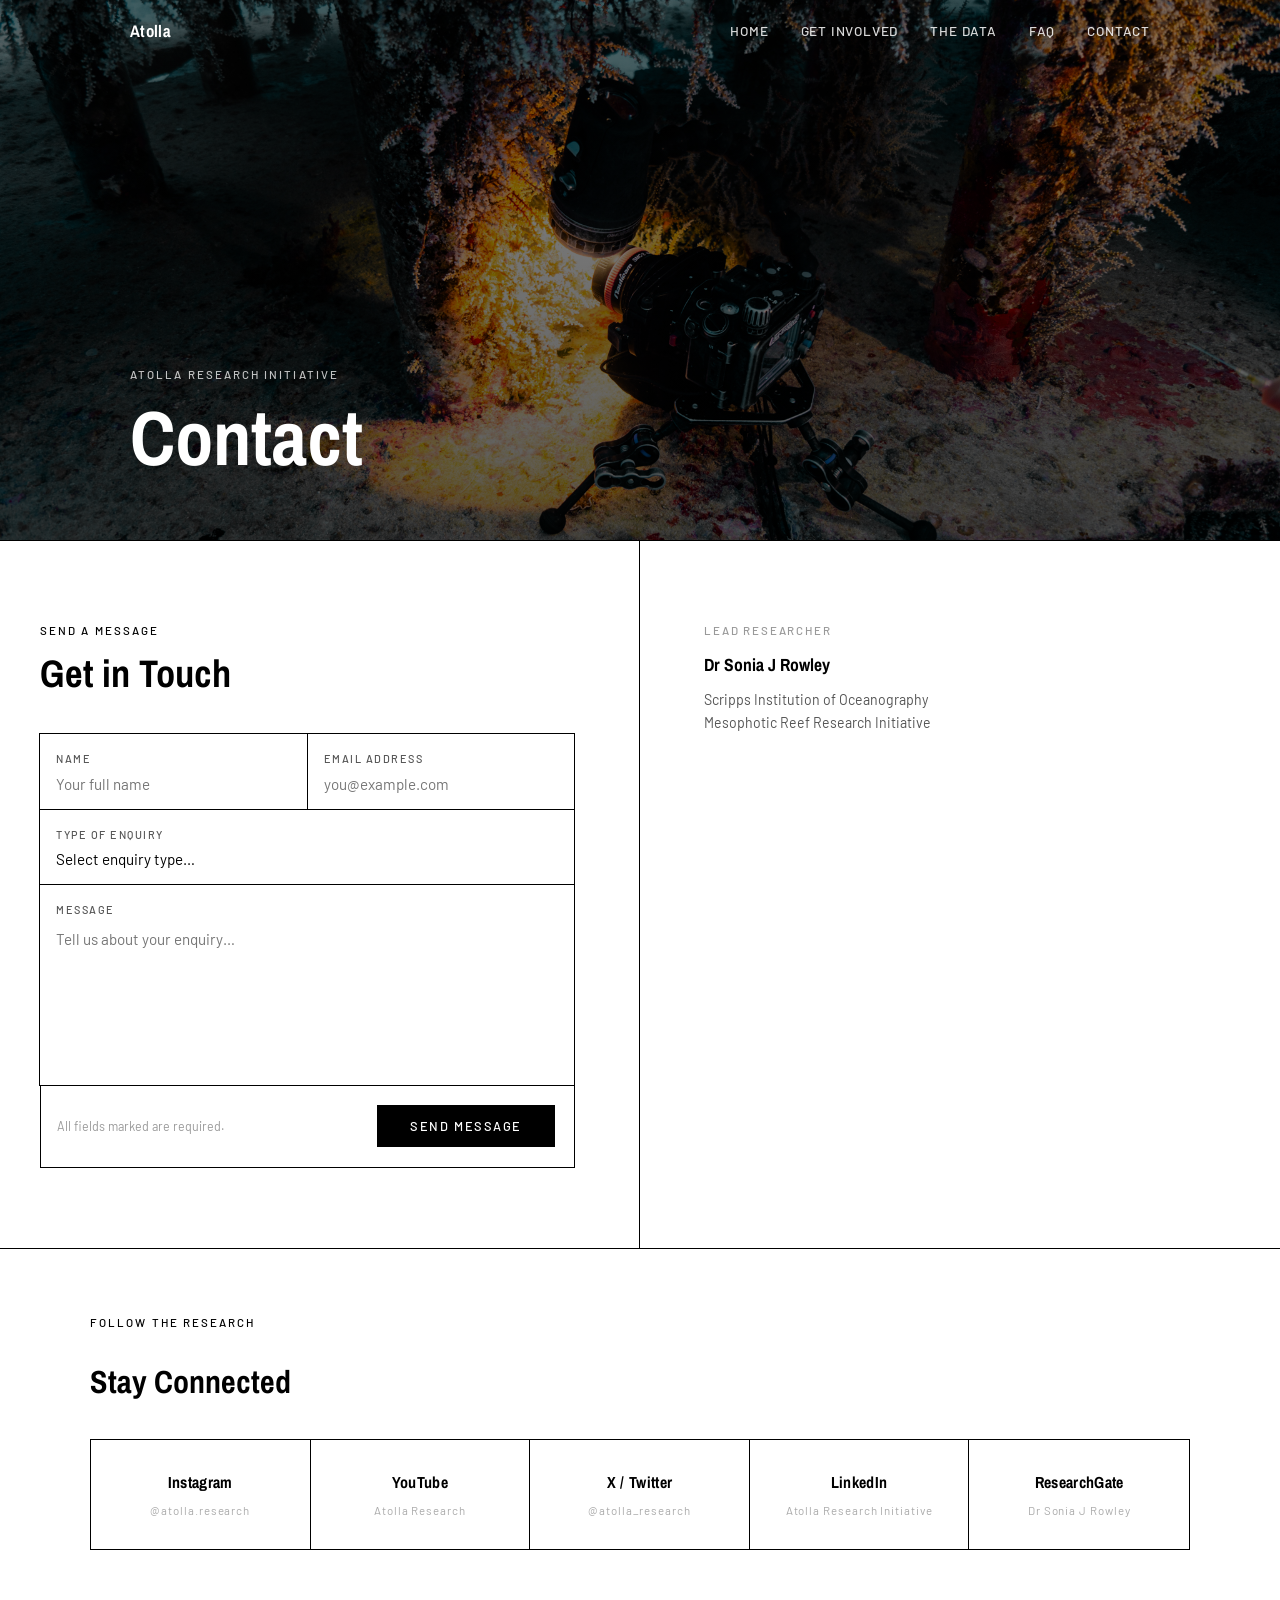
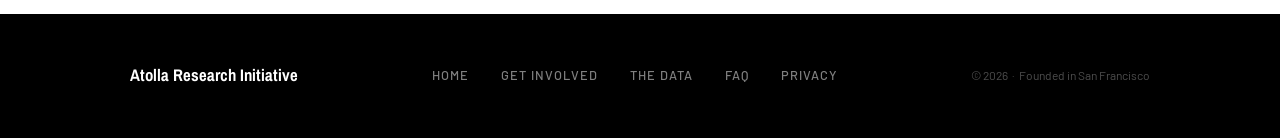
<file: contact.html>
<!DOCTYPE html>
<html lang="en">
<head>
  <meta charset="UTF-8" />
  <meta name="viewport" content="width=device-width, initial-scale=1.0" />
  <title>Contact | Atolla Research Initiative — Mesophotic Reef Research</title>
  <meta name="description" content="Contact the Atolla Research Initiative for research collaboration, media enquiries, citizen science, or to support mesophotic reef and gorgonian coral research." />
  <meta name="robots" content="index, follow, max-image-preview:large" />
  <link rel="canonical" href="https://atolla.bio/contact" />

  <meta property="og:type" content="website" />
  <meta property="og:site_name" content="Atolla Research Initiative" />
  <meta property="og:title" content="Contact the Atolla Research Initiative" />
  <meta property="og:description" content="Get in touch for research collaboration, media, citizen science, or to support mesophotic reef research." />
  <meta property="og:url" content="https://atolla.bio/contact" />
  <meta property="og:image" content="https://atolla.bio/images/og-image.jpg" />
  <meta property="og:image:width" content="1200" />
  <meta property="og:image:height" content="630" />

  <meta name="twitter:card" content="summary_large_image" />
  <meta name="twitter:title" content="Contact the Atolla Research Initiative" />
  <meta name="twitter:description" content="Research collaboration, media, citizen science, or support." />
  <meta name="twitter:image" content="https://atolla.bio/images/og-image.jpg" />

  <link rel="icon" href="/images/favicon.png" type="image/png" />
  <meta name="theme-color" content="#0a1a2f" />
  <style>
    @import url('https://fonts.googleapis.com/css2?family=Archivo+Narrow:wght@400;500;600;700&family=Barlow:wght@300;400;500&display=swap');

    *, *::before, *::after { box-sizing: border-box; margin: 0; padding: 0; }
    html { scroll-behavior: smooth; font-size: 16px; }

    body {
      font-family: 'Barlow', system-ui, sans-serif;
      font-weight: 400;
      color: #000000;
      background: #ffffff;
      line-height: 1.65;
      -webkit-font-smoothing: antialiased;
    }

    img { display: block; max-width: 100%; }
    a { color: inherit; text-decoration: none; }

    .label-upper {
      font-family: 'Barlow', sans-serif;
      font-size: 0.72rem;
      font-weight: 500;
      letter-spacing: 0.18em;
      text-transform: uppercase;
      color: #000000;
      display: block;
      margin-bottom: 0.75rem;
    }

    .label-upper--white { color: #ffffff; }

    .section-heading {
      font-family: 'Archivo Narrow', sans-serif;
      font-weight: 700;
      font-size: clamp(2rem, 4vw, 3.2rem);
      line-height: 1.1;
      color: #000000;
    }

    .section-heading--sm { font-size: clamp(1.6rem, 3vw, 2.4rem); }

    hr.divider { border: none; border-top: 1px solid #000000; margin: 0; }

    .container { max-width: 1100px; margin: 0 auto; padding: 0 40px; }
    .section { padding: 7rem 0; }

    /* ── NAV ── */
    .nav {
      position: fixed;
      top: 0; left: 0; right: 0;
      z-index: 1000;
      height: 64px;
      display: flex;
      align-items: center;
      background: transparent;
      border-bottom: 1px solid transparent;
      transition: background 0.25s, border-color 0.25s;
    }

    .nav.scrolled { background: #ffffff; border-bottom-color: #000000; }

    .nav__inner {
      max-width: 1100px;
      margin: 0 auto;
      padding: 0 40px;
      width: 100%;
      display: flex;
      align-items: center;
      justify-content: space-between;
    }

    .nav__logo {
      font-family: 'Archivo Narrow', sans-serif;
      font-weight: 700;
      font-size: 1.05rem;
      letter-spacing: 0.02em;
      color: #ffffff;
      transition: color 0.25s;
    }

    .nav.scrolled .nav__logo { color: #000000; }

    .nav__links { display: flex; align-items: center; gap: 2rem; }

    .nav__links a {
      font-family: 'Barlow', sans-serif;
      font-size: 0.85rem;
      font-weight: 500;
      letter-spacing: 0.06em;
      text-transform: uppercase;
      color: rgba(255,255,255,0.85);
      transition: color 0.2s;
    }

    .nav__links a:hover { color: #ffffff; }
    .nav.scrolled .nav__links a { color: #000000; }
    .nav.scrolled .nav__links a:hover { color: #0e7c7b; }
    .nav.scrolled .nav__links a.active { color: #000000; border-bottom: 1px solid #000000; padding-bottom: 2px; }

    .nav__hamburger {
      display: none;
      flex-direction: column;
      gap: 5px;
      cursor: pointer;
      padding: 4px;
      background: none;
      border: none;
    }

    .nav__hamburger span {
      display: block;
      width: 24px;
      height: 1.5px;
      background: #ffffff;
      transition: background 0.25s, transform 0.25s, opacity 0.25s;
    }

    .nav.scrolled .nav__hamburger span { background: #000000; }
    .nav__hamburger.open span:nth-child(1) { transform: translateY(6.5px) rotate(45deg); }
    .nav__hamburger.open span:nth-child(2) { opacity: 0; }
    .nav__hamburger.open span:nth-child(3) { transform: translateY(-6.5px) rotate(-45deg); }

    .nav__mobile {
      display: none;
      position: fixed;
      top: 64px; left: 0; right: 0;
      background: #ffffff;
      border-bottom: 1px solid #000000;
      z-index: 999;
      padding: 1.5rem 40px 2rem;
    }

    .nav__mobile.open { display: flex; flex-direction: column; gap: 1rem; }

    .nav__mobile a {
      font-family: 'Barlow', sans-serif;
      font-size: 1rem;
      font-weight: 500;
      letter-spacing: 0.06em;
      text-transform: uppercase;
      color: #000000;
      border-bottom: 1px solid #e0e0e0;
      padding-bottom: 0.75rem;
    }

    .nav__mobile a:last-child { border-bottom: none; }

    /* ── HERO ── */
    .hero {
      height: 60vh;
      min-height: 420px;
      background-image: linear-gradient(rgba(0,0,0,0.45), rgba(0,0,0,0.65)),
        url('images/Edges of Earth_Marla Tomorug_Hawaii_Oahu_Sonia J. Rowley_Dive-4731_USE.jpg');
      background-size: cover;
      background-position: center 35%;
      display: flex;
      align-items: flex-end;
      padding-bottom: 7vh;
    }

    .hero__content {
      max-width: 1100px;
      margin: 0 auto;
      padding: 0 40px;
      width: 100%;
    }

    .hero__label {
      font-family: 'Barlow', sans-serif;
      font-size: 0.72rem;
      font-weight: 500;
      letter-spacing: 0.18em;
      text-transform: uppercase;
      color: rgba(255,255,255,0.75);
      display: block;
      margin-bottom: 1rem;
    }

    .hero__h1 {
      font-family: 'Archivo Narrow', sans-serif;
      font-weight: 700;
      font-size: clamp(2.8rem, 6vw, 5rem);
      line-height: 1.0;
      color: #ffffff;
    }

    /* ── CONTACT SPLIT ── */
    .contact-split {
      display: grid;
      grid-template-columns: 1fr 1fr;
      gap: 0;
      border-top: 1px solid #000000;
    }

    /* Left: form */
    .contact-form-col {
      padding: 5rem 4rem 5rem 40px;
      border-right: 1px solid #000000;
    }

    .form-group {
      display: flex;
      flex-direction: column;
      gap: 0;
      margin-bottom: 0;
    }

    .form-row {
      display: grid;
      grid-template-columns: 1fr 1fr;
      gap: 0;
    }

    .field {
      border: 1px solid #000000;
      margin: -1px 0 0 -1px;
      display: flex;
      flex-direction: column;
    }

    .field label {
      font-family: 'Barlow', sans-serif;
      font-size: 0.68rem;
      font-weight: 500;
      letter-spacing: 0.14em;
      text-transform: uppercase;
      color: #555555;
      padding: 1rem 1rem 0.4rem;
    }

    .field input,
    .field textarea,
    .field select {
      font-family: 'Barlow', sans-serif;
      font-size: 0.95rem;
      font-weight: 400;
      color: #000000;
      background: transparent;
      border: none;
      outline: none;
      padding: 0 1rem 1rem;
      resize: none;
      -webkit-appearance: none;
    }

    .field textarea {
      min-height: 160px;
      padding-top: 0.3rem;
    }

    .field:focus-within {
      background: #f9f9f9;
      outline: 2px solid #0e7c7b;
      outline-offset: -2px;
      position: relative;
      z-index: 1;
    }

    .field--full { grid-column: 1 / -1; }

    .form-submit-row {
      border: 1px solid #000000;
      margin-top: -1px;
      display: flex;
      align-items: center;
      justify-content: space-between;
      padding: 1.2rem 1.2rem 1.2rem 1rem;
    }

    .form-note {
      font-family: 'Barlow', sans-serif;
      font-size: 0.78rem;
      color: #999999;
    }

    .btn-submit {
      font-family: 'Barlow', sans-serif;
      font-size: 0.8rem;
      font-weight: 500;
      letter-spacing: 0.12em;
      text-transform: uppercase;
      background: #000000;
      color: #ffffff;
      border: 1px solid #000000;
      padding: 0.75rem 2rem;
      cursor: pointer;
      transition: background 0.2s, border-color 0.2s;
    }

    .btn-submit:hover { background: #0e7c7b; border-color: #0e7c7b; }

    .form-confirm {
      display: none;
      font-family: 'Barlow', sans-serif;
      font-size: 0.9rem;
      color: #0e7c7b;
      margin-top: 1.5rem;
      padding: 1rem;
      border: 1px solid #0e7c7b;
    }

    /* Right: info + social */
    .contact-info-col {
      padding: 5rem 40px 5rem 4rem;
      display: flex;
      flex-direction: column;
      gap: 3rem;
    }

    .info-block { display: flex; flex-direction: column; gap: 0.6rem; }

    .info-block__label {
      font-family: 'Barlow', sans-serif;
      font-size: 0.72rem;
      font-weight: 500;
      letter-spacing: 0.16em;
      text-transform: uppercase;
      color: #999999;
    }

    .info-block__value {
      font-family: 'Archivo Narrow', sans-serif;
      font-weight: 700;
      font-size: 1.1rem;
      color: #000000;
    }

    .info-block__value a { color: #0e7c7b; transition: color 0.2s; }
    .info-block__value a:hover { color: #000000; }

    .info-block__sub {
      font-family: 'Barlow', sans-serif;
      font-size: 0.88rem;
      color: #555555;
      line-height: 1.65;
    }

    .info-divider { border-top: 1px solid #e0e0e0; }

    /* Social links — clean grid */
    .social-links {
      display: grid;
      grid-template-columns: repeat(5, 1fr);
      border: 1px solid #000000;
    }

    .social-link {
      font-family: 'Archivo Narrow', sans-serif;
      font-size: 1rem;
      font-weight: 700;
      letter-spacing: 0.02em;
      color: #000000;
      padding: 1.8rem 1.4rem;
      border-right: 1px solid #000000;
      text-align: center;
      transition: color 0.2s, background 0.2s;
      display: flex;
      flex-direction: column;
      align-items: center;
      justify-content: center;
      gap: 0.4rem;
    }

    .social-link:last-child { border-right: none; }
    .social-link:hover { color: #0e7c7b; background: #f9f9f9; }

    .social-link .social-handle {
      font-family: 'Barlow', sans-serif;
      font-size: 0.72rem;
      font-weight: 400;
      letter-spacing: 0.08em;
      color: #aaaaaa;
      text-transform: none;
    }

    /* ── INQUIRY TYPES — 3 col ── */
    .inquiry-section { background: #f5f5f5; }

    .inquiry-grid {
      display: grid;
      grid-template-columns: 1fr 1fr 1fr;
      border-top: 1px solid #000000;
    }

    .inquiry-col {
      padding: 2.5rem 2rem 2.5rem 0;
      border-right: 1px solid #000000;
    }

    .inquiry-col:last-child { border-right: none; padding-right: 0; }
    .inquiry-col:not(:first-child) { padding-left: 2rem; }

    .inquiry-col__heading {
      font-family: 'Archivo Narrow', sans-serif;
      font-weight: 700;
      font-size: 1rem;
      letter-spacing: 0.04em;
      text-transform: uppercase;
      color: #000000;
      margin-bottom: 1rem;
      padding-bottom: 1rem;
      border-bottom: 1px solid #000000;
    }

    .inquiry-col p {
      font-family: 'Barlow', sans-serif;
      font-size: 0.9rem;
      color: #444444;
      line-height: 1.7;
    }

    /* ── FOLLOW SECTION ── */
    .follow-section {
      border-top: 1px solid #000000;
      padding: 4rem 40px;
    }

    .follow-inner {
      max-width: 1100px;
      margin: 0 auto;
    }

    .follow-inner .label-upper { margin-bottom: 2rem; }
    .follow-inner .follow-heading {
      font-family: 'Archivo Narrow', sans-serif;
      font-weight: 700;
      font-size: clamp(1.4rem, 2.5vw, 2rem);
      line-height: 1.1;
      margin-bottom: 2.5rem;
    }

    /* ── FOOTER ── */
    footer {
      background: #000000;
      color: #ffffff;
      padding: 3rem 0;
    }

    .footer__inner {
      max-width: 1100px;
      margin: 0 auto;
      padding: 0 40px;
      display: flex;
      align-items: center;
      justify-content: space-between;
    }

    .footer__logo {
      font-family: 'Archivo Narrow', sans-serif;
      font-weight: 700;
      font-size: 1.05rem;
      color: #ffffff;
    }

    .footer__links { display: flex; gap: 2rem; }

    .footer__links a {
      font-family: 'Barlow', sans-serif;
      font-size: 0.8rem;
      font-weight: 500;
      letter-spacing: 0.08em;
      text-transform: uppercase;
      color: rgba(255,255,255,0.5);
      transition: color 0.2s;
    }

    .footer__links a:hover { color: #ffffff; }
    .footer__copy { font-family: 'Barlow', sans-serif; font-size: 0.75rem; color: rgba(255,255,255,0.3); }

    /* ── RESPONSIVE ── */
    @media (max-width: 900px) {
      .container { padding: 0 24px; }
      .nav__inner { padding: 0 24px; }
      .footer__inner { padding: 0 24px; }
      .nav__links { display: none; }
      .nav__hamburger { display: flex; }
      .nav__mobile { padding: 1.5rem 24px 2rem; }
      .contact-split { grid-template-columns: 1fr; }
      .contact-form-col { border-right: none; border-bottom: 1px solid #000; padding: 4rem 24px; }
      .contact-info-col { padding: 4rem 24px; }
      .form-row { grid-template-columns: 1fr; }
      .inquiry-grid { grid-template-columns: 1fr; border-top: none; }
      .inquiry-col { border-right: none; border-top: 1px solid #000; padding: 2rem 0; }
      .inquiry-col:not(:first-child) { padding-left: 0; }
      .social-links { grid-template-columns: repeat(3, 1fr); }
      .social-link:nth-child(3) { border-right: none; }
      .social-link:nth-child(4),
      .social-link:nth-child(5) { border-top: 1px solid #000; }
      .social-link:nth-child(5) { border-right: none; }
    }

    @media (max-width: 480px) {
      .container { padding: 0 20px; }
      .nav__inner { padding: 0 20px; }
      .footer__inner { padding: 0 20px; }
      .section { padding: 4.5rem 0; }
      .social-links { grid-template-columns: repeat(2, 1fr); }
      .social-link { border-right: 1px solid #000; }
      .social-link:nth-child(2n) { border-right: none; }
      .social-link:nth-child(n+3) { border-top: 1px solid #000; }
    }
  
    /* ── Accessibility: skip link + visible keyboard focus ── */
    .skip-link { position:absolute; left:-9999px; top:0; z-index:3000;
      background:#0e7c7b; color:#ffffff; padding:10px 16px;
      font-family:'Barlow',sans-serif; font-size:0.85rem; font-weight:500; }
    .skip-link:focus { left:0; }
    :focus-visible { outline:2px solid #0e7c7b; outline-offset:2px; }
  </style>
</head>
<body>
  <a class="skip-link" href="#main">Skip to content</a>

  <!-- NAV -->
  <nav class="nav" id="mainNav">
    <div class="nav__inner">
      <a class="nav__logo" href="/">Atolla</a>
      <div class="nav__links">
        <a href="/">Home</a>
        <a href="/get-involved">Get Involved</a>
        <a href="/data">The Data</a>
        <a href="/faq">FAQ</a>
        <a href="/contact" class="active">Contact</a>
      </div>
      <button class="nav__hamburger" id="hamburger" aria-label="Toggle menu" aria-expanded="false">
        <span></span><span></span><span></span>
      </button>
    </div>
  </nav>
  <span id="main" tabindex="-1"></span>

  <div class="nav__mobile" id="mobileMenu">
    <a href="/">Home</a>
    <a href="/get-involved">Get Involved</a>
    <a href="/data">The Data</a>
    <a href="/faq">FAQ</a>
    <a href="/contact">Contact</a>
  </div>

  <!-- HERO -->
  <section class="hero">
    <div class="hero__content">
      <span class="hero__label">Atolla Research Initiative</span>
      <h1 class="hero__h1">Contact</h1>
    </div>
  </section>

  <!-- CONTACT FORM + INFO -->
  <section>
    <div class="contact-split">

      <!-- LEFT: form -->
      <div class="contact-form-col">
        <span class="label-upper">Send a Message</span>
        <h2 class="section-heading section-heading--sm" style="margin-bottom: 2.5rem;">Get in Touch</h2>

        <form id="contactForm" novalidate>
          <div class="form-group">
            <div class="form-row">
              <div class="field">
                <label for="cf-name">Name</label>
                <input type="text" id="cf-name" name="name" placeholder="Your full name" autocomplete="name" required />
              </div>
              <div class="field">
                <label for="cf-email">Email Address</label>
                <input type="email" id="cf-email" name="email" placeholder="you@example.com" autocomplete="email" required />
              </div>
            </div>
            <div class="form-row">
              <div class="field field--full">
                <label for="cf-type">Type of Enquiry</label>
                <select id="cf-type" name="type">
                  <option value="" disabled selected>Select enquiry type…</option>
                  <option value="research">Research &amp; Collaboration</option>
                  <option value="media">Media &amp; Press</option>
                  <option value="citizen">Citizen Science Programme</option>
                  <option value="involved">Get Involved / Volunteering</option>
                  <option value="general">General Enquiry</option>
                </select>
              </div>
            </div>
            <div class="form-row">
              <div class="field field--full">
                <label for="cf-message">Message</label>
                <textarea id="cf-message" name="message" placeholder="Tell us about your enquiry…" required></textarea>
              </div>
            </div>
            <div class="form-submit-row">
              <span class="form-note">All fields marked are required.</span>
              <button type="submit" class="btn-submit">Send Message</button>
            </div>
          </div>
        </form>

        <div class="form-confirm" id="formConfirm">
          Message received &mdash; we will be in touch shortly.
        </div>
      </div>

      <!-- RIGHT: info + social -->
      <div class="contact-info-col">

        <div class="info-block">
          <span class="info-block__label">Lead Researcher</span>
          <div class="info-block__value">Dr Sonia J Rowley</div>
          <p class="info-block__sub">Scripps Institution of Oceanography<br>Mesophotic Reef Research Initiative</p>
        </div>

      </div>
    </div>
  </section>

  <!-- FOLLOW THE RESEARCH -->
  <section class="follow-section">
    <div class="follow-inner">
      <span class="label-upper">Follow the Research</span>
      <div class="follow-heading">Stay Connected</div>
      <div class="social-links">
        <a href="#" class="social-link" target="_blank" rel="noopener">
          Instagram
          <span class="social-handle">@atolla.research</span>
        </a>
        <a href="#" class="social-link" target="_blank" rel="noopener">
          YouTube
          <span class="social-handle">Atolla Research</span>
        </a>
        <a href="#" class="social-link" target="_blank" rel="noopener">
          X / Twitter
          <span class="social-handle">@atolla_research</span>
        </a>
        <a href="#" class="social-link" target="_blank" rel="noopener">
          LinkedIn
          <span class="social-handle">Atolla Research Initiative</span>
        </a>
        <a href="#" class="social-link" target="_blank" rel="noopener">
          ResearchGate
          <span class="social-handle">Dr Sonia J Rowley</span>
        </a>
      </div>
    </div>
  </section>

  <!-- FOOTER -->
  <footer>
    <div class="footer__inner">
      <div class="footer__logo">Atolla Research Initiative</div>
      <div class="footer__links">
        <a href="/">Home</a>
        <a href="/get-involved">Get Involved</a>
        <a href="/data">The Data</a>
        <a href="/faq">FAQ</a>
        <a href="/privacy">Privacy</a>
      </div>
      <div class="footer__copy">&copy; 2026 &nbsp;&middot;&nbsp; Founded in San Francisco</div>
    </div>
  </footer>

  <script>
    const nav = document.getElementById('mainNav');
    function updateNav() { nav.classList.toggle('scrolled', window.scrollY > 60); }
    window.addEventListener('scroll', updateNav, { passive: true });
    updateNav();

    const hamburger = document.getElementById('hamburger');
    const mobileMenu = document.getElementById('mobileMenu');
    hamburger.addEventListener('click', () => {
      const isOpen = mobileMenu.classList.toggle('open');
      hamburger.classList.toggle('open', isOpen);
      hamburger.setAttribute('aria-expanded', isOpen);
    });
    mobileMenu.querySelectorAll('a').forEach(link => {
      link.addEventListener('click', () => {
        mobileMenu.classList.remove('open');
        hamburger.classList.remove('open');
        hamburger.setAttribute('aria-expanded', 'false');
      });
    });

    document.getElementById('contactForm').addEventListener('submit', function(e) {
      e.preventDefault();
      const name = document.getElementById('cf-name');
      const email = document.getElementById('cf-email');
      const message = document.getElementById('cf-message');
      if (!name.value || !email.value || !email.checkValidity() || !message.value) {
        [name, email, message].forEach(f => {
          if (!f.value || (f.type === 'email' && !f.checkValidity())) {
            f.style.outline = '2px solid #e8715a';
          }
        });
        return;
      }
      this.style.display = 'none';
      do
</file>
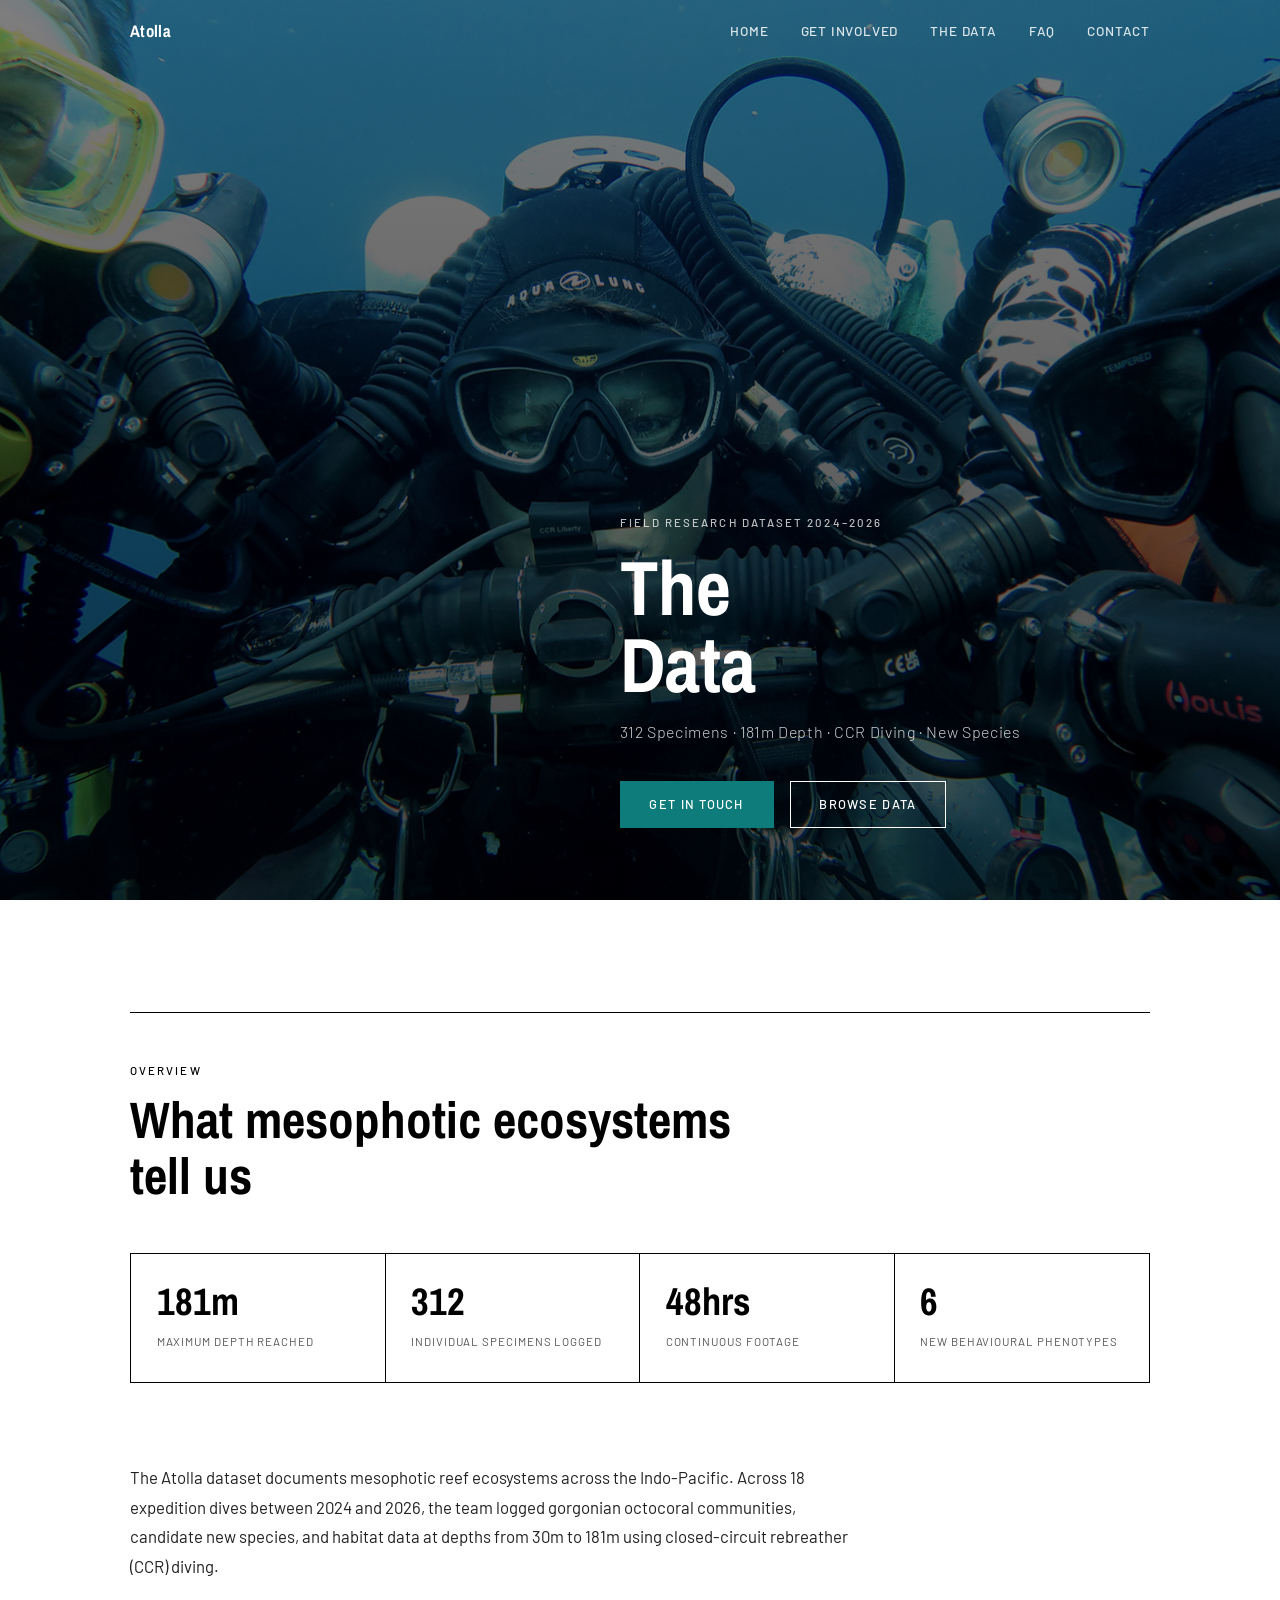
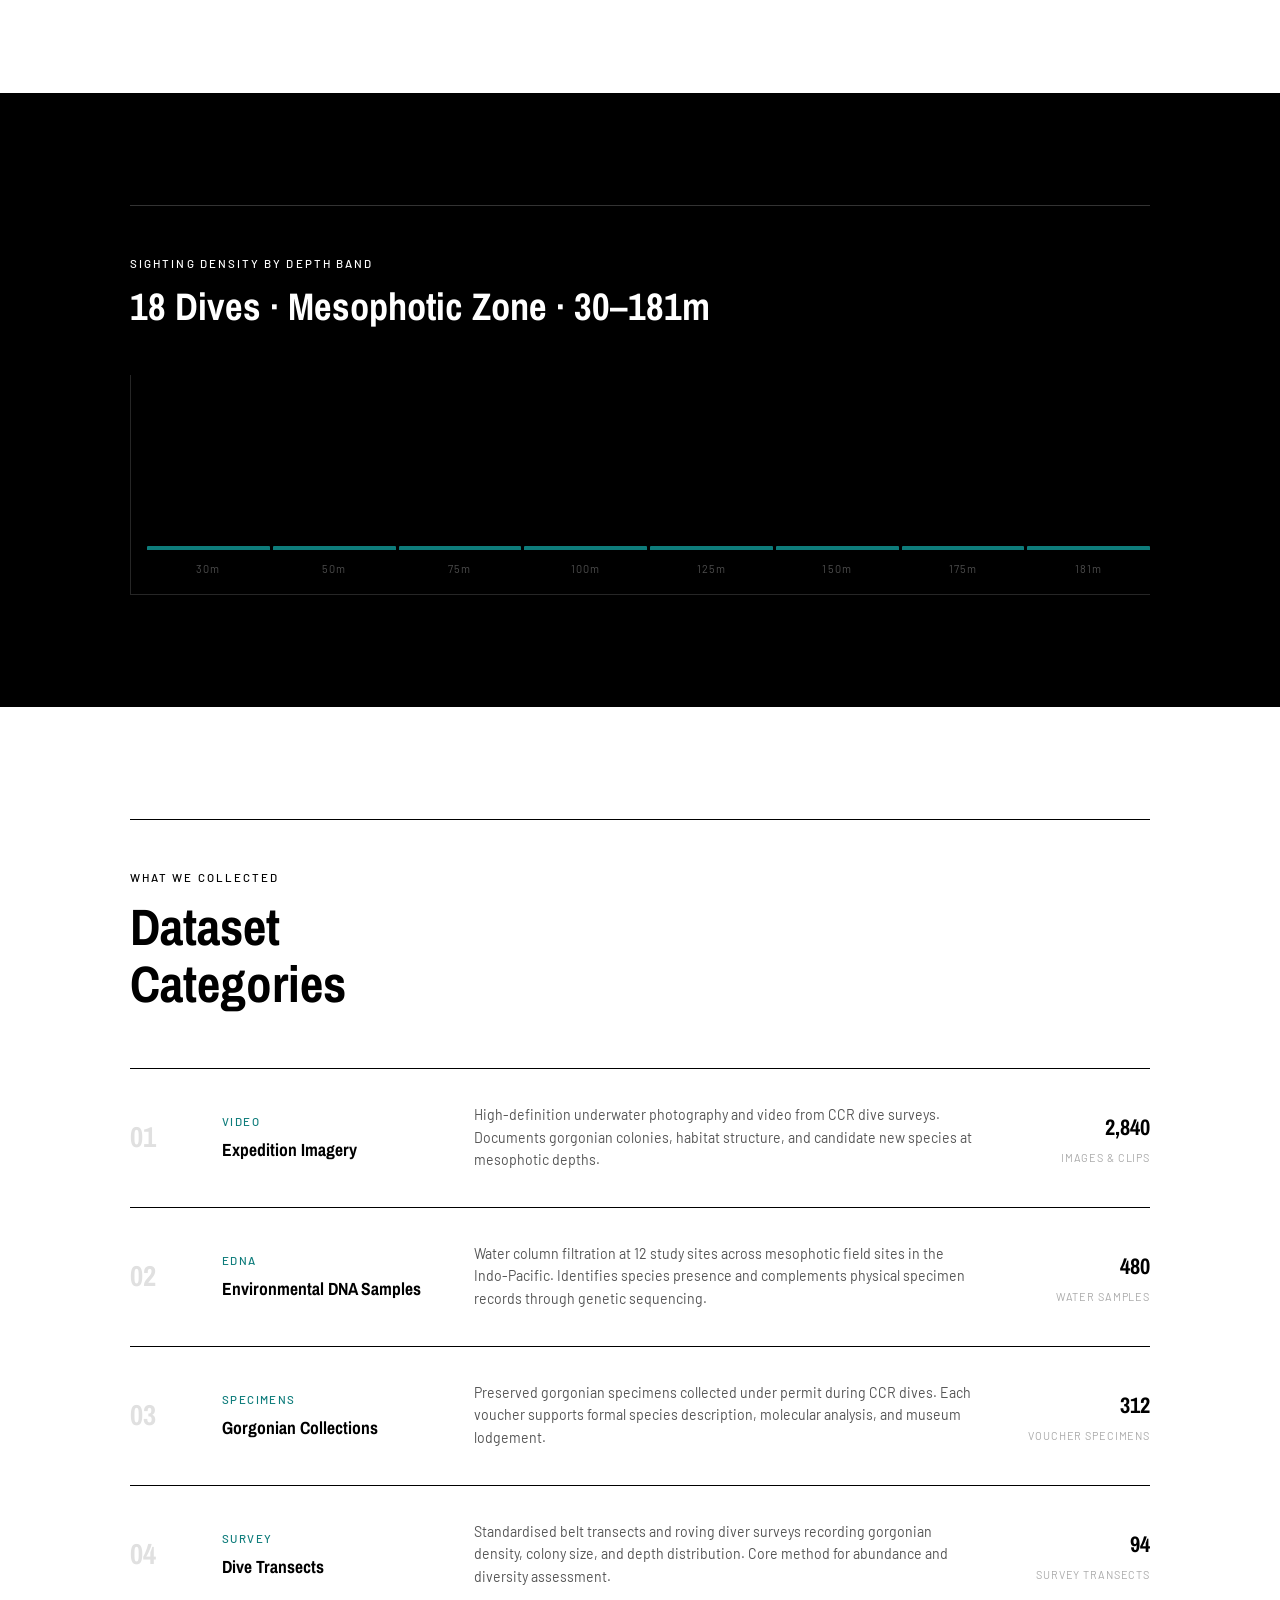
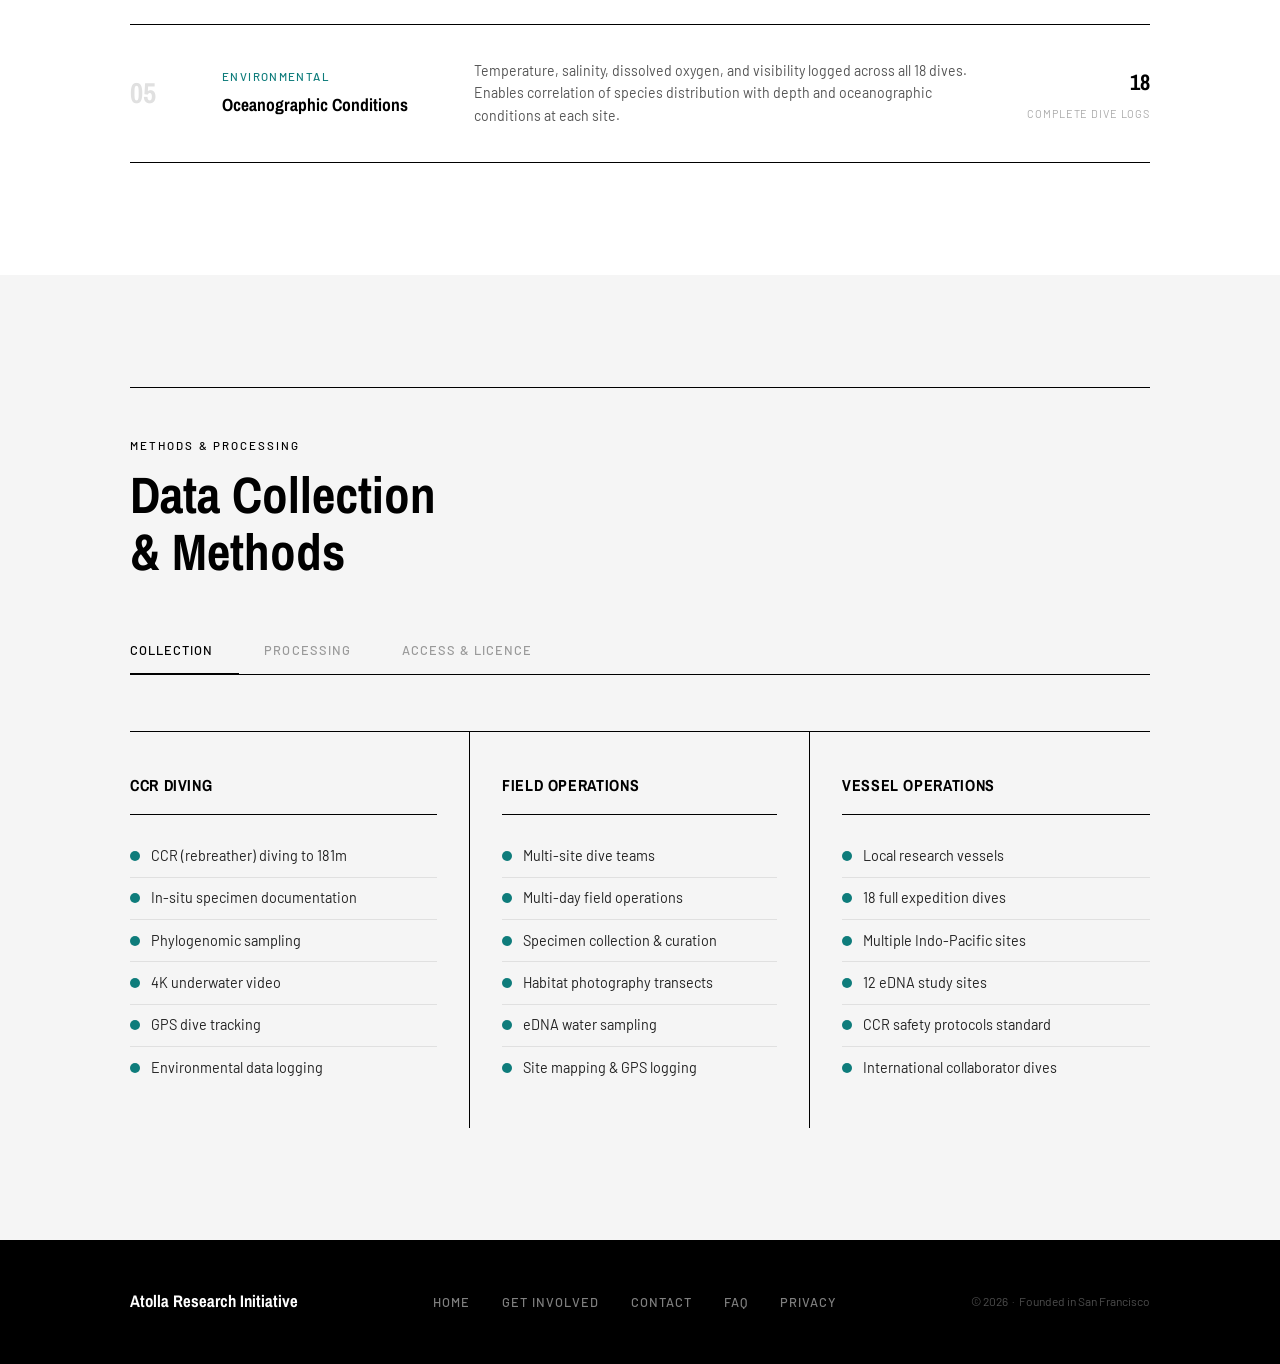
<file: data.html>
<!DOCTYPE html>
<html lang="en">
<head>
  <meta charset="UTF-8" />
  <meta name="viewport" content="width=device-width, initial-scale=1.0" />
  <title>The Data | Mesophotic Reef Dataset 30–181m — Atolla Initiative</title>
  <meta name="description" content="Open mesophotic reef dataset: 312 gorgonian specimens, eDNA, video and dive transects from 30–181m across the Indo-Pacific, released under CC BY 4.0." />
  <meta name="robots" content="index, follow, max-image-preview:large" />
  <link rel="canonical" href="https://atolla.bio/data" />

  <meta property="og:type" content="website" />
  <meta property="og:site_name" content="Atolla Research Initiative" />
  <meta property="og:title" content="The Data — Mesophotic Reef Dataset (30–181m)" />
  <meta property="og:description" content="312 gorgonian specimens, eDNA samples, 2,840 images and 94 dive transects from mesophotic reefs across the Indo-Pacific. Open access, CC BY 4.0." />
  <meta property="og:url" content="https://atolla.bio/data" />
  <meta property="og:image" content="https://atolla.bio/images/og-image.jpg" />
  <meta property="og:image:width" content="1200" />
  <meta property="og:image:height" content="630" />

  <meta name="twitter:card" content="summary_large_image" />
  <meta name="twitter:title" content="The Data — Mesophotic Reef Dataset (30–181m)" />
  <meta name="twitter:description" content="312 gorgonian specimens, eDNA, video and transects from mesophotic reefs. Open access, CC BY 4.0." />
  <meta name="twitter:image" content="https://atolla.bio/images/og-image.jpg" />

  <link rel="icon" href="/images/favicon.png" type="image/png" />
  <meta name="theme-color" content="#0a1a2f" />

  <!-- Dataset structured data — eligible for Google Dataset Search -->
  <script type="application/ld+json">
  {
    "@context": "https://schema.org",
    "@type": "Dataset",
    "name": "Atolla Mesophotic Reef Dataset (2024–2026)",
    "description": "Field dataset documenting mesophotic reef ecosystems and gorgonian octocoral communities across the Indo-Pacific at depths of 30–181m. Includes 312 voucher specimens, 480 eDNA water samples, 2,840 images and clips, 94 dive transects, and 18 oceanographic dive logs collected via closed-circuit rebreather (CCR) diving.",
    "url": "https://atolla.bio/data",
    "keywords": [
      "mesophotic coral ecosystems",
      "gorgonian octocoral",
      "deep reef",
      "eDNA",
      "CCR diving",
      "Indo-Pacific",
      "marine biodiversity"
    ],
    "license": "https://creativecommons.org/licenses/by/4.0/",
    "isAccessibleForFree": true,
    "creator": {
      "@type": "Organization",
      "name": "Atolla Research Initiative",
      "url": "https://atolla.bio/"
    },
    "temporalCoverage": "2024/2026",
    "spatialCoverage": {
      "@type": "Place",
      "name": "Indo-Pacific mesophotic reefs (Pohnpei, Lombok, Wakatobi, Timor-Leste)"
    }
  }
  </script>
  <style>
    @import url('https://fonts.googleapis.com/css2?family=Archivo+Narrow:wght@400;500;600;700&family=Barlow:wght@300;400;500&display=swap');

    *, *::before, *::after { box-sizing: border-box; margin: 0; padding: 0; }
    html { scroll-behavior: smooth; font-size: 16px; }

    body {
      font-family: 'Barlow', system-ui, sans-serif;
      font-weight: 400;
      color: #000000;
      background: #ffffff;
      line-height: 1.65;
      -webkit-font-smoothing: antialiased;
    }

    img { display: block; max-width: 100%; }
    a { color: inherit; text-decoration: none; }
    ul { list-style: none; }

    .label-upper {
      font-family: 'Barlow', sans-serif;
      font-size: 0.72rem;
      font-weight: 500;
      letter-spacing: 0.18em;
      text-transform: uppercase;
      color: #000000;
      display: block;
      margin-bottom: 0.75rem;
    }

    .label-upper--white { color: #ffffff; }

    .section-heading {
      font-family: 'Archivo Narrow', sans-serif;
      font-weight: 700;
      font-size: clamp(2rem, 4vw, 3.2rem);
      line-height: 1.1;
      color: #000000;
    }

    .section-heading--white { color: #ffffff; }
    .section-heading--sm { font-size: clamp(1.6rem, 3vw, 2.4rem); }

    hr.divider { border: none; border-top: 1px solid #000000; margin: 0; }
    hr.divider--white { border-top-color: rgba(255,255,255,0.2); }

    .container { max-width: 1100px; margin: 0 auto; padding: 0 40px; }
    .section { padding: 7rem 0; }
    .section--dark { background: #000000; color: #ffffff; }
    .section--light-grey { background: #f5f5f5; }

    .dot {
      width: 10px;
      height: 10px;
      border-radius: 50%;
      background: #0e7c7b;
      flex-shrink: 0;
    }

    /* ── NAV ── */
    .nav {
      position: fixed;
      top: 0; left: 0; right: 0;
      z-index: 1000;
      height: 64px;
      display: flex;
      align-items: center;
      background: transparent;
      border-bottom: 1px solid transparent;
      transition: background 0.25s, border-color 0.25s;
    }

    .nav.scrolled { background: #ffffff; border-bottom-color: #000000; }

    .nav__inner {
      max-width: 1100px;
      margin: 0 auto;
      padding: 0 40px;
      width: 100%;
      display: flex;
      align-items: center;
      justify-content: space-between;
    }

    .nav__logo {
      font-family: 'Archivo Narrow', sans-serif;
      font-weight: 700;
      font-size: 1.05rem;
      letter-spacing: 0.02em;
      color: #ffffff;
      transition: color 0.25s;
    }

    .nav.scrolled .nav__logo { color: #000000; }

    .nav__links { display: flex; align-items: center; gap: 2rem; }

    .nav__links a {
      font-family: 'Barlow', sans-serif;
      font-size: 0.85rem;
      font-weight: 500;
      letter-spacing: 0.06em;
      text-transform: uppercase;
      color: rgba(255,255,255,0.85);
      transition: color 0.2s;
    }

    .nav__links a:hover { color: #ffffff; }
    .nav.scrolled .nav__links a { color: #000000; }
    .nav.scrolled .nav__links a:hover { color: #0e7c7b; }

    .nav__links a.btn-nav-donate {
      background: #e8715a;
      color: #ffffff !important;
      padding: 0.45rem 1.1rem;
      font-size: 0.8rem;
    }

    .nav__links a.btn-nav-donate:hover { background: #cf5640; }

    .nav__hamburger {
      display: none;
      flex-direction: column;
      gap: 5px;
      cursor: pointer;
      padding: 4px;
      background: none;
      border: none;
    }

    .nav__hamburger span {
      display: block;
      width: 24px;
      height: 1.5px;
      background: #ffffff;
      transition: background 0.25s, transform 0.25s, opacity 0.25s;
    }

    .nav.scrolled .nav__hamburger span { background: #000000; }
    .nav__hamburger.open span:nth-child(1) { transform: translateY(6.5px) rotate(45deg); }
    .nav__hamburger.open span:nth-child(2) { opacity: 0; }
    .nav__hamburger.open span:nth-child(3) { transform: translateY(-6.5px) rotate(-45deg); }

    .nav__mobile {
      display: none;
      position: fixed;
      top: 64px; left: 0; right: 0;
      background: #ffffff;
      border-bottom: 1px solid #000000;
      z-index: 999;
      padding: 1.5rem 40px 2rem;
    }

    .nav__mobile.open { display: flex; flex-direction: column; gap: 1rem; }

    .nav__mobile a {
      font-family: 'Barlow', sans-serif;
      font-size: 1rem;
      font-weight: 500;
      letter-spacing: 0.06em;
      text-transform: uppercase;
      color: #000000;
      border-bottom: 1px solid #e0e0e0;
      padding-bottom: 0.75rem;
    }

    .nav__mobile a:last-child { border-bottom: none; }

    /* ── HERO ── */
    .hero {
      height: 100vh;
      min-height: 600px;
      background-image: linear-gradient(rgba(0,0,0,0.5), rgba(0,0,0,0.72)),
        url('images/data.jpg');
      background-size: cover;
      background-position: center 60%;
      display: flex;
      align-items: flex-end;
      padding-bottom: 8vh;
    }

    .hero__content {
      max-width: 1100px;
      margin: 0 auto;
      padding: 0 40px;
      width: 100%;
      display: flex;
      justify-content: flex-end;
    }

    .hero__text { width: 52%; }

    .hero__label {
      font-family: 'Barlow', sans-serif;
      font-size: 0.72rem;
      font-weight: 500;
      letter-spacing: 0.18em;
      text-transform: uppercase;
      color: rgba(255,255,255,0.75);
      display: block;
      margin-bottom: 1.1rem;
    }

    .hero__h1 {
      font-family: 'Archivo Narrow', sans-serif;
      font-weight: 700;
      font-size: clamp(2.8rem, 6vw, 5rem);
      line-height: 1.0;
      color: #ffffff;
      margin-bottom: 1rem;
    }

    .hero__subline {
      font-family: 'Barlow', sans-serif;
      font-size: 1rem;
      font-weight: 300;
      color: rgba(255,255,255,0.8);
      letter-spacing: 0.04em;
      margin-bottom: 2.2rem;
    }

    .hero__btns { display: flex; gap: 1rem; flex-wrap: wrap; }

    .btn {
      font-family: 'Barlow', sans-serif;
      font-size: 0.8rem;
      font-weight: 500;
      letter-spacing: 0.1em;
      text-transform: uppercase;
      padding: 0.75rem 1.8rem;
      display: inline-block;
      cursor: pointer;
      transition: background 0.2s, color 0.2s, border-color 0.2s;
    }

    .btn--teal { background: #0e7c7b; color: #ffffff; border: 1px solid #0e7c7b; }
    .btn--teal:hover { background: #0a5e5d; border-color: #0a5e5d; }
    .btn--coral { background: #e8715a; color: #ffffff; border: 1px solid #e8715a; }
    .btn--coral:hover { background: #cf5640; border-color: #cf5640; }
    .btn--outline-white { background: transparent; color: #ffffff; border: 1px solid #ffffff; }
    .btn--outline-white:hover { background: rgba(255,255,255,0.12); }
    .btn--outline-black { background: transparent; color: #000000; border: 1px solid #000000; }
    .btn--outline-black:hover { background: #000000; color: #ffffff; }

    /* ── STATS GRID ── */
    .stats-grid {
      display: grid;
      grid-template-columns: repeat(4, 1fr);
      border: 1px solid #000000;
      margin-top: 3rem;
    }

    .stat-cell { padding: 1.8rem 1.6rem; border-right: 1px solid #000000; }
    .stat-cell:last-child { border-right: none; }

    .stat-cell__number {
      font-family: 'Archivo Narrow', sans-serif;
      font-weight: 700;
      font-size: clamp(2rem, 3vw, 2.8rem);
      line-height: 1;
      color: #000000;
      display: block;
      margin-bottom: 0.4rem;
    }

    .stat-cell__label {
      font-family: 'Barlow', sans-serif;
      font-size: 0.72rem;
      font-weight: 400;
      letter-spacing: 0.08em;
      text-transform: uppercase;
      color: #555555;
    }

    /* ── ABOUT TEXT ── */
    .intro__grid {
      display: grid;
      grid-template-columns: 1fr 1fr;
      gap: 5rem;
      align-items: start;
    }

    .intro__body {
      font-family: 'Barlow', sans-serif;
      font-size: 1.05rem;
      color: #222222;
      line-height: 1.75;
      margin-top: 1.5rem;
    }

    .intro__body + .intro__body { margin-top: 1.2rem; }

    /* ── DEPTH CHART — dark section ── */
    .chart-section {
      background: #000000;
      padding: 7rem 0;
      color: #ffffff;
    }

    .depth-chart {
      margin-top: 3rem;
      display: flex;
      gap: 3px;
      align-items: flex-end;
      height: 220px;
      border-left: 1px solid rgba(255,255,255,0.15);
      border-bottom: 1px solid rgba(255,255,255,0.15);
      padding: 0 0 16px 16px;
    }

    .bar-group {
      display: flex;
      flex-direction: column;
      align-items: center;
      gap: 10px;
      flex: 1;
    }

    .bar {
      width: 100%;
      background: #0e7c7b;
      border-radius: 1px 1px 0 0;
      transition: opacity 0.2s;
      min-height: 4px;
    }

    .bar-group:hover .bar { opacity: 0.7; }

    .bar-label {
      font-family: 'Barlow', sans-serif;
      font-size: 0.68rem;
      letter-spacing: 0.1em;
      color: rgba(255,255,255,0.3);
      text-align: center;
      white-space: nowrap;
    }

    /* ── DATA CATEGORIES — rows ── */
    .categories { border-top: 1px solid #000000; }

    .category-row {
      display: grid;
      grid-template-columns: 60px 220px 1fr 140px;
      gap: 2rem;
      padding: 2.2rem 0;
      border-bottom: 1px solid #000000;
      align-items: center;
      transition: background 0.2s;
    }

    .category-row:hover {
      background: #f9f9f9;
      margin: 0 -40px;
      padding: 2.2rem 40px;
    }

    .cat-num {
      font-family: 'Archivo Narrow', sans-serif;
      font-weight: 700;
      font-size: 1.8rem;
      color: #e0e0e0;
      line-height: 1;
    }

    .cat-type {
      font-family: 'Barlow', sans-serif;
      font-size: 0.72rem;
      font-weight: 500;
      letter-spacing: 0.12em;
      text-transform: uppercase;
      color: #0e7c7b;
      margin-bottom: 0.25rem;
    }

    .cat-name {
      font-family: 'Archivo Narrow', sans-serif;
      font-weight: 700;
      font-size: 1.1rem;
      color: #000000;
    }

    .cat-desc {
      font-family: 'Barlow', sans-serif;
      font-size: 0.88rem;
      color: #555555;
      line-height: 1.6;
    }

    .cat-count {
      font-family: 'Archivo Narrow', sans-serif;
      font-weight: 700;
      font-size: 1.4rem;
      color: #000000;
      text-align: right;
    }

    .cat-count span {
      display: block;
      font-family: 'Barlow', sans-serif;
      font-size: 0.68rem;
      font-weight: 400;
      letter-spacing: 0.08em;
      text-transform: uppercase;
      color: #aaaaaa;
      margin-top: 0.2rem;
    }

    /* ── CTAB panels (same as index) ── */
    .ctab-nav {
      display: flex;
      border-bottom: 1px solid #000000;
      margin-bottom: 3.5rem;
    }

    .ctab-btn {
      font-family: 'Barlow', sans-serif;
      font-size: 0.8rem;
      font-weight: 500;
      letter-spacing: 0.08em;
      text-transform: uppercase;
      padding: 0.9rem 1.6rem;
      border: none;
      border-bottom: 2px solid transparent;
      background: none;
      cursor: pointer;
      color: #999999;
      transition: color 0.2s, border-color 0.2s;
      margin-bottom: -1px;
      white-space: nowrap;
    }

    .ctab-btn:first-child { padding-left: 0; }
    .ctab-btn.active { color: #000000; border-bottom-color: #000000; }
    .ctab-btn:hover { color: #000000; }
    .ctab-panel { display: none; }
    .ctab-panel.active { display: block; }

    /* ── RESEARCH COLS ── */
    .research__cols {
      display: grid;
      grid-template-columns: 1fr 1fr 1fr;
      border-top: 1px solid #000000;
    }

    .research-col {
      padding: 2.5rem 2rem 2.5rem 0;
      border-right: 1px solid #000000;
    }

    .research-col:last-child { border-right: none; padding-right: 0; }
    .research-col:not(:first-child) { padding-left: 2rem; }

    .research-col__heading {
      font-family: 'Archivo Narrow', sans-serif;
      font-weight: 700;
      font-size: 1rem;
      letter-spacing: 0.04em;
      text-transform: uppercase;
      color: #000000;
      margin-bottom: 1.25rem;
      padding-bottom: 1rem;
      border-bottom: 1px solid #000000;
    }

    .research-col__list li {
      display: flex;
      align-items: center;
      gap: 0.7rem;
      padding: 0.55rem 0;
      font-family: 'Barlow', sans-serif;
      font-size: 0.9rem;
      color: #222222;
      border-bottom: 1px solid #e0e0e0;
    }

    .research-col__list li:last-child { border-bottom: none; }

    /* ── OPEN DATA SPLIT ── */
    .open-data-split {
      display: grid;
      grid-template-columns: 1fr 1fr;
      border-top: 1px solid #000000;
      min-height: 50vh;
    }

    .open-data-split__text {
      padding: 5rem 4rem 5rem 40px;
      display: flex;
      flex-direction: column;
      justify-content: center;
      gap: 1.5rem;
    }

    .open-data-split__text p {
      font-family: 'Barlow', sans-serif;
      font-size: 1rem;
      color: #444444;
      line-height: 1.7;
      max-width: 440px;
    }

    .open-data-split__dark {
      background: #000000;
      padding: 5rem;
      display: flex;
      flex-direction: column;
      justify-content: center;
      gap: 2rem;
      border-left: 1px solid #000000;
    }

    .dataset-card {
      border: 1px solid rgba(255,255,255,0.15);
      padding: 1.5rem;
    }

    .dataset-card__label {
      font-family: 'Barlow', sans-serif;
      font-size: 0.68rem;
      font-weight: 500;
      letter-spacing: 0.14em;
      text-transform: uppercase;
      color: #0e7c7b;
      margin-bottom: 0.5rem;
    }

    .dataset-card__name {
      font-family: 'Archivo Narrow', sans-serif;
      font-weight: 700;
      font-size: 1rem;
      color: #ffffff;
      margin-bottom: 0.4rem;
    }

    .dataset-card__meta {
      font-family: 'Barlow', sans-serif;
      font-size: 0.78rem;
      color: rgba(255,255,255,0.4);
      letter-spacing: 0.04em;
    }

    /* ── FOOTER ── */
    footer {
      background: #000000;
      color: #ffffff;
      padding: 3rem 0;
    }

    .footer__inner {
      max-width: 1100px;
      margin: 0 auto;
      padding: 0 40px;
      display: flex;
      align-items: center;
      justify-content: space-between;
    }

    .footer__logo {
      font-family: 'Archivo Narrow', sans-serif;
      font-weight: 700;
      font-size: 1.05rem;
      color: #ffffff;
    }

    .footer__links { display: flex; gap: 2rem; }

    .footer__links a {
      font-family: 'Barlow', sans-serif;
      font-size: 0.8rem;
      font-weight: 500;
      letter-spacing: 0.08em;
      text-transform: uppercase;
      color: rgba(255,255,255,0.5);
      transition: color 0.2s;
    }

    .footer__links a:hover { color: #ffffff; }
    .footer__copy { font-family: 'Barlow', sans-serif; font-size: 0.75rem; color: rgba(255,255,255,0.3); }

    /* ── RESPONSIVE ── */
    @media (max-width: 900px) {
      .container { padding: 0 24px; }
      .nav__inner { padding: 0 24px; }
      .footer__inner { padding: 0 24px; }
      .nav__links { display: none; }
      .nav__hamburger { display: flex; }
      .nav__mobile { padding: 1.5rem 24px 2rem; }
      .hero__text { width: 75%; }
      .stats-grid { grid-template-columns: repeat(2, 1fr); }
      .stat-cell:nth-child(2) { border-right: none; }
      .stat-cell:nth-child(3) { border-right: 1px solid #000; border-top: 1px solid #000; }
      .stat-cell:nth-child(4) { border-right: none; border-top: 1px solid #000; }
      .intro__grid { grid-template-columns: 1fr; gap: 2rem; }
      .category-row { grid-template-columns: 50px 1fr; gap: 1rem; }
      .category-row .cat-desc,
      .category-row .cat-count { display: none; }
      .research__cols { grid-template-columns: 1fr; border-top: none; }
      .research-col { border-right: none; border-top: 1px solid #000; padding: 2rem 0; }
      .research-col:not(:first-child) { padding-left: 0; }
      .open-data-split { grid-template-columns: 1fr; }
      .open-data-split__text { padding: 4rem 24px 3rem; }
      .open-data-split__dark { border-left: none; border-top: 1px solid #333; padding: 3rem 24px; }
      .ctab-nav { overflow-x: auto; }
    }

    @media (max-width: 480px) {
      .container { padding: 0 20px; }
      .nav__inner { padding: 0 20px; }
      .footer__inner { padding: 0 20px; }
      .section { padding: 4.5rem 0; }
      .hero__text { width: 100%; }
      .stats-grid { grid-template-columns: 1fr 1fr; }
    }
  
    /* ── Accessibility: skip link + visible keyboard focus ── */
    .skip-link { position:absolute; left:-9999px; top:0; z-index:3000;
      background:#0e7c7b; color:#ffffff; padding:10px 16px;
      font-family:'Barlow',sans-serif; font-size:0.85rem; font-weight:500; }
    .skip-link:focus { left:0; }
    :focus-visible { outline:2px solid #0e7c7b; outline-offset:2px; }
  </style>
</head>
<body>
  <a class="skip-link" href="#main">Skip to content</a>

  <!-- NAV -->
  <nav class="nav" id="mainNav">
    <div class="nav__inner">
      <a class="nav__logo" href="/">Atolla</a>
      <div class="nav__links">
        <a href="/">Home</a>
        <a href="/get-involved">Get Involved</a>
        <a href="/data">The Data</a>
        <a href="/faq">FAQ</a>
        <a href="/contact">Contact</a>
      </div>
      <button class="nav__hamburger" id="hamburger" aria-label="Toggle menu" aria-expanded="false">
        <span></span><span></span><span></span>
      </button>
    </div>
  </nav>
  <span id="main" tabindex="-1"></span>

  <div class="nav__mobile" id="mobileMenu">
    <a href="/">Home</a>
    <a href="/get-involved">Get Involved</a>
    <a href="/data">The Data</a>
    <a href="/faq">FAQ</a>
    <a href="/contact">Contact</a>
  </div>

  <!-- HERO -->
  <section class="hero" id="home">
    <div class="hero__content">
      <div class="hero__text">
        <span class="hero__label">Field Research Dataset 2024&ndash;2026</span>
        <h1 class="hero__h1">The<br>Data</h1>
        <p class="hero__subline">312 Specimens &middot; 181m Depth &middot; CCR Diving &middot; New Species</p>
        <div class="hero__btns">
          <a href="/contact" class="btn btn--teal">Get in Touch</a>
          <a href="#categories" class="btn btn--outline-white">Browse Data</a>
        </div>
      </div>
    </div>
  </section>

  <!-- STATS + INTRO -->
  <section class="section" id="overview">
    <div class="container">
      <hr class="divider" style="margin-bottom: 3rem;">
      <span class="label-upper">Overview</span>
      <h2 class="section-heading">What mesophotic ecosystems<br>tell us</h2>

      <div class="stats-grid">
        <div class="stat-cell">
          <span class="stat-cell__number">181m</span>
          <span class="stat-cell__label">Maximum depth reached</span>
        </div>
        <div class="stat-cell">
          <span class="stat-cell__number">312</span>
          <span class="stat-cell__label">Individual specimens logged</span>
        </div>
        <div class="stat-cell">
          <span class="stat-cell__number">48hrs</span>
          <span class="stat-cell__label">Continuous footage</span>
        </div>
        <div class="stat-cell">
          <span class="stat-cell__number">6</span>
          <span class="stat-cell__label">New behavioural phenotypes</span>
        </div>
      </div>

      <div style="margin-top: 5rem; max-width: 720px;">
        <p class="intro__body">
          The Atolla dataset documents mesophotic reef ecosystems across the Indo-Pacific. Across 18 expedition dives between 2024 and 2026, the team logged gorgonian octocoral communities, candidate new species, and habitat data at depths from 30m to 181m using closed-circuit rebreather (CCR) diving.
        </p>
      </div>
    </div>
  </section>

  <!-- DEPTH CHART — dark section -->
  <section class="chart-section">
    <div class="container">
      <hr class="divider--white divider" style="margin-bottom: 3rem;">
      <span class="label-upper label-upper--white">Sighting Density by Depth Band</span>
      <h2 class="section-heading section-heading--white section-heading--sm">18 Dives &middot; Mesophotic Zone &middot; 30&ndash;181m</h2>
      <div class="depth-chart">
        <div class="bar-group"><div class="bar" style="height:28%;"></div><div class="bar-label">30m</div></div>
        <div class="bar-group"><div class="bar" style="height:52%;"></div><div class="bar-label">50m</div></div>
        <div class="bar-group"><div class="bar" style="height:88%;"></div><div class="bar-label">75m</div></div>
        <div class="bar-group"><div class="bar" style="height:100%;"></div><div class="bar-label">100m</div></div>
        <div class="bar-group"><div class="bar" style="height:72%;"></div><div class="bar-label">125m</div></div>
        <div class="bar-group"><div class="bar" style="height:48%;"></div><div class="bar-label">150m</div></div>
        <div class="bar-group"><div class="bar" style="height:22%;"></div><div class="bar-label">175m</div></div>
        <div class="bar-group"><div class="bar" style="height:8%;"></div><div class="bar-label">181m</div></div>
      </div>
    </div>
  </section>

  <!-- DATA CATEGORIES -->
  <section class="section" id="categories">
    <div class="container">
      <hr class="divider" style="margin-bottom: 3rem;">
      <span class="label-upper">What We Collected</span>
      <h2 class="section-heading" style="margin-bottom: 3.5rem;">Dataset<br>Categories</h2>

      <div class="categories">

        <div class="category-row">
          <div class="cat-num">01</div>
          <div>
            <div class="cat-type">Video</div>
            <div class="cat-name">Expedition Imagery</div>
          </div>
          <div class="cat-desc">High-definition underwater photography and video from CCR dive surveys. Documents gorgonian colonies, habitat structure, and candidate new species at mesophotic depths.</div>
          <div class="cat-count">2,840 <span>images &amp; clips</span></div>
        </div>

        <div class="category-row">
          <div class="cat-num">02</div>
          <div>
            <div class="cat-type">eDNA</div>
            <div class="cat-name">Environmental DNA Samples</div>
          </div>
          <div class="cat-desc">Water column filtration at 12 study sites across mesophotic field sites in the Indo-Pacific. Identifies species presence and complements physical specimen records through genetic sequencing.</div>
          <div class="cat-count">480 <span>water samples</span></div>
        </div>

        <div class="category-row">
          <div class="cat-num">03</div>
          <div>
            <div class="cat-type">Specimens</div>
            <div class="cat-name">Gorgonian Collections</div>
          </div>
          <div class="cat-desc">Preserved gorgonian specimens collected under permit during CCR dives. Each voucher supports formal species description, molecular analysis, and museum lodgement.</div>
          <div class="cat-count">312 <span>voucher specimens</span></div>
        </div>

        <div class="category-row">
          <div class="cat-num">04</div>
          <div>
            <div class="cat-type">Survey</div>
            <div class="cat-name">Dive Transects</div>
          </div>
          <div class="cat-desc">Standardised belt transects and roving diver surveys recording gorgonian density, colony size, and depth distribution. Core method for abundance and diversity assessment.</div>
          <div class="cat-count">94 <span>survey transects</span></div>
        </div>

        <div class="category-row">
          <div class="cat-num">05</div>
          <div>
            <div class="cat-type">Environmental</div>
            <div class="cat-name">Oceanographic Conditions</div>
          </div>
          <div class="cat-desc">Temperature, salinity, dissolved oxygen, and visibility logged across all 18 dives. Enables correlation of species distribution with depth and oceanographic conditions at each site.</div>
          <div class="cat-count">18 <span>complete dive logs</span></div>
        </div>

      </div>
    </div>
  </section>

  <!-- DATA METHODS — tabbed -->
  <section class="section section--light-grey">
    <div class="container">
      <hr class="divider" style="margin-bottom: 3rem;">
      <span class="label-upper">Methods &amp; Processing</span>
      <h2 class="section-heading" style="margin-bottom: 3rem;">Data Collection<br>&amp; Methods</h2>

      <div class="ctab-nav" role="tablist">
        <button class="ctab-btn active" data-ctab="collection" role="tab">Collection</button>
        <button class="ctab-btn" data-ctab="processing" role="tab">Processing</button>
        <button class="ctab-btn" data-ctab="access" role="tab">Access &amp; Licence</button>
      </div>

      <div class="ctab-panel active" data-ctab-panel="collection">
        <div class="research__cols">
          <div class="research-col">
            <div class="research-col__heading">CCR Diving</div>
            <ul class="research-col__list">
              <li><span class="dot"></span>CCR (rebreather) diving to 181m</li>
              <li><span class="dot"></span>In-situ specimen documentation</li>
              <li><span class="dot"></span>Phylogenomic sampling</li>
              <li><span class="dot"></span>4K underwater video</li>
              <li><span class="dot"></span>GPS dive tracking</li>
              <li><span class="dot"></span>Environmental data logging</li>
            </ul>
          </div>
          <div class="research-col">
            <div class="research-col__heading">Field Operations</div>
            <ul class="research-col__list">
              <li><span class="dot"></span>Multi-site dive teams</li>
              <li><span class="dot"></span>Multi-day field operations</li>
              <li><span class="dot"></span>Specimen collection &amp; curation</li>
              <li><span class="dot"></span>Habitat photography transects</li>
              <li><span class="dot"></span>eDNA water sampling</li>
              <li><span class="dot"></span>Site mapping &amp; GPS logging</li>
            </ul>
          </div>
          <div class="research-col">
            <div class="research-col__heading">Vessel Operations</div>
            <ul class="research-col__list">
              <li><span class="dot"></span>Local research vessels</li>
              <li><span class="dot"></span>18 full expedition dives</li>
              <li><span class="dot"></span>Multiple Indo-Pacific sites</li>
              <li><span class="dot"></span>12 eDNA study sites</li>
              <li><span class="dot"></span>CCR safety protocols standard</li>
              <li><span class="dot"></span>International collaborator dives</li>
            </ul>
          </div>
        </div>
      </div>

      <div class="ctab-panel" data-ctab-panel="processing">
        <div class="research__cols">
          <div class="research-col">
            <div class="research-col__heading">Image Analysis</div>
            <ul class="research-col__list">
              <li><span class="dot"></span>CPCE &amp; CoralNet image analysis</li>
              <li><span class="dot"></span>Colony-level morphological scoring</li>
              <li><span class="dot"></span>Independent diver cross-checking</li>
              <li><span class="dot"></span>Inter-observer agreement &gt;90%</li>
              <li><span class="dot"></span>Standardised gorgonian ID protocol</li>
              <li><span class="dot"></span>Photographic voucher archive</li>
            </ul>
          </div>
          <div class="research-col">
            <div class="research-col__heading">Phylogenomics</div>
            <ul class="research-col__list">
              <li><span class="dot"></span>MEGA / IQ-TREE phylogenetic pipeline</li>
              <li><span class="dot"></span>Bayesian species delimitation</li>
              <li><span class="dot"></span>Multi-gene marker approach</li>
              <li><span class="dot"></span>400–700nm emission mapping</li>
              <li><span class="dot"></span>Morphological character coding</li>
              <li><span class="dot"></span>Integrated with voucher specimens</li>
            </ul>
          </div>
          <div class="research-col">
            <div class="research-col__heading">eDNA Processing</div>
            <ul class="research-col__list">
              <li><span class="dot"></span>Illumina MiSeq sequencing</li>
              <li><span class="dot"></span>12S &amp; COI marker genes</li>
              <li><span class="dot"></span>NCBI BLAST species matching</li>
              <li><span class="dot"></span>Occupancy modelling (R)</li>
              <li><span class="dot"></span>Field blanks &amp; controls included</li>
              <li><span class="dot"></span>Raw FASTQ files archived</li>
            </ul>
          </div>
        </div>
      </div>

      <div class="ctab-panel" data-ctab-panel="access">
        <div class="research__cols">
          <div class="research-col">
            <div class="research-col__heading">Licence</div>
            <ul class="research-col__list">
              <li><span class="dot"></span>Creative Commons CC BY 4.0</li>
              <li><span class="dot"></span>Free for academic use</li>
              <li><span class="dot"></span>Attribution required</li>
              <li><span class="dot"></span>Commercial use — contact us</li>
              <li><span class="dot"></span>Full DOI on release</li>
            </ul>
          </div>
          <div class="research-col">
            <div class="research-col__heading">Format &amp; Size</div>
            <ul class="research-col__list">
              <li><span class="dot"></span>Video — MP4 / H.264, ~2.4TB</li>
              <li><span class="dot"></span>Ethograms — CSV / JSON</li>
              <li><span class="dot"></span>Spectral — MATLAB / CSV</li>
              <li><span class="dot"></span>eDNA — FASTQ + processed OTU</li>
              <li><span class="dot"></span>Oceanographic — NetCDF</li>
            </ul>
          </div>
          <div class="research-col">
            <div class="research-col__heading">Release Timeline</div>
            <ul class="research-col__list">
              <li><span class="dot"></span>Portal — Open Ocean Data Portal</li>
              <li><span class="dot"></span>Zenodo mirror (on release)</li>
              <li><span class="dot"></span>GBIF submission (eDNA)</li>
            </ul>
          </div>
        </div>
      </div>

    </div>
  </section>

  <!-- FOOTER -->
  <footer>
    <div class="footer__inner">
      <div class="footer__logo">Atolla Research Initiative</div>
      <div class="footer__links">
        <a href="/">Home</a>
        <a href="/get-involved">Get Involved</a>
        <a href="/contact">Contact</a>
        <a href="/faq">FAQ</a>
        <a href="/privacy">Privacy</a>
      </div>
      <div class="footer__copy">&copy; 2026 &nbsp;&middot;&nbsp; Founded in San Francisco</div>
    </div>
  </footer>

  <script>
    const nav = document.getElementById('mainNav');
    function updateNav() { nav.classList.toggle('scrolled', window.scrollY > 60); }
    window.addEventListener('scroll', updateNav, { passive: true });
    updateNav();

    const hamburger = document.getElementById('hamburger');
    const mobileMenu = document.getElementById('mobileMenu');
    hamburger.addEventListener('click', () => {
      const isOpen = mobileMenu.classList.toggle('open');
      hamburger.classList.toggle('open', isOpen);
      hamburger.setAttribute('aria-expanded', isOpen);
    });
    mobileMenu.querySelectorAll('a').forEach(link => {
      link.addEventListener('click', () => {
        mobileMenu.classList.remove('open');
        hamburger.classList.remove('open');
        hamburger.setAttribute('aria-expanded', 'false');
      });
    });

    document.querySelectorAll('.ctab-btn').forEach(btn => {
      btn.addEventListener('click', () => {
        const target = btn.dataset.ctab;
        document.querySelectorAll('.ctab-btn').forEach(b => { b.classList.remove('active'); b.setAttribute('aria-selected', 'false'); });
        btn.classList.add('active'); btn.setAttribute('aria-selected', 'true');
        document.querySelectorAll('.ctab-panel').forEach(p => p.classLi
</file>
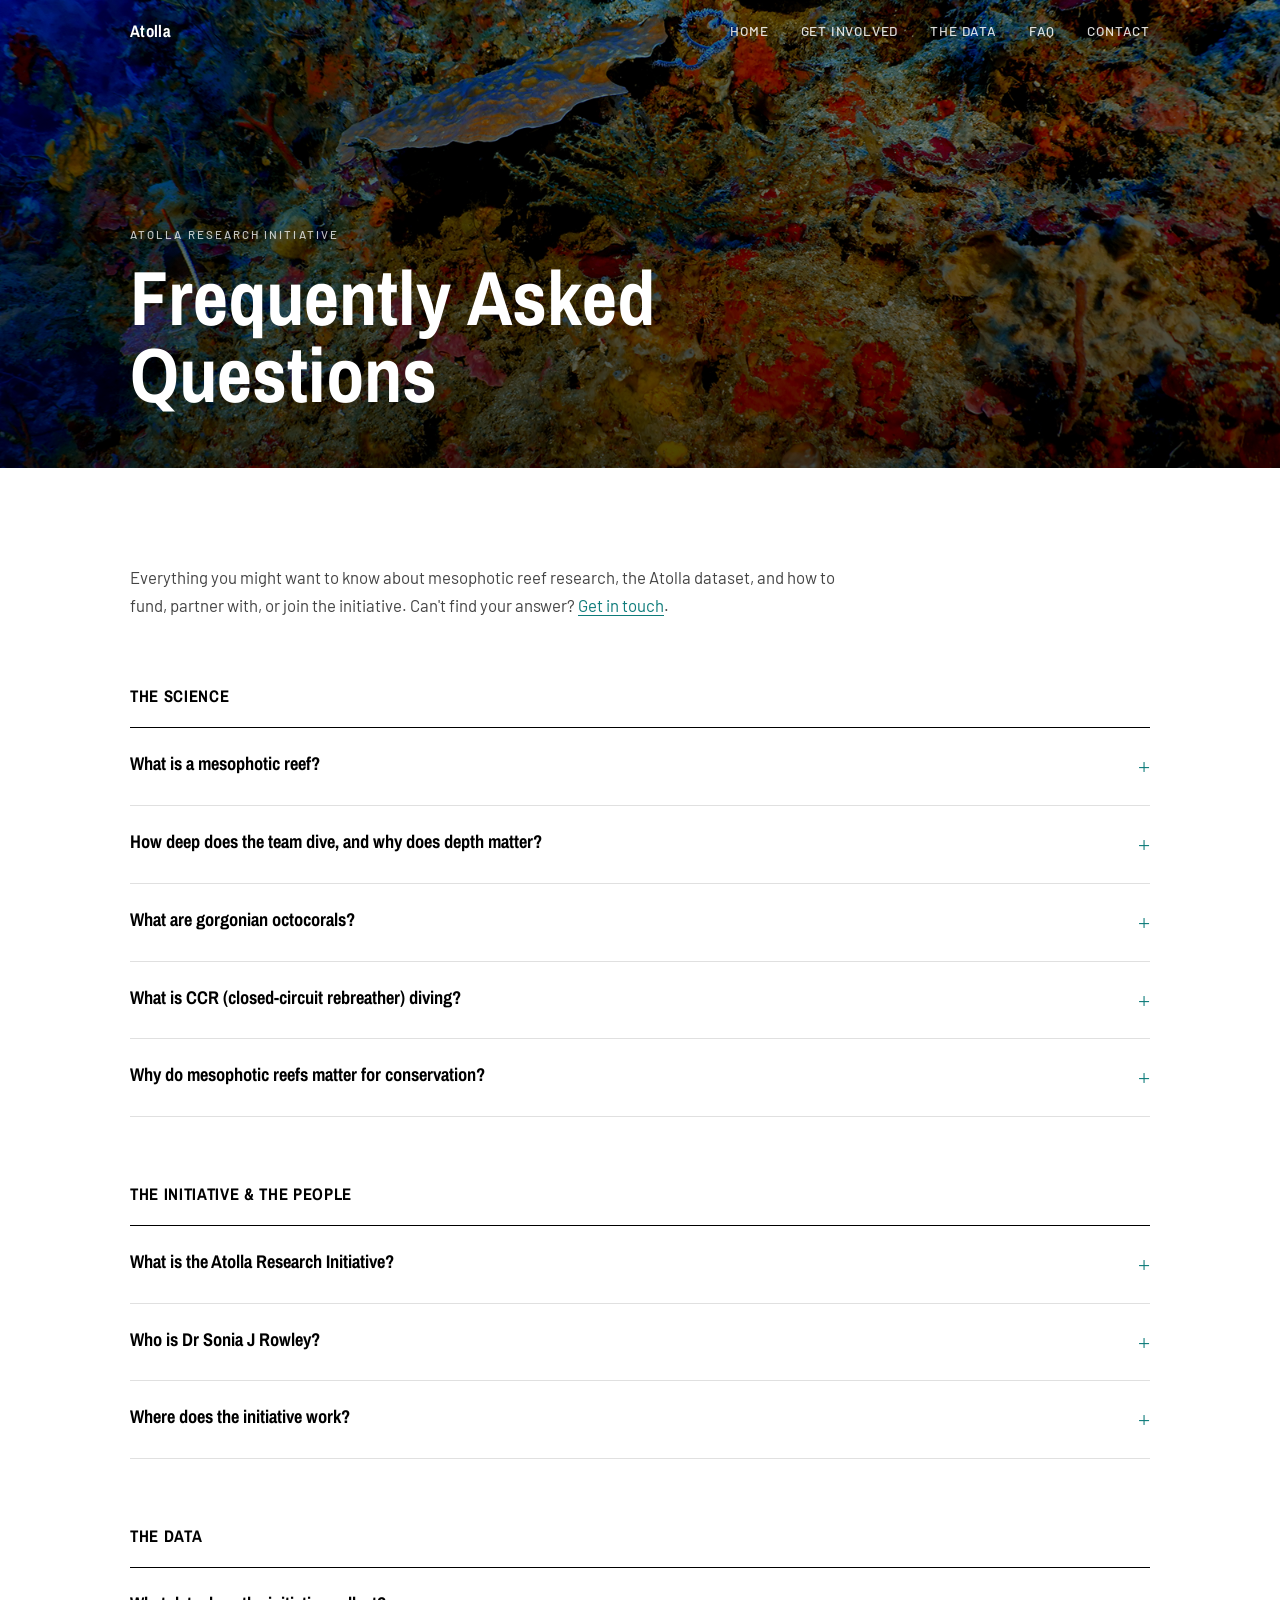
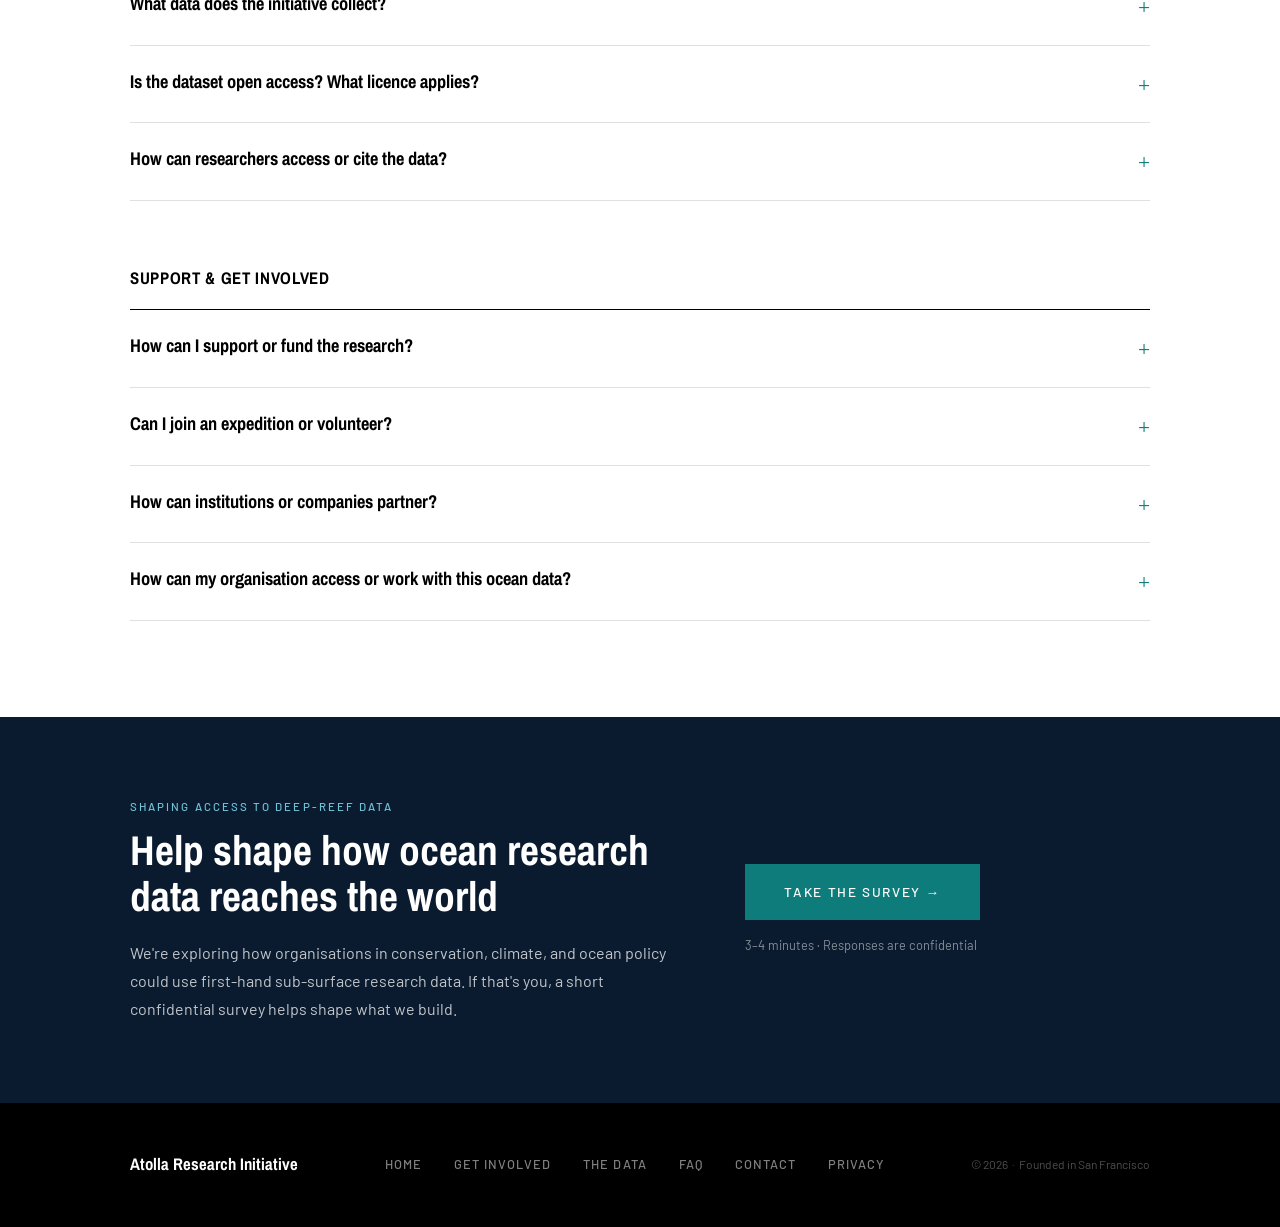
<file: faq.html>
<!DOCTYPE html>
<html lang="en">
<head>
  <meta charset="UTF-8" />
  <meta name="viewport" content="width=device-width, initial-scale=1.0" />
  <title>FAQ | Mesophotic Reefs, the Data &amp; How to Get Involved — Atolla</title>
  <meta name="description" content="Answers about mesophotic reef research, the Atolla dataset, CCR diving, Dr Sonia J Rowley, and how to fund, partner, or volunteer with the Atolla Research Initiative." />
  <meta name="robots" content="index, follow, max-image-preview:large" />
  <link rel="canonical" href="https://atolla.bio/faq" />

  <meta property="og:type" content="website" />
  <meta property="og:site_name" content="Atolla Research Initiative" />
  <meta property="og:title" content="Frequently Asked Questions — Atolla Research Initiative" />
  <meta property="og:description" content="What mesophotic reefs are, what data we collect, and how to fund, partner, or volunteer with the Atolla Research Initiative." />
  <meta property="og:url" content="https://atolla.bio/faq" />
  <meta property="og:image" content="https://atolla.bio/images/og-image.jpg" />
  <meta property="og:image:width" content="1200" />
  <meta property="og:image:height" content="630" />

  <meta name="twitter:card" content="summary_large_image" />
  <meta name="twitter:title" content="Frequently Asked Questions — Atolla Research Initiative" />
  <meta name="twitter:description" content="Mesophotic reefs, the dataset, and how to get involved." />
  <meta name="twitter:image" content="https://atolla.bio/images/og-image.jpg" />

  <link rel="icon" href="/images/favicon.png" type="image/png" />
  <meta name="theme-color" content="#0a1a2f" />

  <!-- FAQPage structured data — machine-readable for Google & AI assistants -->
  <script type="application/ld+json">
  {
    "@context": "https://schema.org",
    "@type": "FAQPage",
    "mainEntity": [
      {
        "@type": "Question",
        "name": "What is a mesophotic reef?",
        "acceptedAnswer": { "@type": "Answer", "text": "A mesophotic reef, or mesophotic coral ecosystem (MCE), is the deep, light-limited zone of a coral reef found roughly between 30 and 181 metres. It sits below the depth most divers and most reef science reach, yet still receives enough light to support corals, gorgonians, sponges and fish. Mesophotic reefs are among the least-explored ecosystems on Earth." }
      },
      {
        "@type": "Question",
        "name": "What is the Atolla Research Initiative?",
        "acceptedAnswer": { "@type": "Answer", "text": "The Atolla Research Initiative is an independent marine science programme that documents and protects mesophotic reef ecosystems between 30 and 181 metres across the Indo-Pacific. Led by Dr Sonia J Rowley, it combines closed-circuit rebreather (CCR) diving with phylogenomics to discover new species and understand deep reefs before they are lost." }
      },
      {
        "@type": "Question",
        "name": "Who is Dr Sonia J Rowley?",
        "acceptedAnswer": { "@type": "Answer", "text": "Dr Sonia J Rowley is an evolutionary marine biologist and closed-circuit rebreather diving pioneer with over 40 years of diving experience. She specialises in gorgonian octocoral taxonomy and mesophotic reef ecology, working at depths of 50 to 181 metres, and is affiliated with the Scripps Institution of Oceanography, the Natural History Museum London, and the Smithsonian Institution." }
      },
      {
        "@type": "Question",
        "name": "How deep does the team dive, and why does depth matter?",
        "acceptedAnswer": { "@type": "Answer", "text": "The team works to a maximum depth of 181 metres using closed-circuit rebreather diving. Depth matters because most coral reef research stops at about 30 metres. The mesophotic zone below that is where unique, undescribed species live and where early signals of reef change can appear before they are visible in the shallows." }
      },
      {
        "@type": "Question",
        "name": "What are gorgonian octocorals?",
        "acceptedAnswer": { "@type": "Answer", "text": "Gorgonians are a group of soft corals, also called sea fans and sea whips, in the subclass Octocorallia. They are a dominant and diverse feature of mesophotic reefs and are central to the Atolla Research Initiative's taxonomy, phylogenomics, and new-species discovery work." }
      },
      {
        "@type": "Question",
        "name": "What is CCR (closed-circuit rebreather) diving?",
        "acceptedAnswer": { "@type": "Answer", "text": "A closed-circuit rebreather (CCR) recycles a diver's exhaled gas, removing carbon dioxide and adding oxygen, which allows far longer and deeper dives than conventional scuba. CCR diving is what makes sustained scientific work at mesophotic depths of 50 to 181 metres possible." }
      },
      {
        "@type": "Question",
        "name": "Where does the Atolla Research Initiative work?",
        "acceptedAnswer": { "@type": "Answer", "text": "Field sites span the Indo-Pacific, including Pohnpei and surrounding atolls in Micronesia, Lombok and Wakatobi in Indonesia, and Timor-Leste, across more than twelve active mesophotic research sites." }
      },
      {
        "@type": "Question",
        "name": "What data does the Atolla Research Initiative collect?",
        "acceptedAnswer": { "@type": "Answer", "text": "The dataset documents mesophotic reef ecosystems from 30 to 181 metres and includes voucher gorgonian specimens, environmental DNA (eDNA) water samples, high-definition underwater video and imagery, standardised dive transects, and oceanographic data such as temperature, salinity and dissolved oxygen." }
      },
      {
        "@type": "Question",
        "name": "Is the dataset open access, and how can researchers use it?",
        "acceptedAnswer": { "@type": "Answer", "text": "Yes. The field dataset is released under a Creative Commons CC BY 4.0 licence, free for academic use with attribution. Commercial use is available by arrangement. Researchers can cite the dataset via its DOI on release and access it through open repositories. Contact the team for collaboration or early access." }
      },
      {
        "@type": "Question",
        "name": "How can I support or fund the research?",
        "acceptedAnswer": { "@type": "Answer", "text": "The initiative is independently funded, so contributions directly extend the number of survey days completed each season. You can fund a dive day, become a research partner, or support the open-data programme. Supporters receive field dispatches and early access to findings. Reach the team through the Contact page." }
      },
      {
        "@type": "Question",
        "name": "Can I join an expedition or volunteer?",
        "acceptedAnswer": { "@type": "Answer", "text": "Yes. There are opportunities to support expeditions and to take part in the citizen-science programme, which helps classify species and footage from dives. Get in touch through the Contact page to find the right fit." }
      },
      {
        "@type": "Question",
        "name": "How can my organisation access or work with this ocean data?",
        "acceptedAnswer": { "@type": "Answer", "text": "Organisations working in conservation, climate reporting, ocean policy, or operations can access first-hand sub-surface research data through the initiative. If that describes you, a short confidential survey helps shape how this data is made available; you can also contact the team directly to discuss partnership or licensing." }
      }
    ]
  }
  </script>

  <style>
    @import url('https://fonts.googleapis.com/css2?family=Archivo+Narrow:wght@400;500;600;700&family=Barlow:wght@300;400;500&display=swap');

    *, *::before, *::after { box-sizing: border-box; margin: 0; padding: 0; }
    html { scroll-behavior: smooth; font-size: 16px; }

    body {
      font-family: 'Barlow', system-ui, sans-serif;
      font-weight: 400;
      color: #000000;
      background: #ffffff;
      line-height: 1.65;
      -webkit-font-smoothing: antialiased;
    }

    img { display: block; max-width: 100%; }
    a { color: inherit; text-decoration: none; }

    .label-upper {
      font-family: 'Barlow', sans-serif;
      font-size: 0.72rem;
      font-weight: 500;
      letter-spacing: 0.18em;
      text-transform: uppercase;
      color: #000000;
      display: block;
      margin-bottom: 0.75rem;
    }

    .section-heading {
      font-family: 'Archivo Narrow', sans-serif;
      font-weight: 700;
      font-size: clamp(2rem, 4vw, 3.2rem);
      line-height: 1.1;
      color: #000000;
    }

    .container { max-width: 1100px; margin: 0 auto; padding: 0 40px; }

    /* ── NAV ── */
    .nav {
      position: fixed;
      top: 0; left: 0; right: 0;
      z-index: 1000;
      height: 64px;
      display: flex;
      align-items: center;
      background: transparent;
      border-bottom: 1px solid transparent;
      transition: background 0.25s, border-color 0.25s;
    }

    .nav.scrolled { background: #ffffff; border-bottom-color: #000000; }

    .nav__inner {
      max-width: 1100px;
      margin: 0 auto;
      padding: 0 40px;
      width: 100%;
      display: flex;
      align-items: center;
      justify-content: space-between;
    }

    .nav__logo {
      font-family: 'Archivo Narrow', sans-serif;
      font-weight: 700;
      font-size: 1.05rem;
      letter-spacing: 0.02em;
      color: #ffffff;
      transition: color 0.25s;
    }

    .nav.scrolled .nav__logo { color: #000000; }

    .nav__links { display: flex; align-items: center; gap: 2rem; }

    .nav__links a {
      font-family: 'Barlow', sans-serif;
      font-size: 0.85rem;
      font-weight: 500;
      letter-spacing: 0.06em;
      text-transform: uppercase;
      color: rgba(255,255,255,0.85);
      transition: color 0.2s;
    }

    .nav__links a:hover { color: #ffffff; }
    .nav.scrolled .nav__links a { color: #000000; }
    .nav.scrolled .nav__links a:hover { color: #0e7c7b; }
    .nav.scrolled .nav__links a.active { color: #000000; border-bottom: 1px solid #000000; padding-bottom: 2px; }

    .nav__hamburger {
      display: none;
      flex-direction: column;
      gap: 5px;
      cursor: pointer;
      padding: 4px;
      background: none;
      border: none;
    }

    .nav__hamburger span {
      display: block;
      width: 24px;
      height: 1.5px;
      background: #ffffff;
      transition: background 0.25s, transform 0.25s, opacity 0.25s;
    }

    .nav.scrolled .nav__hamburger span { background: #000000; }
    .nav__hamburger.open span:nth-child(1) { transform: translateY(6.5px) rotate(45deg); }
    .nav__hamburger.open span:nth-child(2) { opacity: 0; }
    .nav__hamburger.open span:nth-child(3) { transform: translateY(-6.5px) rotate(-45deg); }

    .nav__mobile {
      display: none;
      position: fixed;
      top: 64px; left: 0; right: 0;
      background: #ffffff;
      border-bottom: 1px solid #000000;
      z-index: 999;
      padding: 1.5rem 40px 2rem;
    }

    .nav__mobile.open { display: flex; flex-direction: column; gap: 1rem; }

    .nav__mobile a {
      font-family: 'Barlow', sans-serif;
      font-size: 1rem;
      font-weight: 500;
      letter-spacing: 0.06em;
      text-transform: uppercase;
      color: #000000;
      border-bottom: 1px solid #e0e0e0;
      padding-bottom: 0.75rem;
    }

    .nav__mobile a:last-child { border-bottom: none; }

    /* ── HERO ── */
    .hero {
      height: 52vh;
      min-height: 360px;
      background-image: linear-gradient(rgba(0,0,0,0.45), rgba(0,0,0,0.7)),
        url('images/gorgonian-mesophotic-biodiversity-turbo-soniajrowley-sjrllc-60m-tangga-indonesia-lombok-rebreather-ccr.jpg');
      background-size: cover;
      background-position: center;
      display: flex;
      align-items: flex-end;
      padding-bottom: 6vh;
    }

    .hero__content { max-width: 1100px; margin: 0 auto; padding: 0 40px; width: 100%; }

    .hero__label {
      font-family: 'Barlow', sans-serif;
      font-size: 0.72rem;
      font-weight: 500;
      letter-spacing: 0.18em;
      text-transform: uppercase;
      color: rgba(255,255,255,0.75);
      display: block;
      margin-bottom: 1rem;
    }

    .hero__h1 {
      font-family: 'Archivo Narrow', sans-serif;
      font-weight: 700;
      font-size: clamp(2.8rem, 6vw, 5rem);
      line-height: 1.0;
      color: #ffffff;
    }

    /* ── FAQ ── */
    .faq-section { padding: 6rem 0; }

    .faq-intro {
      font-family: 'Barlow', sans-serif;
      font-size: 1.05rem;
      color: #444444;
      max-width: 720px;
      margin-bottom: 4rem;
    }

    .faq-cat { margin-bottom: 4rem; }
    .faq-cat:last-of-type { margin-bottom: 0; }

    .faq-cat__title {
      font-family: 'Archivo Narrow', sans-serif;
      font-weight: 700;
      font-size: 1.05rem;
      letter-spacing: 0.04em;
      text-transform: uppercase;
      color: #000000;
      padding-bottom: 1rem;
      border-bottom: 1px solid #000000;
      margin-bottom: 0;
    }

    details.faq {
      border-bottom: 1px solid #e0e0e0;
    }

    details.faq > summary {
      list-style: none;
      cursor: pointer;
      display: flex;
      align-items: flex-start;
      justify-content: space-between;
      gap: 1.5rem;
      padding: 1.5rem 0;
      font-family: 'Archivo Narrow', sans-serif;
      font-weight: 700;
      font-size: 1.15rem;
      line-height: 1.3;
      color: #000000;
      transition: color 0.2s;
    }

    details.faq > summary::-webkit-details-marker { display: none; }
    details.faq > summary:hover { color: #0e7c7b; }
    details.faq[open] > summary { color: #0e7c7b; }

    .faq__icon {
      flex-shrink: 0;
      font-family: 'Barlow', sans-serif;
      font-size: 1.5rem;
      font-weight: 300;
      line-height: 1.2;
      color: #0e7c7b;
      transition: transform 0.25s;
    }

    details.faq[open] .faq__icon { transform: rotate(45deg); }

    .faq__a {
      font-family: 'Barlow', sans-serif;
      font-size: 0.98rem;
      color: #444444;
      line-height: 1.75;
      padding: 0 2.5rem 1.8rem 0;
      max-width: 820px;
    }

    .faq__a a { color: #0e7c7b; border-bottom: 1px solid #0e7c7b; }
    .faq__a a:hover { color: #000000; border-bottom-color: #000000; }

    /* ── SURVEY CTA ── */
    .survey-cta {
      background: #0a1a2f;
      color: #ffffff;
      padding: 5rem 0;
    }

    .survey-cta__inner {
      max-width: 1100px;
      margin: 0 auto;
      padding: 0 40px;
      display: grid;
      grid-template-columns: 1.4fr 1fr;
      gap: 3rem;
      align-items: center;
    }

    .survey-cta .label-upper { color: #6fc3d6; }

    .survey-cta__heading {
      font-family: 'Archivo Narrow', sans-serif;
      font-weight: 700;
      font-size: clamp(1.8rem, 3.5vw, 2.6rem);
      line-height: 1.1;
      color: #ffffff;
      margin-bottom: 1.2rem;
    }

    .survey-cta__text {
      font-family: 'Barlow', sans-serif;
      font-size: 1rem;
      color: rgba(255,255,255,0.75);
      line-height: 1.75;
      max-width: 560px;
    }

    .survey-cta__action { display: flex; flex-direction: column; gap: 0.9rem; align-items: flex-start; }

    .btn-survey {
      font-family: 'Barlow', sans-serif;
      font-size: 0.85rem;
      font-weight: 500;
      letter-spacing: 0.12em;
      text-transform: uppercase;
      background: #0e7c7b;
      color: #ffffff;
      border: 1px solid #0e7c7b;
      padding: 1rem 2.4rem;
      cursor: pointer;
      transition: background 0.2s, color 0.2s;
    }

    .btn-survey:hover { background: #ffffff; color: #0a1a2f; border-color: #ffffff; }

    .survey-cta__meta { font-family: 'Barlow', sans-serif; font-size: 0.8rem; color: rgba(255,255,255,0.5); }

    /* ── FOOTER ── */
    footer { background: #000000; color: #ffffff; padding: 3rem 0; }

    .footer__inner {
      max-width: 1100px;
      margin: 0 auto;
      padding: 0 40px;
      display: flex;
      align-items: center;
      justify-content: space-between;
    }

    .footer__logo { font-family: 'Archivo Narrow', sans-serif; font-weight: 700; font-size: 1.05rem; color: #ffffff; }
    .footer__links { display: flex; gap: 2rem; flex-wrap: wrap; }

    .footer__links a {
      font-family: 'Barlow', sans-serif;
      font-size: 0.8rem;
      font-weight: 500;
      letter-spacing: 0.08em;
      text-transform: uppercase;
      color: rgba(255,255,255,0.5);
      transition: color 0.2s;
    }

    .footer__links a:hover { color: #ffffff; }
    .footer__copy { font-family: 'Barlow', sans-serif; font-size: 0.75rem; color: rgba(255,255,255,0.3); }

    /* ── RESPONSIVE ── */
    @media (max-width: 900px) {
      .container { padding: 0 24px; }
      .nav__inner { padding: 0 24px; }
      .footer__inner { padding: 0 24px; flex-direction: column; gap: 1.5rem; text-align: center; }
      .footer__links { justify-content: center; }
      .nav__links { display: none; }
      .nav__hamburger { display: flex; }
      .nav__mobile { padding: 1.5rem 24px 2rem; }
      .survey-cta__inner { grid-template-columns: 1fr; gap: 2rem; padding: 0 24px; }
      .hero__content { padding: 0 24px; }
    }

    @media (max-width: 480px) {
      .container { padding: 0 20px; }
      .nav__inner { padding: 0 20px; }
      .faq-section { padding: 4rem 0; }
    }
  
    /* ── Accessibility: skip link + visible keyboard focus ── */
    .skip-link { position:absolute; left:-9999px; top:0; z-index:3000;
      background:#0e7c7b; color:#ffffff; padding:10px 16px;
      font-family:'Barlow',sans-serif; font-size:0.85rem; font-weight:500; }
    .skip-link:focus { left:0; }
    :focus-visible { outline:2px solid #0e7c7b; outline-offset:2px; }
  </style>
</head>
<body>
  <a class="skip-link" href="#main">Skip to content</a>

  <!-- NAV -->
  <nav class="nav" id="mainNav">
    <div class="nav__inner">
      <a class="nav__logo" href="/">Atolla</a>
      <div class="nav__links">
        <a href="/">Home</a>
        <a href="/get-involved">Get Involved</a>
        <a href="/data">The Data</a>
        <a href="/faq" class="active">FAQ</a>
        <a href="/contact">Contact</a>
      </div>
      <button class="nav__hamburger" id="hamburger" aria-label="Toggle menu" aria-expanded="false">
        <span></span><span></span><span></span>
      </button>
    </div>
  </nav>
  <span id="main" tabindex="-1"></span>

  <div class="nav__mobile" id="mobileMenu">
    <a href="/">Home</a>
    <a href="/get-involved">Get Involved</a>
    <a href="/data">The Data</a>
    <a href="/faq">FAQ</a>
    <a href="/contact">Contact</a>
  </div>

  <!-- HERO -->
  <section class="hero">
    <div class="hero__content">
      <span class="hero__label">Atolla Research Initiative</span>
      <h1 class="hero__h1">Frequently Asked<br>Questions</h1>
    </div>
  </section>

  <!-- FAQ -->
  <section class="faq-section">
    <div class="container">
      <p class="faq-intro">Everything you might want to know about mesophotic reef research, the Atolla dataset, and how to fund, partner with, or join the initiative. Can't find your answer? <a href="/contact" style="color:#0e7c7b;border-bottom:1px solid #0e7c7b;">Get in touch</a>.</p>

      <!-- CATEGORY 1: The Science -->
      <div class="faq-cat">
        <div class="faq-cat__title">The Science</div>

        <details class="faq">
          <summary>What is a mesophotic reef?<span class="faq__icon">+</span></summary>
          <div class="faq__a">A mesophotic reef — or mesophotic coral ecosystem (MCE) — is the deep, light-limited zone of a coral reef found roughly between 30 and 181 metres. It sits below the depth most divers and most reef science reach, yet still receives enough light to support corals, gorgonians, sponges and fish. Mesophotic reefs are among the least-explored ecosystems on Earth, which is exactly why the Atolla Research Initiative focuses there.</div>
        </details>

        <details class="faq">
          <summary>How deep does the team dive, and why does depth matter?<span class="faq__icon">+</span></summary>
          <div class="faq__a">The team works to a maximum depth of 181 metres. Depth matters because most coral reef research stops at around 30 metres. The mesophotic zone below that is where many unique, undescribed species live — and where signals of reef change can appear that aren't yet visible in the shallows. Reaching it reliably requires specialist closed-circuit rebreather diving.</div>
        </details>

        <details class="faq">
          <summary>What are gorgonian octocorals?<span class="faq__icon">+</span></summary>
          <div class="faq__a">Gorgonians are a group of soft corals — also called sea fans and sea whips — in the subclass Octocorallia. They are a dominant and diverse feature of mesophotic reefs and sit at the centre of the initiative's taxonomy, phylogenomics and new-species discovery work, with more than 8,000 gorgonian specimens curated to date.</div>
        </details>

        <details class="faq">
          <summary>What is CCR (closed-circuit rebreather) diving?<span class="faq__icon">+</span></summary>
          <div class="faq__a">A closed-circuit rebreather recycles a diver's exhaled gas — removing carbon dioxide and adding oxygen — which allows far longer and deeper dives than conventional scuba. CCR diving is what makes sustained scientific work at mesophotic depths of 50 to 181 metres possible.</div>
        </details>

        <details class="faq">
          <summary>Why do mesophotic reefs matter for conservation?<span class="faq__icon">+</span></summary>
          <div class="faq__a">Mesophotic reefs hold significant biodiversity, may act as refuges for shallow-reef species under stress, and remain largely undocumented. Understanding them is essential to protecting reef ecosystems as a whole — and the species and signals found there can inform climate, conservation and ocean-policy decisions.</div>
        </details>
      </div>

      <!-- CATEGORY 2: The People -->
      <div class="faq-cat">
        <div class="faq-cat__title">The Initiative &amp; the People</div>

        <details class="faq">
          <summary>What is the Atolla Research Initiative?<span class="faq__icon">+</span></summary>
          <div class="faq__a">The Atolla Research Initiative is an independent marine science programme that documents and protects mesophotic reef ecosystems between 30 and 181 metres across the Indo-Pacific. It combines closed-circuit rebreather diving with cutting-edge phylogenomics to discover new species and understand deep reefs before they are lost.</div>
        </details>

        <details class="faq">
          <summary>Who is Dr Sonia J Rowley?<span class="faq__icon">+</span></summary>
          <div class="faq__a">Dr Sonia J Rowley is an evolutionary marine biologist and closed-circuit rebreather diving pioneer with over 40 years of diving experience. She specialises in gorgonian octocoral taxonomy and mesophotic reef ecology, and is affiliated with the Scripps Institution of Oceanography, the Natural History Museum London, and the Smithsonian Institution.</div>
        </details>

        <details class="faq">
          <summary>Where does the initiative work?<span class="faq__icon">+</span></summary>
          <div class="faq__a">Field sites span the Indo-Pacific, including Pohnpei and surrounding atolls in Micronesia, Lombok and Wakatobi in Indonesia, and Timor-Leste — across more than twelve active mesophotic research sites, several with a decade-long time series.</div>
        </details>
      </div>

      <!-- CATEGORY 3: The Data -->
      <div class="faq-cat">
        <div class="faq-cat__title">The Data</div>

        <details class="faq">
          <summary>What data does the initiative collect?<span class="faq__icon">+</span></summary>
          <div class="faq__a">The dataset documents mesophotic reef ecosystems from 30 to 181 metres and includes voucher gorgonian specimens, environmental DNA (eDNA) water samples, high-definition underwater video and imagery, standardised dive transects, and oceanographic data such as temperature, salinity and dissolved oxygen. See <a href="/data">The Data</a> for the full breakdown.</div>
        </details>

        <details class="faq">
          <summary>Is the dataset open access? What licence applies?<span class="faq__icon">+</span></summary>
          <div class="faq__a">Yes. The field dataset is released under a Creative Commons CC BY 4.0 licence — free for academic use with attribution. Commercial use is available by arrangement. A DOI is issued on release so the dataset can be cited directly.</div>
        </details>

        <details class="faq">
          <summary>How can researchers access or cite the data?<span class="faq__icon">+</span></summary>
          <div class="faq__a">On release, the dataset is available through open repositories with a citable DOI, and eDNA records are submitted to public biodiversity databases. For collaboration, co-authorship, or early access ahead of release, <a href="/contact">contact the team</a>.</div>
        </details>
      </div>

      <!-- CATEGORY 4: Get Involved -->
      <div class="faq-cat">
        <div class="faq-cat__title">Support &amp; Get Involved</div>

        <details class="faq">
          <summary>How can I support or fund the research?<span class="faq__icon">+</span></summary>
          <div class="faq__a">The initiative is independently funded, so contributions directly extend the number of survey days completed each season. You can fund a dive day, become a research partner, or support the open-data programme — supporters receive field dispatches and early access to findings. Start on the <a href="/get-involved">Get Involved</a> page.</div>
        </details>

        <details class="faq">
          <summary>Can I join an expedition or volunteer?<span class="faq__icon">+</span></summary>
          <div class="faq__a">Yes. There are ways to support expeditions and to take part in the citizen-science programme, which helps classify species and footage from dives. <a href="/contact">Get in touch</a> and we'll find the right fit.</div>
        </details>

        <details class="faq">
          <summary>How can institutions or companies partner?<span class="faq__icon">+</span></summary>
          <div class="faq__a">Institutions and companies working in marine science, climate research, or ocean technology are invited to join as formal research partners. Partnerships can include co-authorship and access to the full expedition dataset. Reach out through the <a href="/contact">Contact</a> page.</div>
        </details>

        <details class="faq">
          <summary>How can my organisation access or work with this ocean data?<span class="faq__icon">+</span></summary>
          <div class="faq__a">Organisations working in conservation, climate reporting, ocean policy, or operations can access first-hand sub-surface research data through the initiative. If that describes you, the short confidential survey below helps shape how this data is made available — or contact the team directly to discuss partnership.</div>
        </details>
      </div>

    </div>
  </section>

  <!-- SURVEY CTA -->
  <section class="survey-cta">
    <div class="survey-cta__inner">
      <div>
        <span class="label-upper">Shaping Access to Deep-Reef Data</span>
        <div class="survey-cta__heading">Help shape how ocean research data reaches the world</div>
        <p class="survey-cta__text">We're exploring how organisations in conservation, climate, and ocean policy could use first-hand sub-surface research data. If that's you, a short confidential survey helps shape what we build.</p>
      </div>
      <div class="survey-cta__action">
        <a class="btn-survey" href="https://atollamarine.lovable.app/" target="_blank" rel="noopener">Take the Survey →</a>
        <span class="survey-cta__meta">3–4 minutes · Responses are confidential</span>
      </div>
    </div>
  </section>

  <!-- FOOTER -->
  <footer>
    <div class="footer__inner">
      <div class="footer__logo">Atolla Research Initiative</div>
      <div class="footer__links">
        <a href="/">Home</a>
        <a href="/get-involved">Get Involved</a>
        <a href="/data">The Data</a>
        <a href="/faq">FAQ</a>
        <a href="/contact">Contact</a>
        <a href="/privacy">Privacy</a>
      </div>
      <div class="footer__copy">&copy; 2026 &nbsp;&middot;&nbsp; Founded in San Francisco</div>
    </div>
  </footer>

  <script>
    const nav = document.getElementById('mainNav');
    function updateNav() { nav.classList.toggle('scrolled', window.scrollY > 60); }
    window.addEventListener('scroll', updateNav, { passive: true });
    updateNav();

    const hamburger = document.getElementById('hamburger');
    const mobileMenu = document.getElementById('mobileMenu');
    hamburger.addEventListener('click', () => {
      const isOpen = mobileMenu.classList.toggle('open');
      hamburger.classList.toggle('open', isOpen);
      hamburger.setAttribute('aria-expanded', isOpen);
    });
    mobileMenu.querySelectorAll('a').forEach(link => {
      link.addEventListener('click', () => {
        mobileMenu.classList.remove('open');
        hamburger.classList.remove('open');
        hamburger.setAttribute('aria-expanded', 'false');
      });
    });
  </script>

</body>
</html>
</file>
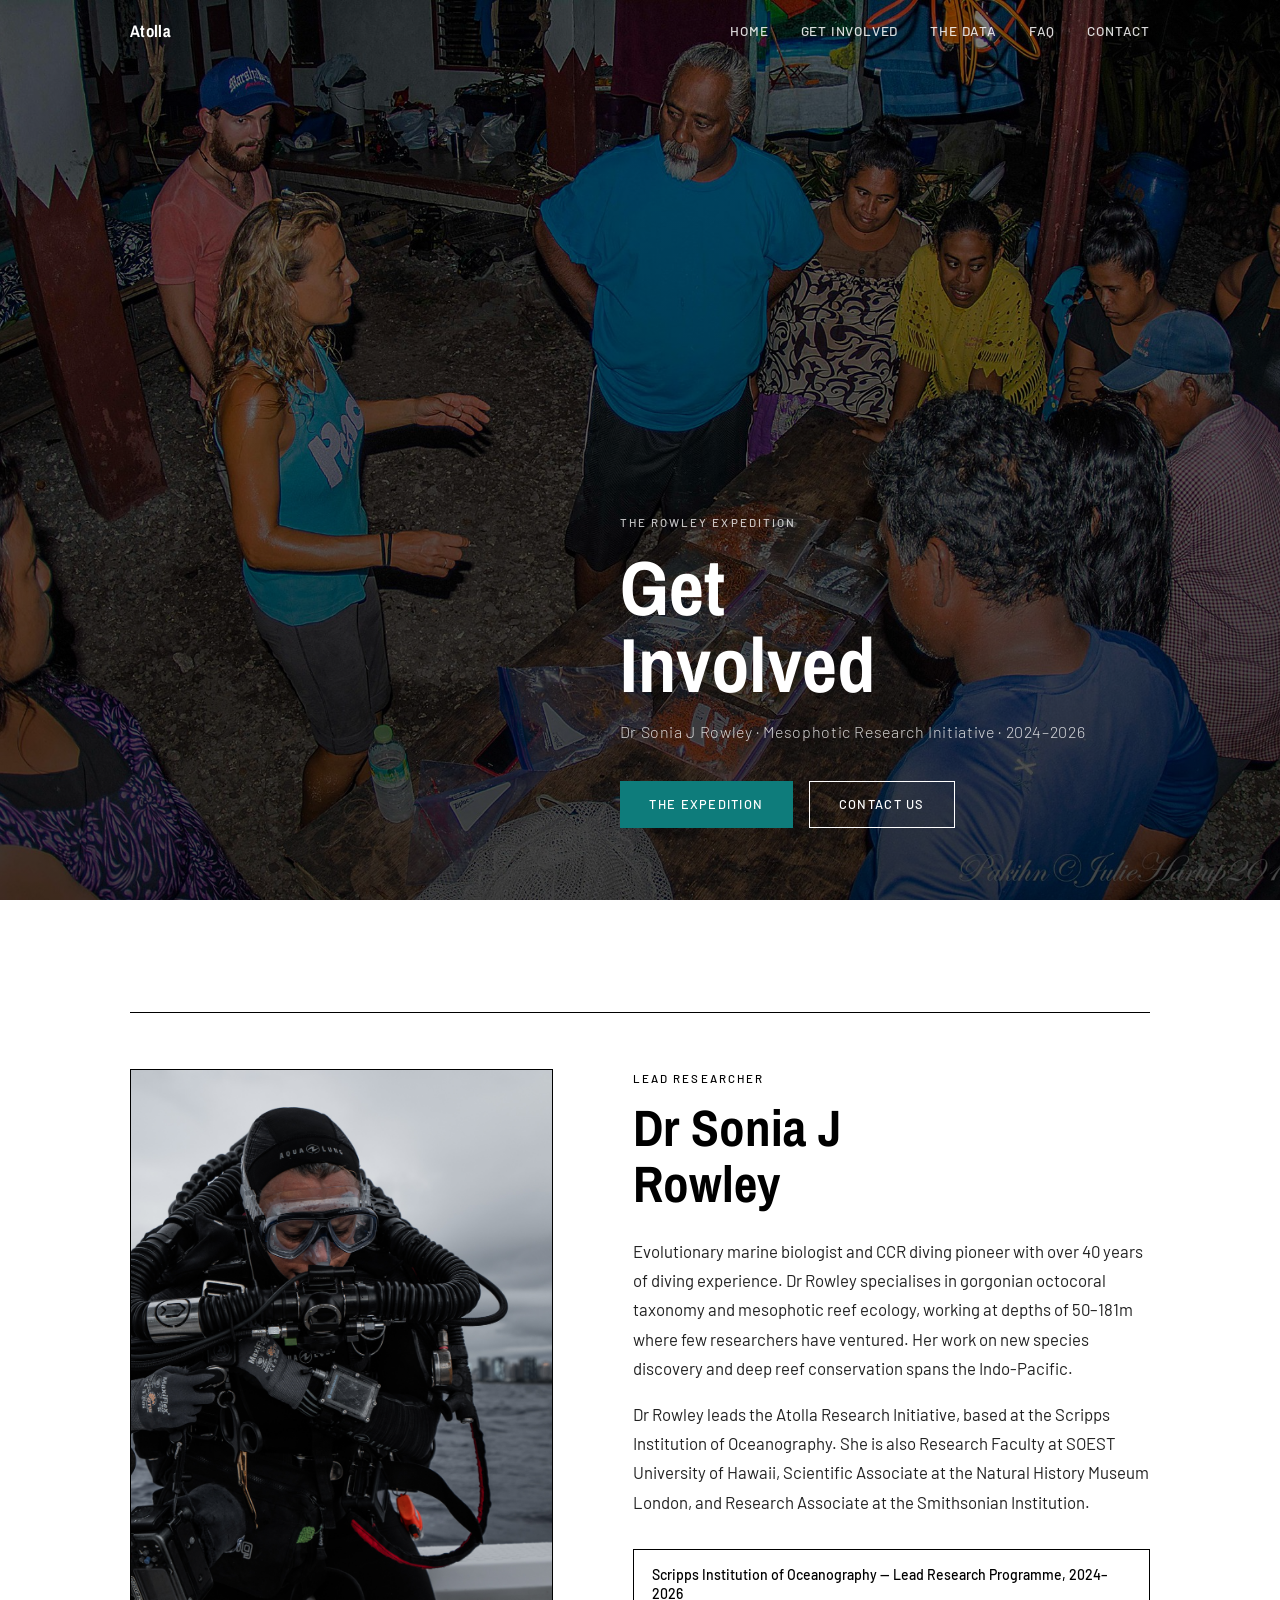
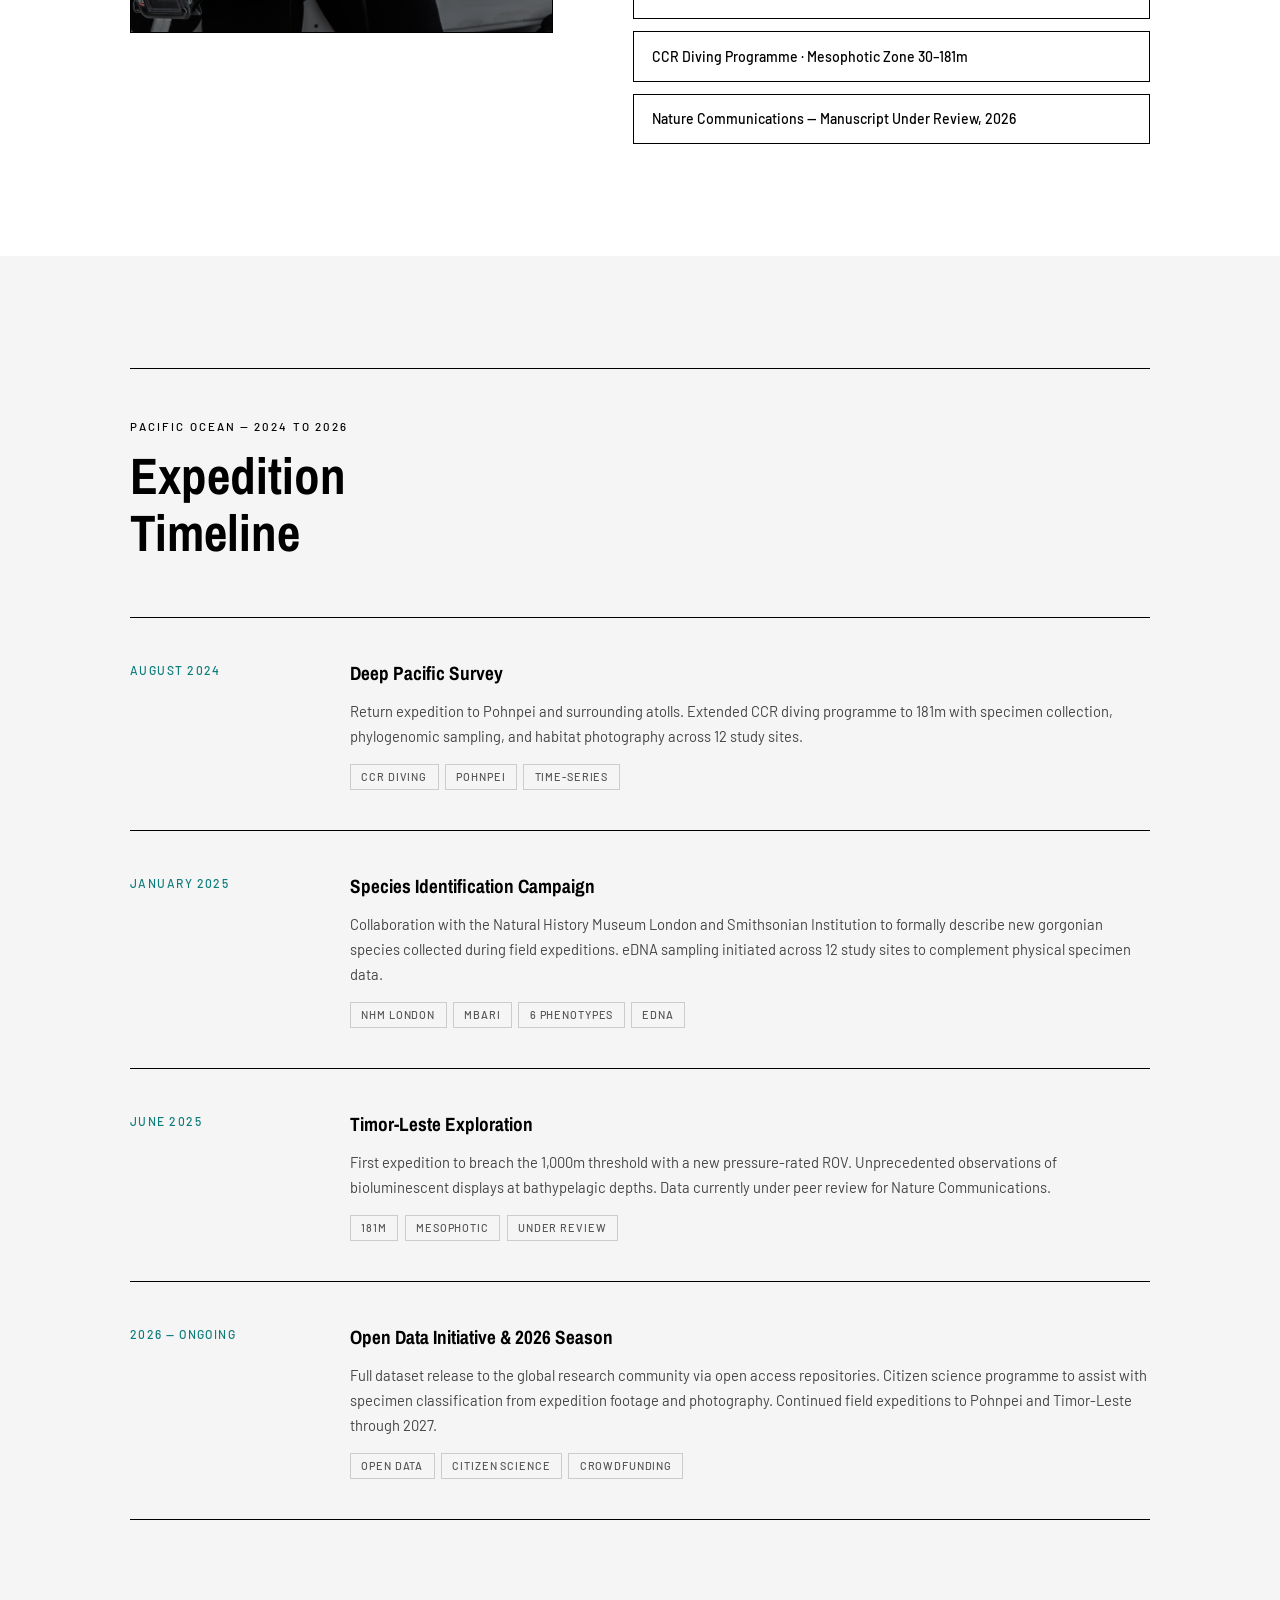
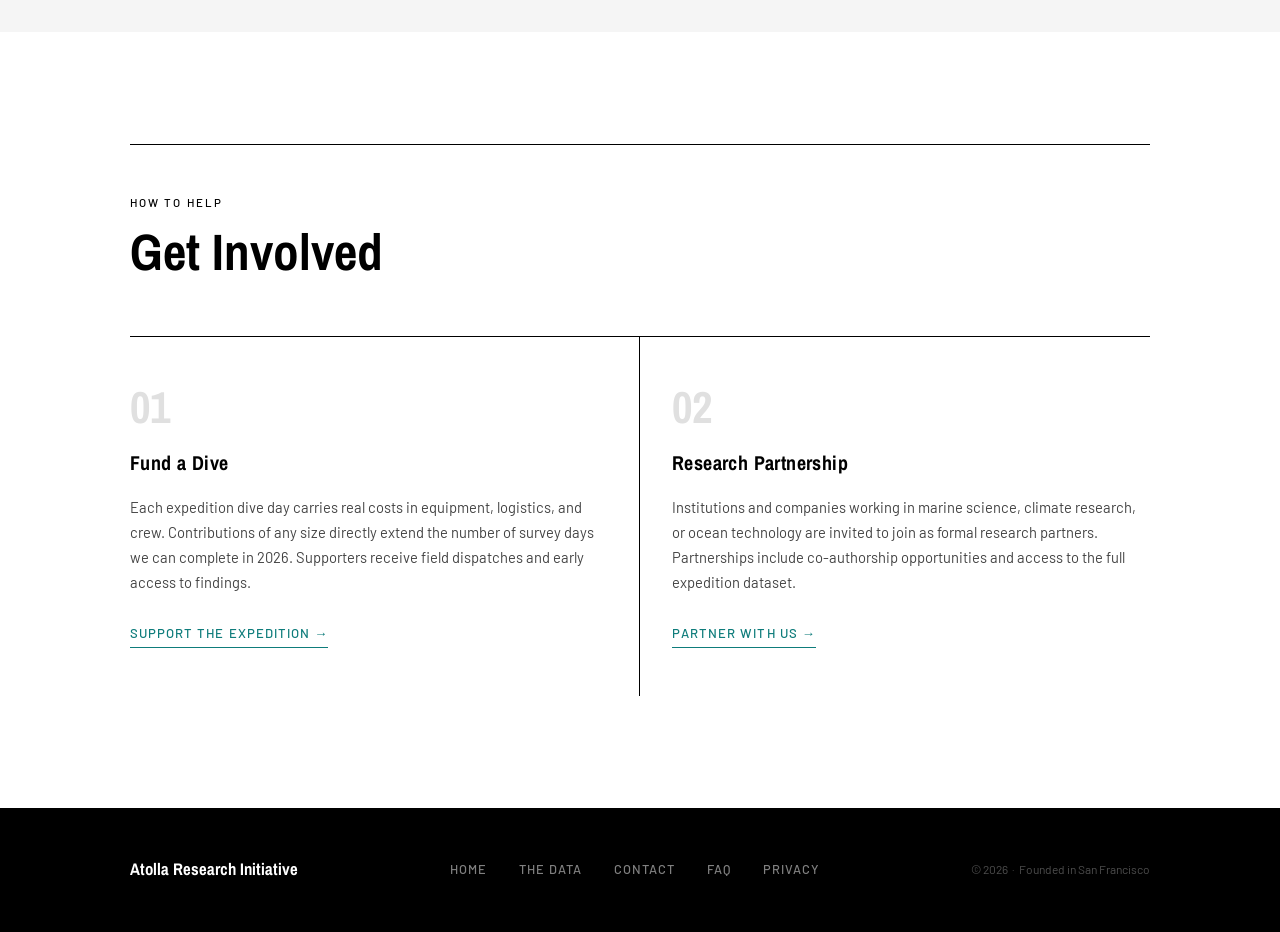
<file: get-involved.html>
<!DOCTYPE html>
<html lang="en">
<head>
  <meta charset="UTF-8" />
  <meta name="viewport" content="width=device-width, initial-scale=1.0" />
  <title>Get Involved | Fund Mesophotic Reef Research — Atolla Initiative</title>
  <meta name="description" content="Support mesophotic reef research: fund expedition dive days, partner with the Atolla Research Initiative, or join the citizen-science programme led by Dr Sonia J Rowley." />
  <meta name="robots" content="index, follow, max-image-preview:large" />
  <link rel="canonical" href="https://atolla.bio/get-involved" />

  <meta property="og:type" content="website" />
  <meta property="og:site_name" content="Atolla Research Initiative" />
  <meta property="og:title" content="Get Involved — Fund Mesophotic Reef Research" />
  <meta property="og:description" content="Fund a dive day, partner with us, or join the citizen-science programme supporting mesophotic reef research across the Indo-Pacific." />
  <meta property="og:url" content="https://atolla.bio/get-involved" />
  <meta property="og:image" content="https://atolla.bio/images/og-image.jpg" />
  <meta property="og:image:width" content="1200" />
  <meta property="og:image:height" content="630" />

  <meta name="twitter:card" content="summary_large_image" />
  <meta name="twitter:title" content="Get Involved — Fund Mesophotic Reef Research" />
  <meta name="twitter:description" content="Fund a dive day, partner with us, or join the citizen-science programme." />
  <meta name="twitter:image" content="https://atolla.bio/images/og-image.jpg" />

  <link rel="icon" href="/images/favicon.png" type="image/png" />
  <meta name="theme-color" content="#0a1a2f" />
  <style>
    @import url('https://fonts.googleapis.com/css2?family=Archivo+Narrow:wght@400;500;600;700&family=Barlow:wght@300;400;500&display=swap');

    *, *::before, *::after { box-sizing: border-box; margin: 0; padding: 0; }
    html { scroll-behavior: smooth; font-size: 16px; }

    body {
      font-family: 'Barlow', system-ui, sans-serif;
      font-weight: 400;
      color: #000000;
      background: #ffffff;
      line-height: 1.65;
      -webkit-font-smoothing: antialiased;
    }

    img { display: block; max-width: 100%; }
    a { color: inherit; text-decoration: none; }
    ul { list-style: none; }

    .label-upper {
      font-family: 'Barlow', sans-serif;
      font-size: 0.72rem;
      font-weight: 500;
      letter-spacing: 0.18em;
      text-transform: uppercase;
      color: #000000;
      display: block;
      margin-bottom: 0.75rem;
    }

    .label-upper--white { color: #ffffff; }

    .section-heading {
      font-family: 'Archivo Narrow', sans-serif;
      font-weight: 700;
      font-size: clamp(2rem, 4vw, 3.2rem);
      line-height: 1.1;
      color: #000000;
    }

    .section-heading--white { color: #ffffff; }
    .section-heading--sm { font-size: clamp(1.6rem, 3vw, 2.4rem); }

    hr.divider { border: none; border-top: 1px solid #000000; margin: 0; }

    .container { max-width: 1100px; margin: 0 auto; padding: 0 40px; }
    .section { padding: 7rem 0; }
    .section--dark { background: #000000; color: #ffffff; }
    .section--light-grey { background: #f5f5f5; }

    /* ── NAV ── */
    .nav {
      position: fixed;
      top: 0; left: 0; right: 0;
      z-index: 1000;
      height: 64px;
      display: flex;
      align-items: center;
      background: transparent;
      border-bottom: 1px solid transparent;
      transition: background 0.25s, border-color 0.25s;
    }

    .nav.scrolled { background: #ffffff; border-bottom-color: #000000; }

    .nav__inner {
      max-width: 1100px;
      margin: 0 auto;
      padding: 0 40px;
      width: 100%;
      display: flex;
      align-items: center;
      justify-content: space-between;
    }

    .nav__logo {
      font-family: 'Archivo Narrow', sans-serif;
      font-weight: 700;
      font-size: 1.05rem;
      letter-spacing: 0.02em;
      color: #ffffff;
      transition: color 0.25s;
    }

    .nav.scrolled .nav__logo { color: #000000; }

    .nav__links { display: flex; align-items: center; gap: 2rem; }

    .nav__links a {
      font-family: 'Barlow', sans-serif;
      font-size: 0.85rem;
      font-weight: 500;
      letter-spacing: 0.06em;
      text-transform: uppercase;
      color: rgba(255,255,255,0.85);
      transition: color 0.2s;
    }

    .nav__links a:hover { color: #ffffff; }
    .nav.scrolled .nav__links a { color: #000000; }
    .nav.scrolled .nav__links a:hover { color: #0e7c7b; }

    .nav__links a.btn-nav-donate {
      background: #e8715a;
      color: #ffffff !important;
      padding: 0.45rem 1.1rem;
      font-size: 0.8rem;
    }

    .nav__links a.btn-nav-donate:hover { background: #cf5640; }

    .nav__hamburger {
      display: none;
      flex-direction: column;
      gap: 5px;
      cursor: pointer;
      padding: 4px;
      background: none;
      border: none;
    }

    .nav__hamburger span {
      display: block;
      width: 24px;
      height: 1.5px;
      background: #ffffff;
      transition: background 0.25s, transform 0.25s, opacity 0.25s;
    }

    .nav.scrolled .nav__hamburger span { background: #000000; }
    .nav__hamburger.open span:nth-child(1) { transform: translateY(6.5px) rotate(45deg); }
    .nav__hamburger.open span:nth-child(2) { opacity: 0; }
    .nav__hamburger.open span:nth-child(3) { transform: translateY(-6.5px) rotate(-45deg); }

    .nav__mobile {
      display: none;
      position: fixed;
      top: 64px; left: 0; right: 0;
      background: #ffffff;
      border-bottom: 1px solid #000000;
      z-index: 999;
      padding: 1.5rem 40px 2rem;
    }

    .nav__mobile.open { display: flex; flex-direction: column; gap: 1rem; }

    .nav__mobile a {
      font-family: 'Barlow', sans-serif;
      font-size: 1rem;
      font-weight: 500;
      letter-spacing: 0.06em;
      text-transform: uppercase;
      color: #000000;
      border-bottom: 1px solid #e0e0e0;
      padding-bottom: 0.75rem;
    }

    .nav__mobile a:last-child { border-bottom: none; }

    /* ── HERO ── */
    .hero {
      height: 100vh;
      min-height: 600px;
      background-image: linear-gradient(rgba(0,0,0,0.5), rgba(0,0,0,0.72)),
        url('images/pohnpei.jpg');
      background-size: cover;
      background-position: center 40%;
      display: flex;
      align-items: flex-end;
      padding-bottom: 8vh;
    }

    .hero__content {
      max-width: 1100px;
      margin: 0 auto;
      padding: 0 40px;
      width: 100%;
      display: flex;
      justify-content: flex-end;
    }

    .hero__text { width: 52%; }

    .hero__label {
      font-family: 'Barlow', sans-serif;
      font-size: 0.72rem;
      font-weight: 500;
      letter-spacing: 0.18em;
      text-transform: uppercase;
      color: rgba(255,255,255,0.75);
      display: block;
      margin-bottom: 1.1rem;
    }

    .hero__h1 {
      font-family: 'Archivo Narrow', sans-serif;
      font-weight: 700;
      font-size: clamp(2.8rem, 6vw, 5rem);
      line-height: 1.0;
      color: #ffffff;
      margin-bottom: 1rem;
    }

    .hero__subline {
      font-family: 'Barlow', sans-serif;
      font-size: 1rem;
      font-weight: 300;
      color: rgba(255,255,255,0.8);
      letter-spacing: 0.04em;
      margin-bottom: 2.2rem;
    }

    .hero__btns { display: flex; gap: 1rem; flex-wrap: wrap; }

    .btn {
      font-family: 'Barlow', sans-serif;
      font-size: 0.8rem;
      font-weight: 500;
      letter-spacing: 0.1em;
      text-transform: uppercase;
      padding: 0.75rem 1.8rem;
      display: inline-block;
      cursor: pointer;
      transition: background 0.2s, color 0.2s, border-color 0.2s;
    }

    .btn--teal { background: #0e7c7b; color: #ffffff; border: 1px solid #0e7c7b; }
    .btn--teal:hover { background: #0a5e5d; border-color: #0a5e5d; }
    .btn--coral { background: #e8715a; color: #ffffff; border: 1px solid #e8715a; }
    .btn--coral:hover { background: #cf5640; border-color: #cf5640; }
    .btn--outline-white { background: transparent; color: #ffffff; border: 1px solid #ffffff; }
    .btn--outline-white:hover { background: rgba(255,255,255,0.12); }
    .btn--outline-black { background: transparent; color: #000000; border: 1px solid #000000; }
    .btn--outline-black:hover { background: #000000; color: #ffffff; }

    .dot {
      width: 10px;
      height: 10px;
      border-radius: 50%;
      background: #0e7c7b;
      flex-shrink: 0;
    }

    /* ── DR ROWLEY BIO ── */
    .bio__grid {
      display: grid;
      grid-template-columns: 45fr 55fr;
      gap: 5rem;
      align-items: start;
    }

    .bio__portrait {
      width: 100%;
      aspect-ratio: 3/4;
      background: #f0f0f0;
      border: 1px solid #000000;
      overflow: hidden;
      position: relative;
    }

    .bio__portrait img {
      width: 100%;
      height: 100%;
      object-fit: cover;
      object-position: center top;
    }

    .bio__portrait-placeholder {
      width: 100%;
      height: 100%;
      display: flex;
      align-items: center;
      justify-content: center;
      background: #111111;
      font-family: 'Archivo Narrow', sans-serif;
      font-weight: 700;
      font-size: clamp(1.4rem, 2.5vw, 2rem);
      color: rgba(255,255,255,0.15);
      letter-spacing: 0.04em;
      text-align: center;
      padding: 20px;
    }

    .bio__text {
      font-family: 'Barlow', sans-serif;
      font-size: 1.05rem;
      color: #222222;
      line-height: 1.75;
      margin-top: 1.5rem;
      margin-bottom: 2rem;
    }

    .bio__awards { display: flex; flex-direction: column; gap: 0.75rem; }

    .bio__award {
      border: 1px solid #000000;
      padding: 0.9rem 1.1rem;
      font-family: 'Barlow', sans-serif;
      font-size: 0.88rem;
      font-weight: 500;
      line-height: 1.4;
    }

    /* ── TIMELINE ── */
    .timeline { border-top: 1px solid #000000; }

    .timeline-item {
      display: grid;
      grid-template-columns: 180px 1fr;
      gap: 2.5rem;
      padding: 2.5rem 0;
      border-bottom: 1px solid #000000;
      align-items: start;
    }

    .timeline-item__date {
      font-family: 'Barlow', sans-serif;
      font-size: 0.75rem;
      font-weight: 500;
      letter-spacing: 0.12em;
      text-transform: uppercase;
      color: #0e7c7b;
      padding-top: 0.2rem;
    }

    .timeline-item__title {
      font-family: 'Archivo Narrow', sans-serif;
      font-weight: 700;
      font-size: 1.2rem;
      color: #000000;
      margin-bottom: 0.6rem;
    }

    .timeline-item__desc {
      font-family: 'Barlow', sans-serif;
      font-size: 0.92rem;
      color: #444444;
      line-height: 1.7;
    }

    .timeline-item__tags { display: flex; flex-wrap: wrap; gap: 0.4rem; margin-top: 0.9rem; }

    .tag-dark {
      font-family: 'Barlow', sans-serif;
      font-size: 0.68rem;
      font-weight: 500;
      letter-spacing: 0.08em;
      text-transform: uppercase;
      border: 1px solid #cccccc;
      padding: 0.2rem 0.65rem;
      color: #555555;
    }

    /* ── WAYS TO HELP — 2 col ── */
    .ways__grid {
      display: grid;
      grid-template-columns: 1fr 1fr;
      border-top: 1px solid #000000;
    }

    .way-col {
      padding: 3rem 2rem 3rem 0;
      border-right: 1px solid #000000;
    }

    .way-col:last-child { border-right: none; padding-right: 0; }
    .way-col:not(:first-child) { padding-left: 2rem; }

    .way-col__number {
      font-family: 'Archivo Narrow', sans-serif;
      font-weight: 700;
      font-size: 2.8rem;
      color: #e0e0e0;
      line-height: 1;
      margin-bottom: 1rem;
    }

    .way-col__title {
      font-family: 'Archivo Narrow', sans-serif;
      font-weight: 700;
      font-size: 1.25rem;
      letter-spacing: 0.02em;
      color: #000000;
      margin-bottom: 1rem;
    }

    .way-col__desc {
      font-family: 'Barlow', sans-serif;
      font-size: 0.92rem;
      color: #444444;
      line-height: 1.7;
      margin-bottom: 1.5rem;
    }

    .way-col__link {
      font-family: 'Barlow', sans-serif;
      font-size: 0.82rem;
      font-weight: 500;
      letter-spacing: 0.08em;
      text-transform: uppercase;
      color: #0e7c7b;
      border-bottom: 1px solid #0e7c7b;
      padding-bottom: 0.15rem;
      transition: color 0.2s, border-color 0.2s;
      display: inline-block;
    }

    .way-col__link:hover { color: #000000; border-color: #000000; }

    /* ── DONATE SECTION ── */
    .donate-split {
      display: grid;
      grid-template-columns: 1fr 1fr;
      min-height: 50vh;
      border-top: 1px solid #000000;
    }

    .donate-split__text {
      padding: 5rem 4rem 5rem 40px;
      display: flex;
      flex-direction: column;
      justify-content: center;
      gap: 1.5rem;
    }

    .donate-split__text p {
      font-family: 'Barlow', sans-serif;
      font-size: 1rem;
      color: #444444;
      line-height: 1.7;
      max-width: 440px;
    }

    .donate-split__visual {
      background: #000000;
      display: flex;
      flex-direction: column;
      align-items: center;
      justify-content: center;
      padding: 4rem;
      gap: 2rem;
      border-left: 1px solid #000000;
    }

    .donate-amount {
      display: grid;
      grid-template-columns: 1fr 1fr;
      gap: 1px;
      width: 100%;
      background: rgba(255,255,255,0.15);
    }

    .amount-cell {
      background: #000000;
      padding: 1.8rem 1.5rem;
      cursor: pointer;
      transition: background 0.2s;
      border: 1px solid rgba(255,255,255,0.12);
    }

    .amount-cell:hover { background: #111111; }

    .amount-cell__value {
      font-family: 'Archivo Narrow', sans-serif;
      font-weight: 700;
      font-size: 1.6rem;
      color: #ffffff;
      display: block;
      margin-bottom: 0.3rem;
    }

    .amount-cell__label {
      font-family: 'Barlow', sans-serif;
      font-size: 0.72rem;
      font-weight: 400;
      letter-spacing: 0.1em;
      text-transform: uppercase;
      color: rgba(255,255,255,0.4);
    }

    /* ── FOOTER ── */
    footer {
      background: #000000;
      color: #ffffff;
      padding: 3rem 0;
    }

    .footer__inner {
      max-width: 1100px;
      margin: 0 auto;
      padding: 0 40px;
      display: flex;
      align-items: center;
      justify-content: space-between;
    }

    .footer__logo {
      font-family: 'Archivo Narrow', sans-serif;
      font-weight: 700;
      font-size: 1.05rem;
      color: #ffffff;
    }

    .footer__links { display: flex; gap: 2rem; }

    .footer__links a {
      font-family: 'Barlow', sans-serif;
      font-size: 0.8rem;
      font-weight: 500;
      letter-spacing: 0.08em;
      text-transform: uppercase;
      color: rgba(255,255,255,0.5);
      transition: color 0.2s;
    }

    .footer__links a:hover { color: #ffffff; }
    .footer__copy { font-family: 'Barlow', sans-serif; font-size: 0.75rem; color: rgba(255,255,255,0.3); }

    /* ── RESPONSIVE ── */
    @media (max-width: 900px) {
      .container { padding: 0 24px; }
      .nav__inner { padding: 0 24px; }
      .footer__inner { padding: 0 24px; }
      .nav__links { display: none; }
      .nav__hamburger { display: flex; }
      .nav__mobile { padding: 1.5rem 24px 2rem; }
      .hero__text { width: 75%; }
      .bio__grid { grid-template-columns: 1fr; gap: 3rem; }
      .ways__grid { grid-template-columns: 1fr; border-top: none; }
      .way-col { border-right: none; border-top: 1px solid #000; padding: 2.5rem 0; }
      .way-col:not(:first-child) { padding-left: 0; }
      .way-col:last-child { padding-right: 0; }
      .donate-split { grid-template-columns: 1fr; }
      .donate-split__text { padding: 4rem 24px 3rem; }
      .donate-split__visual { border-left: none; border-top: 1px solid #333; padding: 3rem 24px; }
      .timeline-item { grid-template-columns: 1fr; gap: 0.5rem; }
    }

    @media (max-width: 480px) {
      .container { padding: 0 20px; }
      .nav__inner { padding: 0 20px; }
      .footer__inner { padding: 0 20px; }
      .section { padding: 4.5rem 0; }
      .hero__text { width: 100%; }
    }
  
    /* ── Accessibility: skip link + visible keyboard focus ── */
    .skip-link { position:absolute; left:-9999px; top:0; z-index:3000;
      background:#0e7c7b; color:#ffffff; padding:10px 16px;
      font-family:'Barlow',sans-serif; font-size:0.85rem; font-weight:500; }
    .skip-link:focus { left:0; }
    :focus-visible { outline:2px solid #0e7c7b; outline-offset:2px; }
  </style>
</head>
<body>
  <a class="skip-link" href="#main">Skip to content</a>

  <!-- NAV -->
  <nav class="nav" id="mainNav">
    <div class="nav__inner">
      <a class="nav__logo" href="/">Atolla</a>
      <div class="nav__links">
        <a href="/">Home</a>
        <a href="/get-involved">Get Involved</a>
        <a href="/data">The Data</a>
        <a href="/faq">FAQ</a>
        <a href="/contact">Contact</a>
      </div>
      <button class="nav__hamburger" id="hamburger" aria-label="Toggle menu" aria-expanded="false">
        <span></span><span></span><span></span>
      </button>
    </div>
  </nav>
  <span id="main" tabindex="-1"></span>

  <div class="nav__mobile" id="mobileMenu">
    <a href="/">Home</a>
    <a href="/get-involved">Get Involved</a>
    <a href="/data">The Data</a>
    <a href="/faq">FAQ</a>
    <a href="/contact">Contact</a>
  </div>

  <!-- HERO -->
  <section class="hero" id="home">
    <div class="hero__content">
      <div class="hero__text">
        <span class="hero__label">The Rowley Expedition</span>
        <h1 class="hero__h1">Get<br>Involved</h1>
        <p class="hero__subline">Dr Sonia J Rowley &middot; Mesophotic Research Initiative &middot; 2024&ndash;2026</p>
        <div class="hero__btns">
          <a href="#expedition" class="btn btn--teal">The Expedition</a>
          <a href="/contact" class="btn btn--outline-white">Contact Us</a>
        </div>
      </div>
    </div>
  </section>

  <!-- DR ROWLEY BIO -->
  <section class="section" id="about">
    <div class="container">
      <hr class="divider" style="margin-bottom: 3.5rem;">
      <div class="bio__grid">
        <div>
          <div class="bio__portrait">
            <img src="images/dr sonia rowley.jpg" alt="Dr Sonia J Rowley" />
          </div>
        </div>
        <div>
          <span class="label-upper">Lead Researcher</span>
          <h2 class="section-heading">Dr Sonia J<br>Rowley</h2>
          <p class="bio__text">
            Evolutionary marine biologist and CCR diving pioneer with over 40 years of diving experience. Dr Rowley specialises in gorgonian octocoral taxonomy and mesophotic reef ecology, working at depths of 50&ndash;181m where few researchers have ventured. Her work on new species discovery and deep reef conservation spans the Indo-Pacific.
          </p>
          <p class="bio__text" style="margin-top: -1rem;">
            Dr Rowley leads the Atolla Research Initiative, based at the Scripps Institution of Oceanography. She is also Research Faculty at SOEST University of Hawaii, Scientific Associate at the Natural History Museum London, and Research Associate at the Smithsonian Institution.
          </p>
          <div class="bio__awards">
            <div class="bio__award">
              Scripps Institution of Oceanography — Lead Research Programme, 2024&ndash;2026
            </div>
            <div class="bio__award">
              CCR Diving Programme &middot; Mesophotic Zone 30&ndash;181m
            </div>
            <div class="bio__award">
              Nature Communications — Manuscript Under Review, 2026
            </div>
          </div>
        </div>
      </div>
    </div>
  </section>

  <!-- EXPEDITION TIMELINE -->
  <section class="section section--light-grey" id="expedition">
    <div class="container">
      <hr class="divider" style="margin-bottom: 3rem;">
      <span class="label-upper">Pacific Ocean &mdash; 2024 to 2026</span>
      <h2 class="section-heading" style="margin-bottom: 3.5rem;">Expedition<br>Timeline</h2>

      <div class="timeline">

        <div class="timeline-item">
          <div class="timeline-item__date">August 2024</div>
          <div>
            <div class="timeline-item__title">Deep Pacific Survey</div>
            <p class="timeline-item__desc">Return expedition to Pohnpei and surrounding atolls. Extended CCR diving programme to 181m with specimen collection, phylogenomic sampling, and habitat photography across 12 study sites.</p>
            <div class="timeline-item__tags">
              <span class="tag-dark">CCR Diving</span>
              <span class="tag-dark">Pohnpei</span>
              <span class="tag-dark">Time-Series</span>
            </div>
          </div>
        </div>

        <div class="timeline-item">
          <div class="timeline-item__date">January 2025</div>
          <div>
            <div class="timeline-item__title">Species Identification Campaign</div>
            <p class="timeline-item__desc">Collaboration with the Natural History Museum London and Smithsonian Institution to formally describe new gorgonian species collected during field expeditions. eDNA sampling initiated across 12 study sites to complement physical specimen data.</p>
            <div class="timeline-item__tags">
              <span class="tag-dark">NHM London</span>
              <span class="tag-dark">MBARI</span>
              <span class="tag-dark">6 Phenotypes</span>
              <span class="tag-dark">eDNA</span>
            </div>
          </div>
        </div>

        <div class="timeline-item">
          <div class="timeline-item__date">June 2025</div>
          <div>
            <div class="timeline-item__title">Timor-Leste Exploration</div>
            <p class="timeline-item__desc">First expedition to breach the 1,000m threshold with a new pressure-rated ROV. Unprecedented observations of bioluminescent displays at bathypelagic depths. Data currently under peer review for Nature Communications.</p>
            <div class="timeline-item__tags">
              <span class="tag-dark">181m</span>
              <span class="tag-dark">Mesophotic</span>
              <span class="tag-dark">Under Review</span>
            </div>
          </div>
        </div>

        <div class="timeline-item">
          <div class="timeline-item__date">2026 — Ongoing</div>
          <div>
            <div class="timeline-item__title">Open Data Initiative &amp; 2026 Season</div>
            <p class="timeline-item__desc">Full dataset release to the global research community via open access repositories. Citizen science programme to assist with specimen classification from expedition footage and photography. Continued field expeditions to Pohnpei and Timor-Leste through 2027.</p>
            <div class="timeline-item__tags">
              <span class="tag-dark">Open Data</span>
              <span class="tag-dark">Citizen Science</span>
              <span class="tag-dark">Crowdfunding</span>
            </div>
          </div>
        </div>

      </div>
    </div>
  </section>

  <!-- WAYS TO GET INVOLVED -->
  <section class="section" id="ways">
    <div class="container">
      <hr class="divider" style="margin-bottom: 3rem;">
      <span class="label-upper">How to Help</span>
      <h2 class="section-heading" style="margin-bottom: 3.5rem;">Get Involved</h2>

      <div class="ways__grid">

        <div class="way-col">
          <div class="way-col__number">01</div>
          <div class="way-col__title">Fund a Dive</div>
          <p class="way-col__desc">Each expedition dive day carries real costs in equipment, logistics, and crew. Contributions of any size directly extend the number of survey days we can complete in 2026. Supporters receive field dispatches and early access to findings.</p>
          <a href="/contact" class="way-col__link">Support the expedition &rarr;</a>
        </div>

        <div class="way-col">
          <div class="way-col__number">02</div>
          <div class="way-col__title">Research Partnership</div>
          <p class="way-col__desc">Institutions and companies working in marine science, climate research, or ocean technology are invited to join as formal research partners. Partnerships include co-authorship opportunities and access to the full expedition dataset.</p>
          <a href="/contact" class="way-col__link">Partner with us &rarr;</a>
        </div>

      </div>
    </div>
  </section>

  <!-- FOOTER -->
  <footer>
    <div class="footer__inner">
      <div class="footer__logo">Atolla Research Initiative</div>
      <div class="footer__links">
        <a href="/">Home</a>
        <a href="/data">The Data</a>
        <a href="/contact">Contact</a>
        <a href="/faq">FAQ</a>
        <a href="/privacy">Privacy</a>
      </div>
      <div class="footer__copy">&copy; 2026 &nbsp;&middot;&nbsp; Founded in San Francisco</div>
    </div>
  </footer>

  <script>
    const nav = document.getElementById('mainNav');
    function updateNav() { nav.classList.toggle('scrolled', window.scrollY > 60); }
    window.addEventListener('scroll', updateNav, { passive: true });
    updateNav();

    const hamburger = document.getElementById('hamburger');
    const mobileMenu = document.getElementById('mobileMenu');
    hamburger.addEventListener('click', () => {
      const isOpen = mobileMenu.classList.toggle('open');
      hamburger.classList.toggle('open', isOpen);
      hamburger.setAttribute('aria-expanded', isOpen);
    });
    mobileMenu.querySelectorAll('a').forEach(link => {
      link.addEventListener('click', () => {
        mobileMenu.classList.remove('open');
        hamburger.classList.remove('open');
</file>
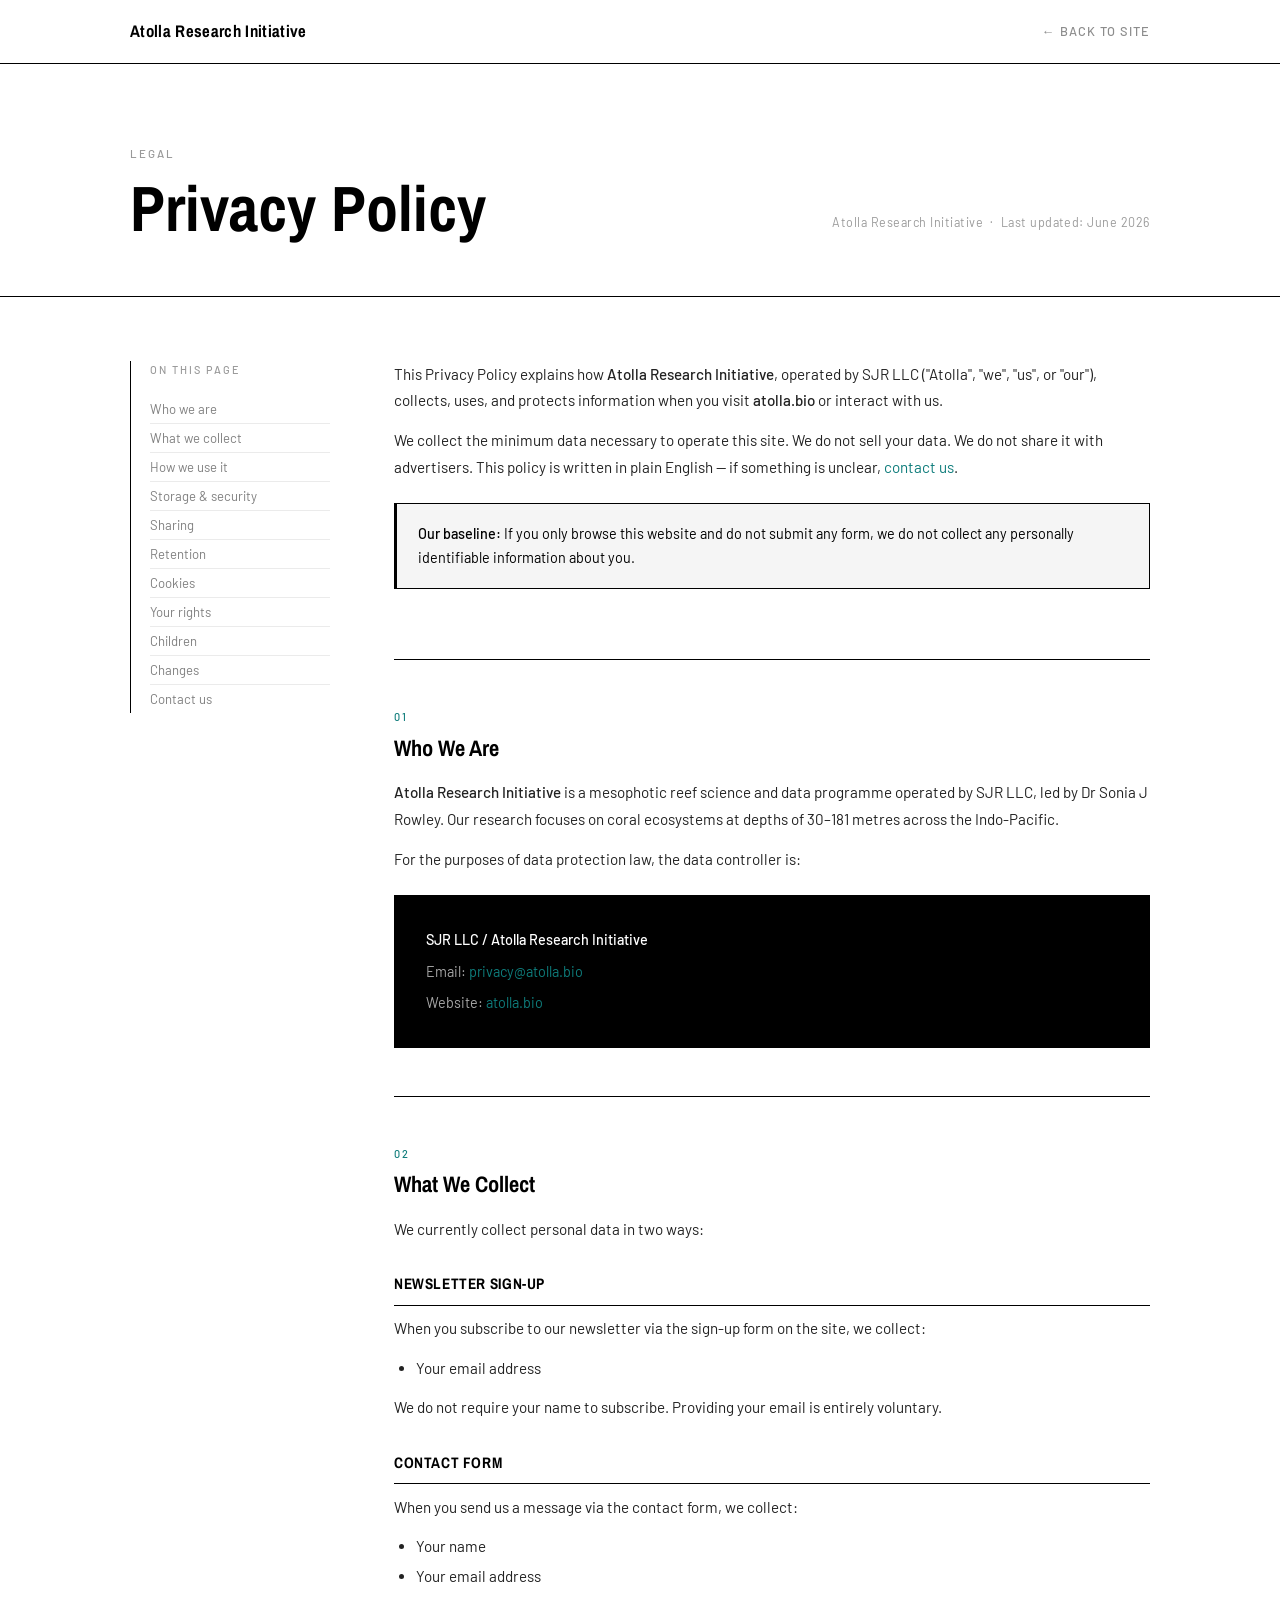
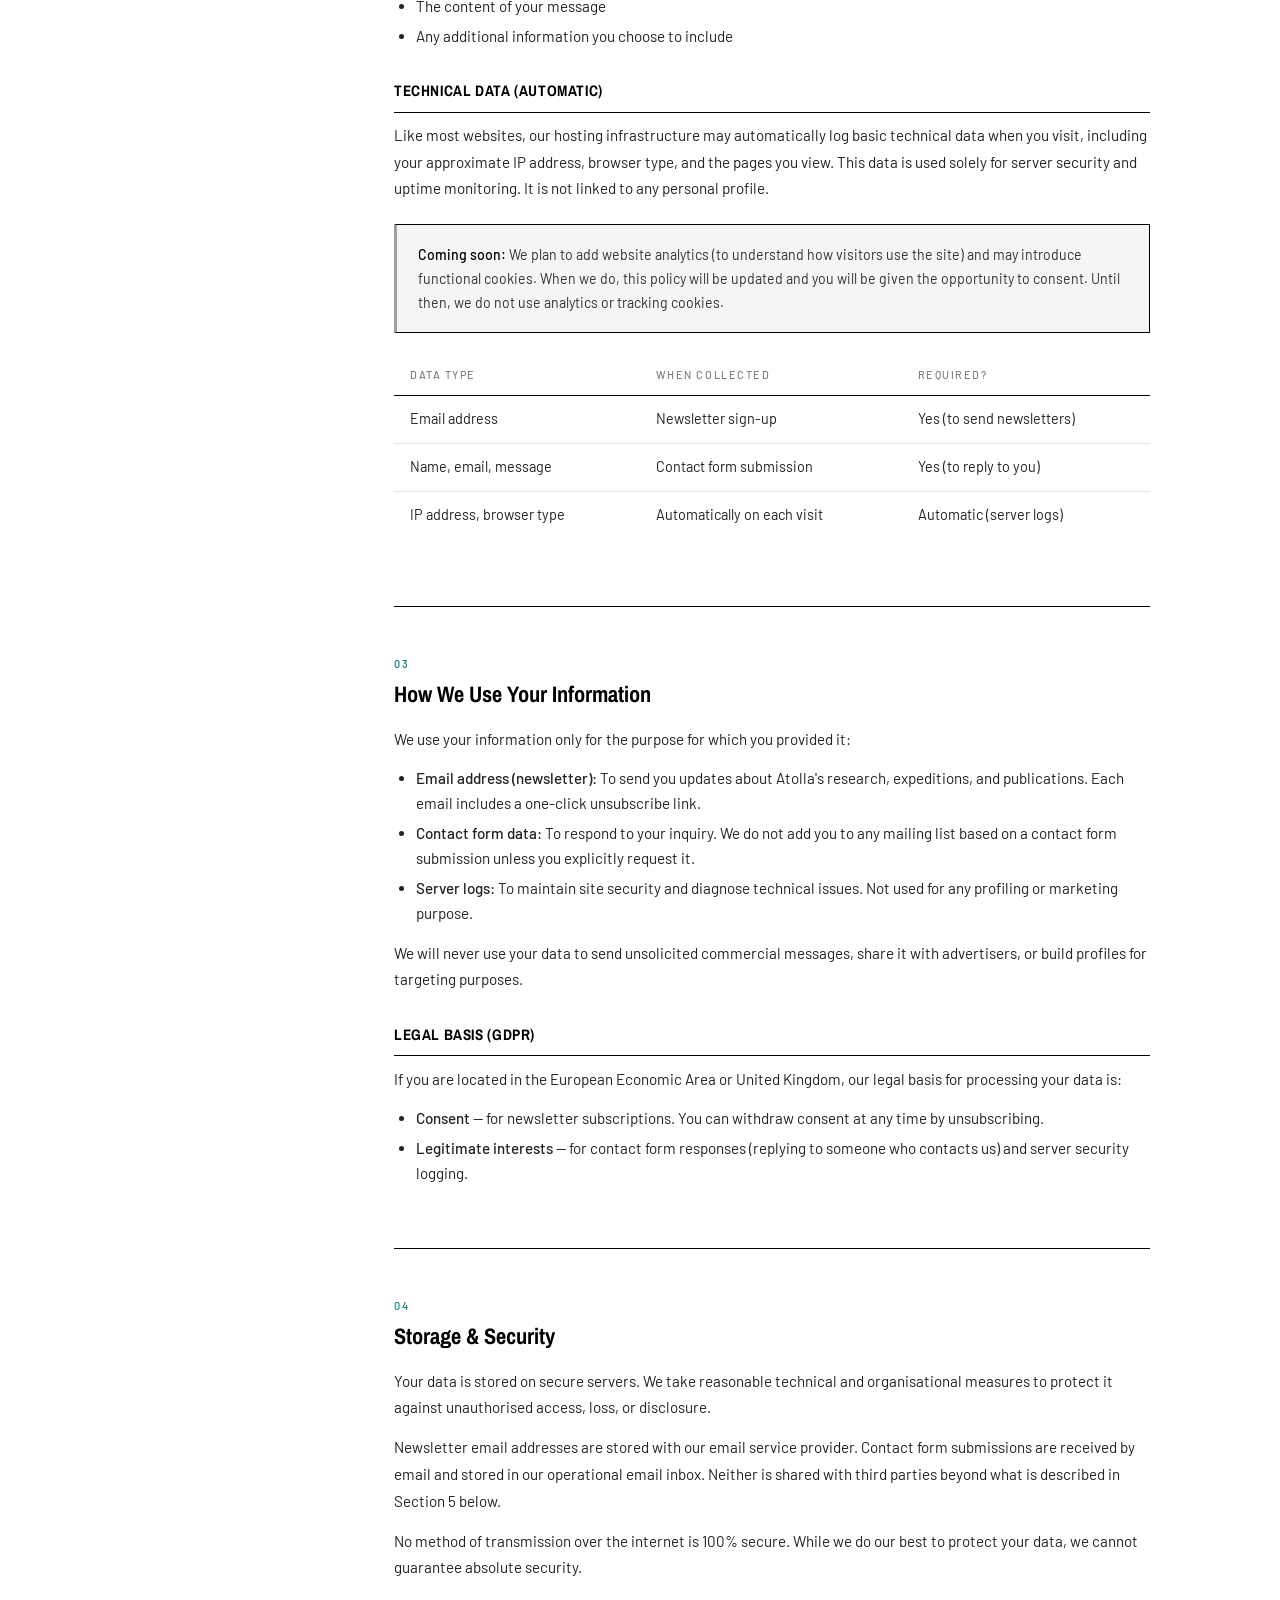
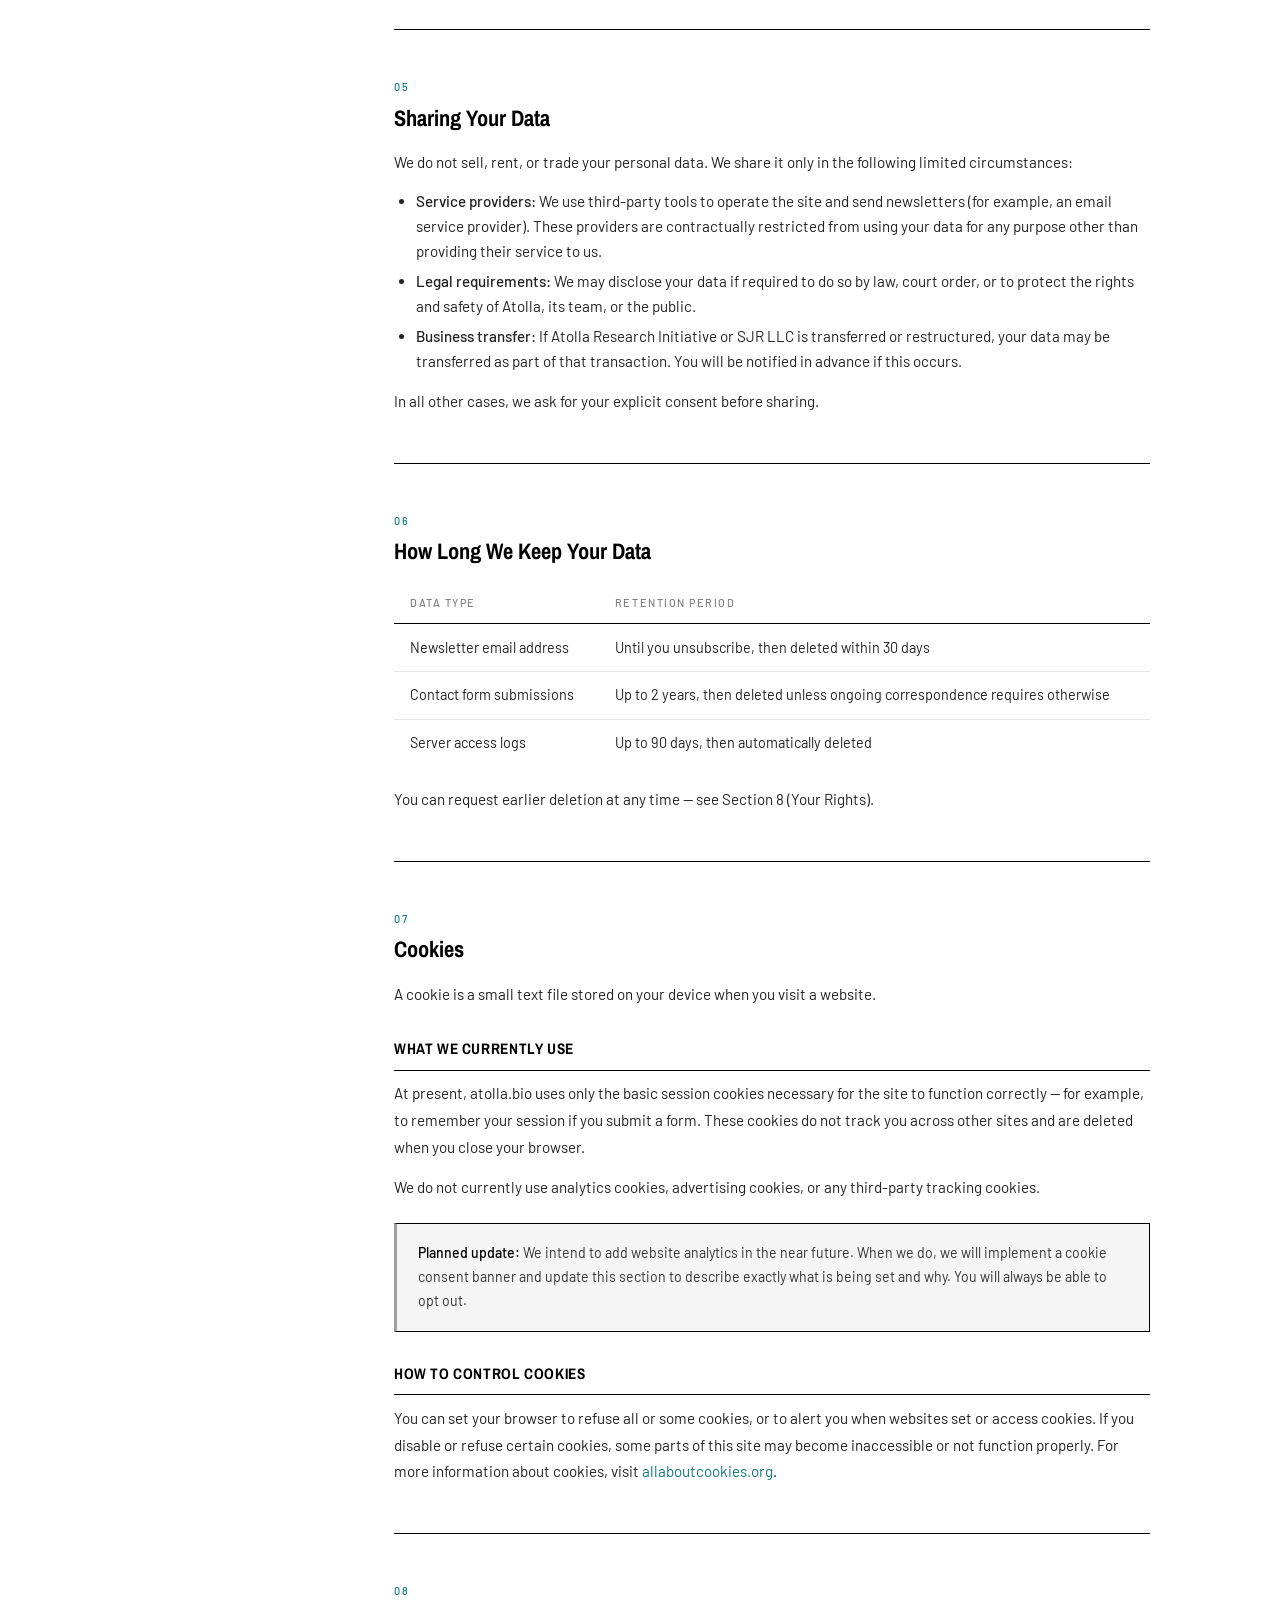
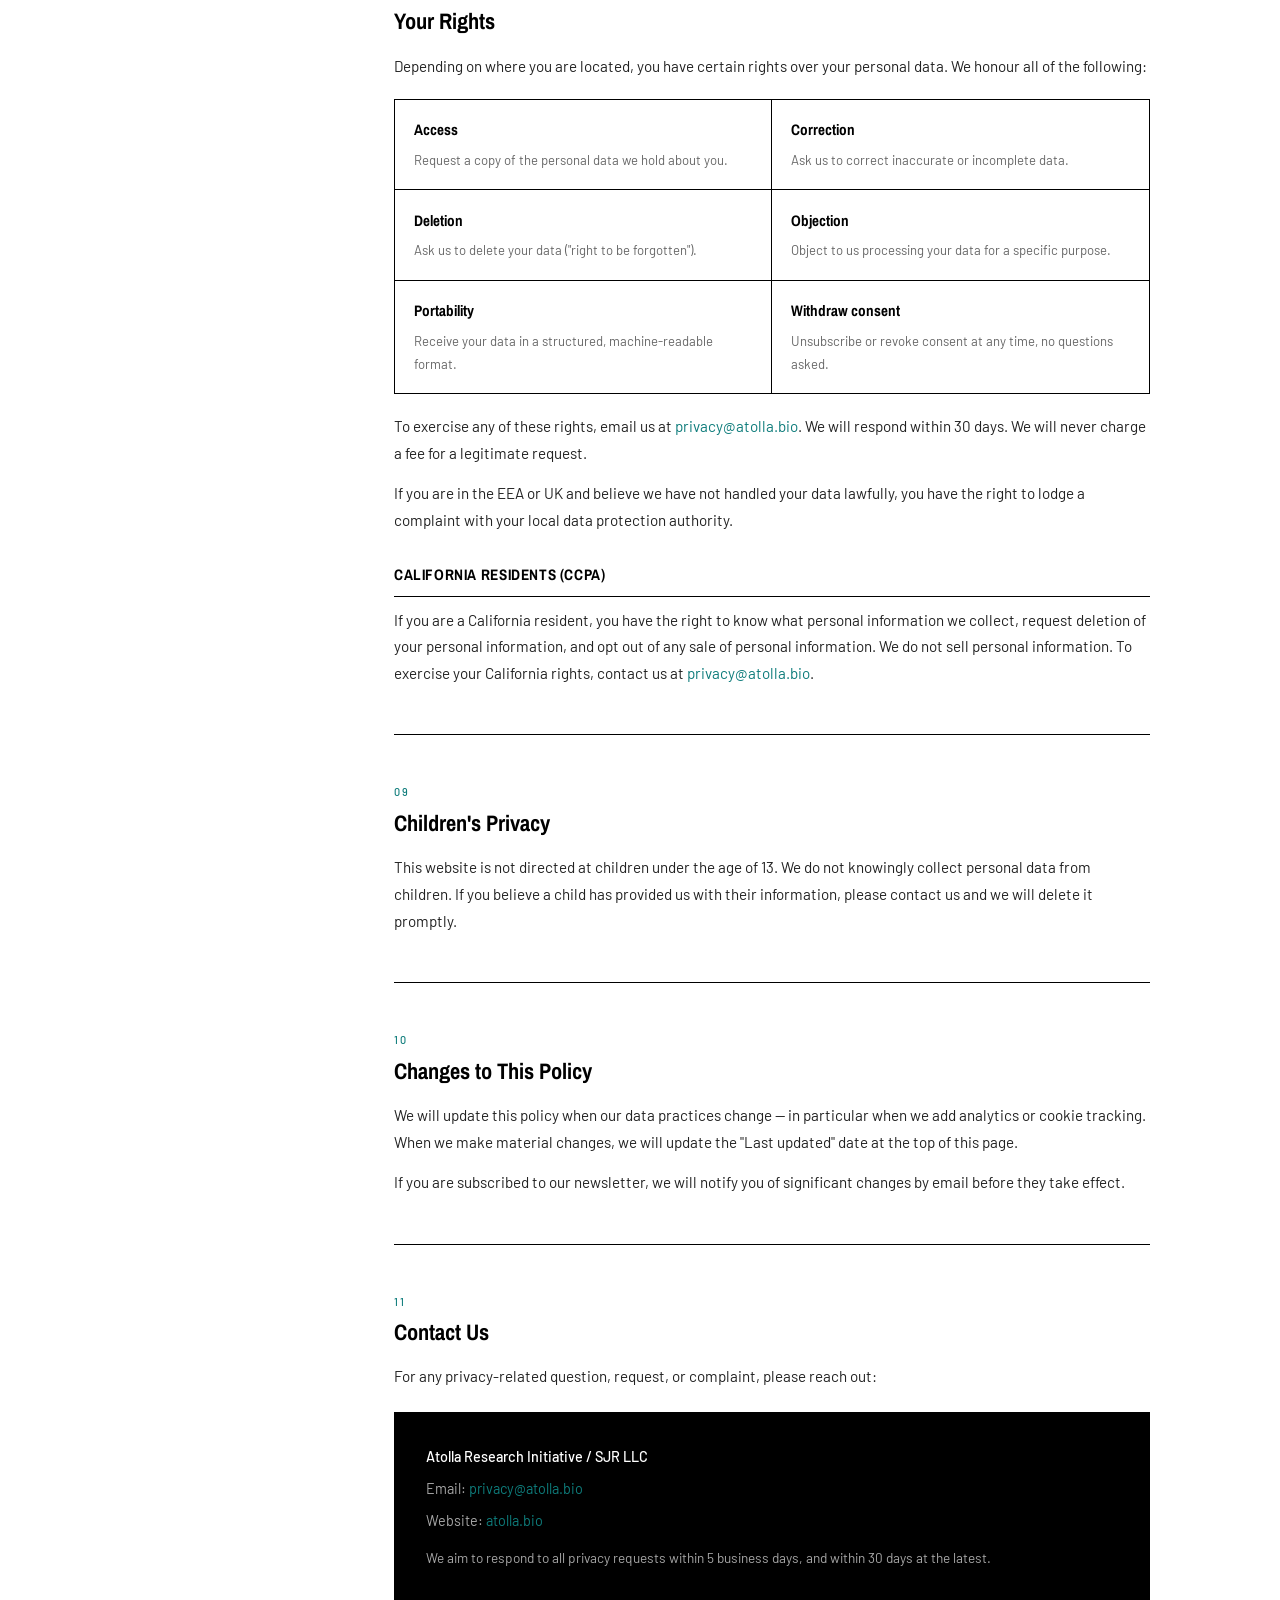
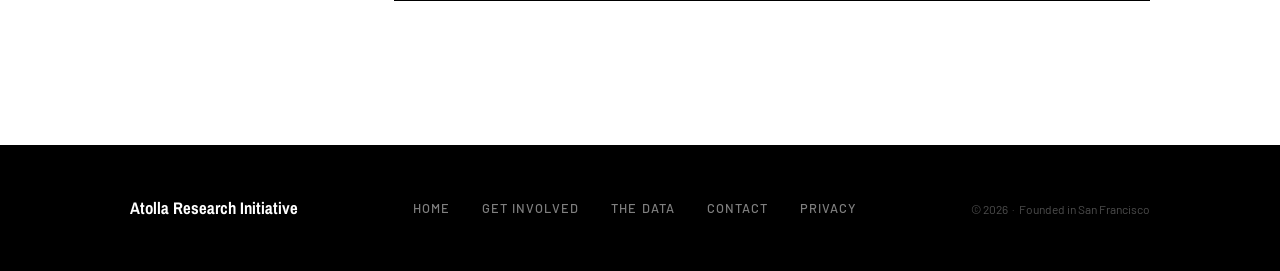
<file: privacy.html>
<!DOCTYPE html>
<html lang="en">
<head>
  <meta charset="UTF-8" />
  <meta name="viewport" content="width=device-width, initial-scale=1.0" />
  <title>Privacy Policy — Atolla Research Initiative</title>
  <meta name="description" content="Privacy policy for the Atolla Research Initiative, a mesophotic reef science and data programme led by Dr Sonia J Rowley." />
  <meta name="robots" content="index, follow" />
  <link rel="canonical" href="https://atolla.bio/privacy" />
  <link rel="icon" href="/images/favicon.png" type="image/png" />
  <meta name="theme-color" content="#0a1a2f" />
  <link rel="preconnect" href="https://fonts.googleapis.com" />
  <link rel="preconnect" href="https://fonts.gstatic.com" crossorigin />
  <link href="https://fonts.googleapis.com/css2?family=Archivo+Narrow:ital,wght@0,400;0,600;0,700;1,400&family=Barlow:wght@300;400;500&display=swap" rel="stylesheet" />
  <style>
    *, *::before, *::after { box-sizing: border-box; margin: 0; padding: 0; }

    :root {
      --teal:   #0e7c7b;
      --teal-dk:#0a5e5d;
      --black:  #000000;
      --grey:   #f5f5f5;
      --border: #000000;
      --mid:    rgba(0,0,0,0.45);
      --white:  #ffffff;
    }

    html { scroll-behavior: smooth; font-size: 16px; }

    body {
      font-family: 'Barlow', sans-serif;
      font-weight: 400;
      color: var(--black);
      background: var(--white);
      line-height: 1.7;
      -webkit-font-smoothing: antialiased;
    }

    a { color: inherit; text-decoration: none; }

    /* ── NAV — matches other Atolla pages ── */
    .nav {
      position: fixed;
      top: 0; left: 0; right: 0;
      z-index: 1000;
      height: 64px;
      display: flex;
      align-items: center;
      background: #ffffff;
      border-bottom: 1px solid #000000;
      transition: background 0.25s, border-color 0.25s;
    }

    .nav__inner {
      max-width: 1100px;
      margin: 0 auto;
      padding: 0 40px;
      width: 100%;
      display: flex;
      align-items: center;
      justify-content: space-between;
    }

    .nav__logo {
      font-family: 'Archivo Narrow', sans-serif;
      font-weight: 700;
      font-size: 1.05rem;
      letter-spacing: 0.02em;
      color: #000000;
    }

    .nav__back {
      font-family: 'Barlow', sans-serif;
      font-size: 0.8rem;
      font-weight: 500;
      letter-spacing: 0.08em;
      text-transform: uppercase;
      color: rgba(0,0,0,0.45);
      transition: color 0.2s;
    }

    .nav__back:hover { color: #000000; }

    /* ── PAGE HEADER ── */
    .page-header {
      padding-top: 64px; /* offset fixed nav */
      border-bottom: 1px solid #000000;
    }

    .page-header__inner {
      max-width: 1100px;
      margin: 0 auto;
      padding: 5rem 40px 3.5rem;
      display: flex;
      align-items: flex-end;
      justify-content: space-between;
      gap: 2rem;
    }

    .page-header__label {
      font-family: 'Barlow', sans-serif;
      font-size: 0.72rem;
      font-weight: 500;
      letter-spacing: 0.18em;
      text-transform: uppercase;
      color: rgba(0,0,0,0.4);
      display: block;
      margin-bottom: 0.75rem;
    }

    .page-header h1 {
      font-family: 'Archivo Narrow', sans-serif;
      font-weight: 700;
      font-size: clamp(2.4rem, 5vw, 4rem);
      line-height: 1.0;
      color: #000000;
    }

    .page-header__meta {
      font-family: 'Barlow', sans-serif;
      font-size: 0.78rem;
      font-weight: 400;
      color: rgba(0,0,0,0.4);
      letter-spacing: 0.04em;
      white-space: nowrap;
      padding-bottom: 0.4rem;
    }

    /* ── LAYOUT ── */
    .outer {
      max-width: 1100px;
      margin: 0 auto;
      padding: 0 40px;
    }

    .layout {
      display: grid;
      grid-template-columns: 200px 1fr;
      gap: 4rem;
      align-items: start;
      padding: 4rem 0 6rem;
    }

    /* ── TOC ── */
    .toc {
      position: sticky;
      top: 88px;
      border-left: 1px solid #000000;
      padding-left: 1.2rem;
    }

    .toc-title {
      font-family: 'Barlow', sans-serif;
      font-size: 0.68rem;
      font-weight: 500;
      letter-spacing: 0.18em;
      text-transform: uppercase;
      color: rgba(0,0,0,0.4);
      margin-bottom: 1rem;
    }

    .toc a {
      display: block;
      font-family: 'Barlow', sans-serif;
      font-size: 0.82rem;
      font-weight: 400;
      color: rgba(0,0,0,0.5);
      padding: 0.3rem 0;
      border-bottom: 1px solid rgba(0,0,0,0.08);
      transition: color 0.15s;
      line-height: 1.4;
    }

    .toc a:last-child { border-bottom: none; }
    .toc a:hover { color: #000000; }

    /* ── CONTENT ── */
    .content section {
      padding-bottom: 3rem;
      margin-bottom: 3rem;
      border-bottom: 1px solid #000000;
    }

    .content section:last-child {
      border-bottom: none;
      padding-bottom: 0;
    }

    .section-num {
      font-family: 'Barlow', sans-serif;
      font-size: 0.68rem;
      font-weight: 500;
      letter-spacing: 0.18em;
      text-transform: uppercase;
      color: var(--teal);
      display: block;
      margin-bottom: 0.5rem;
    }

    h2 {
      font-family: 'Archivo Narrow', sans-serif;
      font-weight: 700;
      font-size: 1.4rem;
      color: #000000;
      margin-bottom: 1.1rem;
      line-height: 1.2;
    }

    h3 {
      font-family: 'Archivo Narrow', sans-serif;
      font-weight: 700;
      font-size: 0.95rem;
      letter-spacing: 0.04em;
      text-transform: uppercase;
      color: #000000;
      margin: 1.8rem 0 0.6rem;
      padding-bottom: 0.5rem;
      border-bottom: 1px solid #000000;
    }

    p { font-size: 0.95rem; color: #222222; margin-bottom: 0.85rem; line-height: 1.75; }
    p:last-child { margin-bottom: 0; }

    ul, ol { padding-left: 1.4rem; margin-bottom: 0.85rem; }
    li { font-size: 0.95rem; color: #222222; margin-bottom: 0.3rem; line-height: 1.65; }

    strong { font-weight: 500; }

    a.inline-link { color: var(--teal); }
    a.inline-link:hover { text-decoration: underline; }

    /* ── CALLOUT BOXES — editorial, no colour fills ── */
    .callout {
      border: 1px solid #000000;
      border-left: 3px solid #000000;
      background: var(--grey);
      padding: 1.1rem 1.3rem;
      margin: 1.4rem 0;
      font-size: 0.9rem;
    }

    .callout strong { color: #000000; font-weight: 500; }

    .callout-pending {
      border: 1px solid #000000;
      border-left: 3px solid rgba(0,0,0,0.35);
      background: var(--grey);
      padding: 1.1rem 1.3rem;
      margin: 1.4rem 0;
      font-size: 0.88rem;
      color: #333333;
    }

    .callout-pending strong { font-weight: 500; color: #000000; }

    /* ── TABLES ── */
    table {
      width: 100%;
      border-collapse: collapse;
      margin: 1.2rem 0;
      font-size: 0.88rem;
    }

    th {
      font-family: 'Barlow', sans-serif;
      font-size: 0.68rem;
      font-weight: 500;
      letter-spacing: 0.14em;
      text-transform: uppercase;
      color: rgba(0,0,0,0.5);
      text-align: left;
      padding: 0.65rem 1rem;
      border-bottom: 1px solid #000000;
      background: none;
    }

    td {
      font-family: 'Barlow', sans-serif;
      padding: 0.7rem 1rem;
      border-bottom: 1px solid rgba(0,0,0,0.1);
      vertical-align: top;
      color: #222222;
      font-size: 0.9rem;
    }

    tr:last-child td { border-bottom: none; }

    /* ── RIGHTS GRID ── */
    .rights-grid {
      display: grid;
      grid-template-columns: 1fr 1fr;
      gap: 0;
      margin: 1.2rem 0;
      border: 1px solid #000000;
    }

    .right-card {
      padding: 1.1rem 1.2rem;
      border-right: 1px solid #000000;
      border-bottom: 1px solid #000000;
    }

    .right-card:nth-child(even) { border-right: none; }
    .right-card:nth-last-child(-n+2) { border-bottom: none; }

    .right-card strong {
      display: block;
      font-family: 'Archivo Narrow', sans-serif;
      font-size: 0.95rem;
      font-weight: 700;
      color: #000000;
      margin-bottom: 0.35rem;
    }

    .right-card p { font-size: 0.82rem; margin: 0; color: rgba(0,0,0,0.6); }

    /* ── CONTACT BLOCK ── */
    .contact-block {
      background: #000000;
      color: #ffffff;
      padding: 2rem;
      margin-top: 1.4rem;
    }

    .contact-block p { color: rgba(255,255,255,0.65); margin-bottom: 0.4rem; font-size: 0.9rem; }
    .contact-block p:last-child { margin-bottom: 0; }
    .contact-block a { color: var(--teal); }
    .contact-block a:hover { text-decoration: underline; }
    .contact-block strong { color: #ffffff; font-weight: 500; }

    /* ── FOOTER — matches other Atolla pages ── */
    footer {
      background: #000000;
      color: #ffffff;
      padding: 3rem 0;
      border-top: 1px solid #000000;
    }

    .footer__inner {
      max-width: 1100px;
      margin: 0 auto;
      padding: 0 40px;
      display: flex;
      align-items: center;
      justify-content: space-between;
    }

    .footer__logo {
      font-family: 'Archivo Narrow', sans-serif;
      font-weight: 700;
      font-size: 1.05rem;
      color: #ffffff;
    }

    .footer__links { display: flex; gap: 2rem; }

    .footer__links a {
      font-family: 'Barlow', sans-serif;
      font-size: 0.8rem;
      font-weight: 500;
      letter-spacing: 0.08em;
      text-transform: uppercase;
      color: rgba(255,255,255,0.5);
      transition: color 0.2s;
    }

    .footer__links a:hover { color: #ffffff; }

    .footer__copy {
      font-family: 'Barlow', sans-serif;
      font-size: 0.75rem;
      color: rgba(255,255,255,0.3);
    }

    /* ── RESPONSIVE ── */
    @media (max-width: 900px) {
      .nav__inner { padding: 0 24px; }
      .page-header__inner { padding: 4rem 24px 3rem; flex-direction: column; align-items: flex-start; }
      .outer { padding: 0 24px; }
      .layout { grid-template-columns: 1fr; gap: 0; }
      .toc { display: none; }
      .footer__inner { padding: 0 24px; }
      .rights-grid { grid-template-columns: 1fr; }
      .right-card { border-right: none; }
      .right-card:nth-last-child(-n+2) { border-bottom: 1px solid #000000; }
      .right-card:last-child { border-bottom: none; }
    }

    @media (max-width: 480px) {
      .nav__inner { padding: 0 20px; }
      .outer { padding: 0 20px; }
      .page-header__inner { padding: 3rem 20px 2.5rem; }
      .footer__inner { padding: 0 20px; }
    }
  
    /* ── Accessibility: skip link + visible keyboard focus ── */
    .skip-link { position:absolute; left:-9999px; top:0; z-index:3000;
      background:#0e7c7b; color:#ffffff; padding:10px 16px;
      font-family:'Barlow',sans-serif; font-size:0.85rem; font-weight:500; }
    .skip-link:focus { left:0; }
    :focus-visible { outline:2px solid #0e7c7b; outline-offset:2px; }
  </style>
</head>
<body>
  <a class="skip-link" href="#main">Skip to content</a>

<!-- NAV -->
<nav class="nav">
  <div class="nav__inner">
    <a class="nav__logo" href="/">Atolla Research Initiative</a>
    <a class="nav__back" href="/">← Back to site</a>
  </div>
</nav>
  <span id="main" tabindex="-1"></span>

<!-- PAGE HEADER -->
<div class="page-header">
  <div class="page-header__inner">
    <div>
      <span class="page-header__label">Legal</span>
      <h1>Privacy Policy</h1>
    </div>
    <div class="page-header__meta">Atolla Research Initiative &nbsp;&middot;&nbsp; Last updated: June 2026</div>
  </div>
</div>

<!-- BODY -->
<div class="outer">
  <div class="layout">

    <!-- Table of contents -->
    <aside class="toc">
      <div class="toc-title">On this page</div>
      <a href="#who-we-are">Who we are</a>
      <a href="#what-we-collect">What we collect</a>
      <a href="#how-we-use">How we use it</a>
      <a href="#storage">Storage &amp; security</a>
      <a href="#sharing">Sharing</a>
      <a href="#retention">Retention</a>
      <a href="#cookies">Cookies</a>
      <a href="#your-rights">Your rights</a>
      <a href="#children">Children</a>
      <a href="#changes">Changes</a>
      <a href="#contact">Contact us</a>
    </aside>

    <!-- Main content -->
    <main class="content">

      <!-- Intro -->
      <section id="intro">
        <p>This Privacy Policy explains how <strong>Atolla Research Initiative</strong>, operated by SJR LLC ("Atolla", "we", "us", or "our"), collects, uses, and protects information when you visit <strong>atolla.bio</strong> or interact with us.</p>
        <p>We collect the minimum data necessary to operate this site. We do not sell your data. We do not share it with advertisers. This policy is written in plain English — if something is unclear, <a href="#contact" class="inline-link">contact us</a>.</p>
        <div class="callout">
          <strong>Our baseline:</strong> If you only browse this website and do not submit any form, we do not collect any personally identifiable information about you.
        </div>
      </section>

      <!-- 1. Who we are -->
      <section id="who-we-are">
        <div class="section-num">01</div>
        <h2>Who We Are</h2>
        <p><strong>Atolla Research Initiative</strong> is a mesophotic reef science and data programme operated by SJR LLC, led by Dr Sonia J Rowley. Our research focuses on coral ecosystems at depths of 30–181 metres across the Indo-Pacific.</p>
        <p>For the purposes of data protection law, the data controller is:</p>
        <div class="contact-block">
          <p><strong>SJR LLC / Atolla Research Initiative</strong></p>
          <p>Email: <a class="inline-link" href="mailto:privacy@atolla.bio">privacy@atolla.bio</a></p>
          <p>Website: <a class="inline-link" href="https://atolla.bio">atolla.bio</a></p>
        </div>
      </section>

      <!-- 2. What we collect -->
      <section id="what-we-collect">
        <div class="section-num">02</div>
        <h2>What We Collect</h2>
        <p>We currently collect personal data in two ways:</p>

        <h3>Newsletter sign-up</h3>
        <p>When you subscribe to our newsletter via the sign-up form on the site, we collect:</p>
        <ul>
          <li>Your email address</li>
        </ul>
        <p>We do not require your name to subscribe. Providing your email is entirely voluntary.</p>

        <h3>Contact form</h3>
        <p>When you send us a message via the contact form, we collect:</p>
        <ul>
          <li>Your name</li>
          <li>Your email address</li>
          <li>The content of your message</li>
          <li>Any additional information you choose to include</li>
        </ul>

        <h3>Technical data (automatic)</h3>
        <p>Like most websites, our hosting infrastructure may automatically log basic technical data when you visit, including your approximate IP address, browser type, and the pages you view. This data is used solely for server security and uptime monitoring. It is not linked to any personal profile.</p>

        <div class="callout-pending">
          <strong>Coming soon:</strong> We plan to add website analytics (to understand how visitors use the site) and may introduce functional cookies. When we do, this policy will be updated and you will be given the opportunity to consent. Until then, we do not use analytics or tracking cookies.
        </div>

        <table>
          <thead>
            <tr>
              <th>Data type</th>
              <th>When collected</th>
              <th>Required?</th>
            </tr>
          </thead>
          <tbody>
            <tr>
              <td>Email address</td>
              <td>Newsletter sign-up</td>
              <td>Yes (to send newsletters)</td>
            </tr>
            <tr>
              <td>Name, email, message</td>
              <td>Contact form submission</td>
              <td>Yes (to reply to you)</td>
            </tr>
            <tr>
              <td>IP address, browser type</td>
              <td>Automatically on each visit</td>
              <td>Automatic (server logs)</td>
            </tr>
          </tbody>
        </table>
      </section>

      <!-- 3. How we use it -->
      <section id="how-we-use">
        <div class="section-num">03</div>
        <h2>How We Use Your Information</h2>
        <p>We use your information only for the purpose for which you provided it:</p>
        <ul>
          <li><strong>Email address (newsletter):</strong> To send you updates about Atolla's research, expeditions, and publications. Each email includes a one-click unsubscribe link.</li>
          <li><strong>Contact form data:</strong> To respond to your inquiry. We do not add you to any mailing list based on a contact form submission unless you explicitly request it.</li>
          <li><strong>Server logs:</strong> To maintain site security and diagnose technical issues. Not used for any profiling or marketing purpose.</li>
        </ul>
        <p>We will never use your data to send unsolicited commercial messages, share it with advertisers, or build profiles for targeting purposes.</p>

        <h3>Legal basis (GDPR)</h3>
        <p>If you are located in the European Economic Area or United Kingdom, our legal basis for processing your data is:</p>
        <ul>
          <li><strong>Consent</strong> — for newsletter subscriptions. You can withdraw consent at any time by unsubscribing.</li>
          <li><strong>Legitimate interests</strong> — for contact form responses (replying to someone who contacts us) and server security logging.</li>
        </ul>
      </section>

      <!-- 4. Storage & security -->
      <section id="storage">
        <div class="section-num">04</div>
        <h2>Storage &amp; Security</h2>
        <p>Your data is stored on secure servers. We take reasonable technical and organisational measures to protect it against unauthorised access, loss, or disclosure.</p>
        <p>Newsletter email addresses are stored with our email service provider. Contact form submissions are received by email and stored in our operational email inbox. Neither is shared with third parties beyond what is described in Section 5 below.</p>
        <p>No method of transmission over the internet is 100% secure. While we do our best to protect your data, we cannot guarantee absolute security.</p>
      </section>

      <!-- 5. Sharing -->
      <section id="sharing">
        <div class="section-num">05</div>
        <h2>Sharing Your Data</h2>
        <p>We do not sell, rent, or trade your personal data. We share it only in the following limited circumstances:</p>
        <ul>
          <li><strong>Service providers:</strong> We use third-party tools to operate the site and send newsletters (for example, an email service provider). These providers are contractually restricted from using your data for any purpose other than providing their service to us.</li>
          <li><strong>Legal requirements:</strong> We may disclose your data if required to do so by law, court order, or to protect the rights and safety of Atolla, its team, or the public.</li>
          <li><strong>Business transfer:</strong> If Atolla Research Initiative or SJR LLC is transferred or restructured, your data may be transferred as part of that transaction. You will be notified in advance if this occurs.</li>
        </ul>
        <p>In all other cases, we ask for your explicit consent before sharing.</p>
      </section>

      <!-- 6. Retention -->
      <section id="retention">
        <div class="section-num">06</div>
        <h2>How Long We Keep Your Data</h2>
        <table>
          <thead>
            <tr>
              <th>Data type</th>
              <th>Retention period</th>
            </tr>
          </thead>
          <tbody>
            <tr>
              <td>Newsletter email address</td>
              <td>Until you unsubscribe, then deleted within 30 days</td>
            </tr>
            <tr>
              <td>Contact form submissions</td>
              <td>Up to 2 years, then deleted unless ongoing correspondence requires otherwise</td>
            </tr>
            <tr>
              <td>Server access logs</td>
              <td>Up to 90 days, then automatically deleted</td>
            </tr>
          </tbody>
        </table>
        <p>You can request earlier deletion at any time — see Section 8 (Your Rights).</p>
      </section>

      <!-- 7. Cookies -->
      <section id="cookies">
        <div class="section-num">07</div>
        <h2>Cookies</h2>
        <p>A cookie is a small text file stored on your device when you visit a website.</p>

        <h3>What we currently use</h3>
        <p>At present, atolla.bio uses only the basic session cookies necessary for the site to function correctly — for example, to remember your session if you submit a form. These cookies do not track you across other sites and are deleted when you close your browser.</p>
        <p>We do not currently use analytics cookies, advertising cookies, or any third-party tracking cookies.</p>

        <div class="callout-pending">
          <strong>Planned update:</strong> We intend to add website analytics in the near future. When we do, we will implement a cookie consent banner and update this section to describe exactly what is being set and why. You will always be able to opt out.
        </div>

        <h3>How to control cookies</h3>
        <p>You can set your browser to refuse all or some cookies, or to alert you when websites set or access cookies. If you disable or refuse certain cookies, some parts of this site may become inaccessible or not function properly. For more information about cookies, visit <a class="inline-link" href="https://www.allaboutcookies.org" target="_blank" rel="noopener">allaboutcookies.org</a>.</p>
      </section>

      <!-- 8. Your rights -->
      <section id="your-rights">
        <div class="section-num">08</div>
        <h2>Your Rights</h2>
        <p>Depending on where you are located, you have certain rights over your personal data. We honour all of the following:</p>
        <div class="rights-grid">
          <div class="right-card">
            <strong>Access</strong>
            <p>Request a copy of the personal data we hold about you.</p>
          </div>
          <div class="right-card">
            <strong>Correction</strong>
            <p>Ask us to correct inaccurate or incomplete data.</p>
          </div>
          <div class="right-card">
            <strong>Deletion</strong>
            <p>Ask us to delete your data ("right to be forgotten").</p>
          </div>
          <div class="right-card">
            <strong>Objection</strong>
            <p>Object to us processing your data for a specific purpose.</p>
          </div>
          <div class="right-card">
            <strong>Portability</strong>
            <p>Receive your data in a structured, machine-readable format.</p>
          </div>
          <div class="right-card">
            <strong>Withdraw consent</strong>
            <p>Unsubscribe or revoke consent at any time, no questions asked.</p>
          </div>
        </div>
        <p>To exercise any of these rights, email us at <a class="inline-link" href="mailto:privacy@atolla.bio">privacy@atolla.bio</a>. We will respond within 30 days. We will never charge a fee for a legitimate request.</p>
        <p>If you are in the EEA or UK and believe we have not handled your data lawfully, you have the right to lodge a complaint with your local data protection authority.</p>

        <h3>California residents (CCPA)</h3>
        <p>If you are a California resident, you have the right to know what personal information we collect, request deletion of your personal information, and opt out of any sale of personal information. We do not sell personal information. To exercise your California rights, contact us at <a class="inline-link" href="mailto:privacy@atolla.bio">privacy@atolla.bio</a>.</p>
      </section>

      <!-- 9. Children -->
      <section id="children">
        <div class="section-num">09</div>
        <h2>Children's Privacy</h2>
        <p>This website is not directed at children under the age of 13. We do not knowingly collect personal data from children. If you believe a child has provided us with their information, please contact us and we will delete it promptly.</p>
      </section>

      <!-- 10. Changes -->
      <section id="changes">
        <div class="section-num">10</div>
        <h2>Changes to This Policy</h2>
        <p>We will update this policy when our data practices change — in particular when we add analytics or cookie tracking. When we make material changes, we will update the "Last updated" date at the top of this page.</p>
        <p>If you are subscribed to our newsletter, we will notify you of significant changes by email before they take effect.</p>
      </section>

      <!-- 11. Contact -->
      <section id="contact">
        <div class="section-num">11</div>
        <h2>Contact Us</h2>
        <p>For any privacy-related question, request, or complaint, please reach out:</p>
        <div class="contact-block">
          <p><strong>Atolla Research Initiative / SJR LLC</strong></p>
          <p>Email: <a class="inline-link" href="mailto:privacy@atolla.bio">privacy@atolla.bio</a></p>
          <p>Website: <a class="inline-link" href="https://atolla.bio">atolla.bio</a></p>
          <p style="margin-top:0.8rem; font-size:0.85rem;">We aim to respond to all privacy requests within 5 business days, and within 30 days at the latest.</p>
        </div>
      </section>

    </main>
  </div>
</div>

<!-- FOOTER -->
<footer>
  <div class="footer__inner">
    <div class="footer__logo">Atolla Research Initiative</div>
    <div class="footer__links">
      <a href="/">Home</a>
      <a href="/get-involved">Get Involved</a>
      <a href="/data">The Data</a>
      <a href="/contact">Contact</a>
      <a href="/privacy">Privacy</a>
    </div>
    <div class="footer__copy">&copy; 2026 &nbsp;&middot;&nbsp; Founded in San Francisco</div>
  </div>
</footer>

</body>
</html>
  
</file>
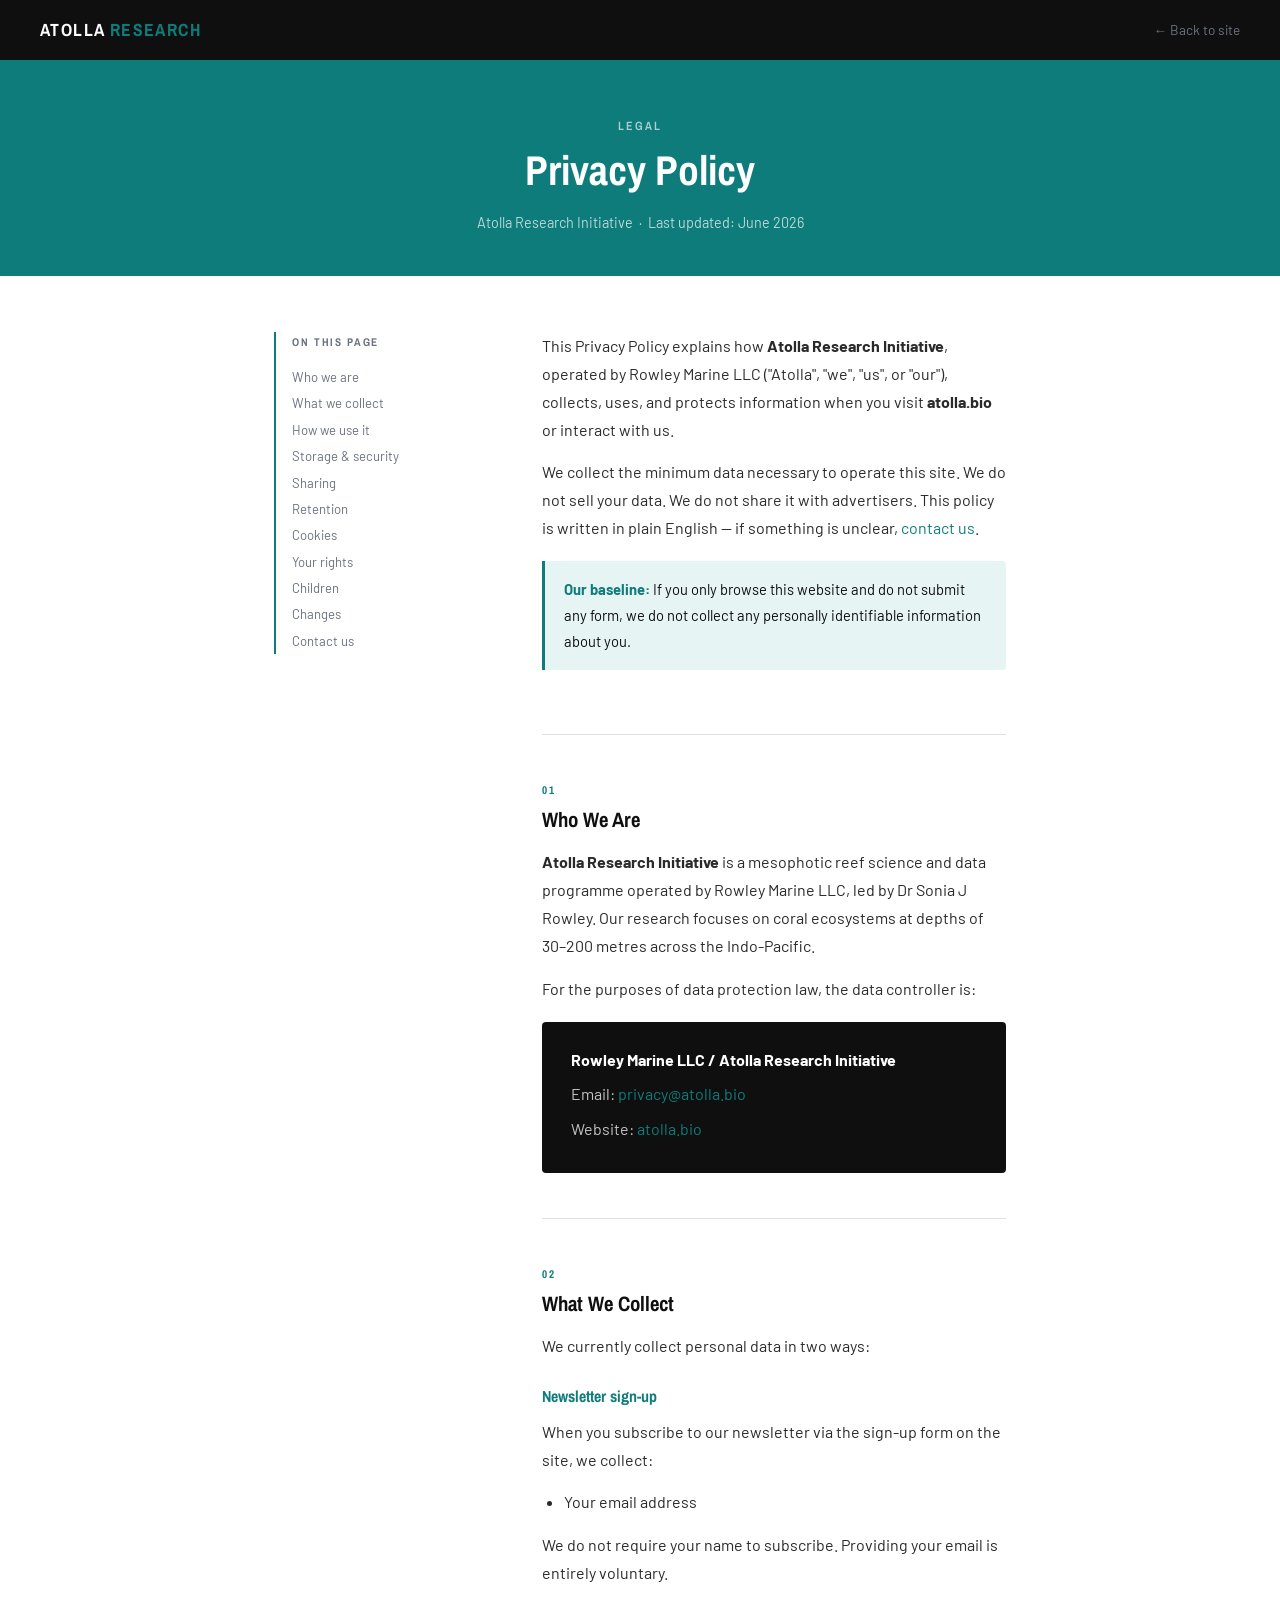
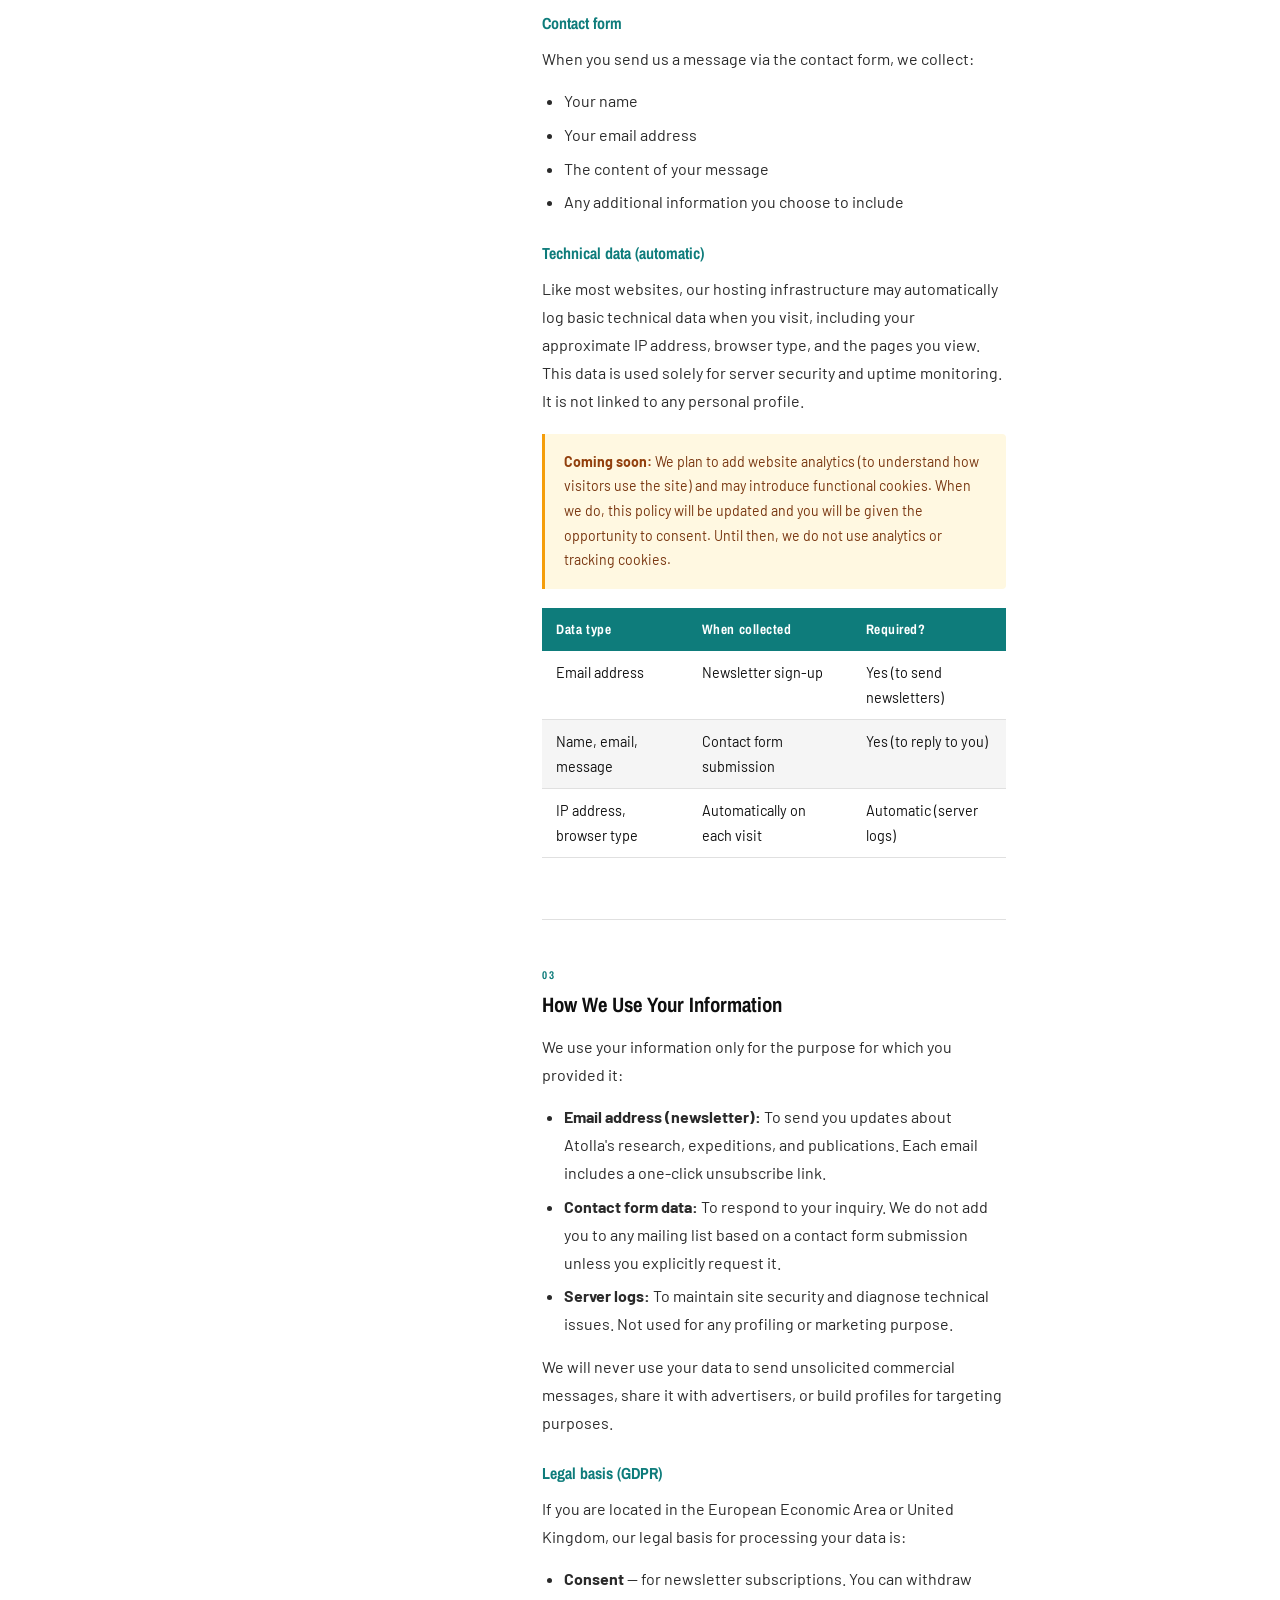
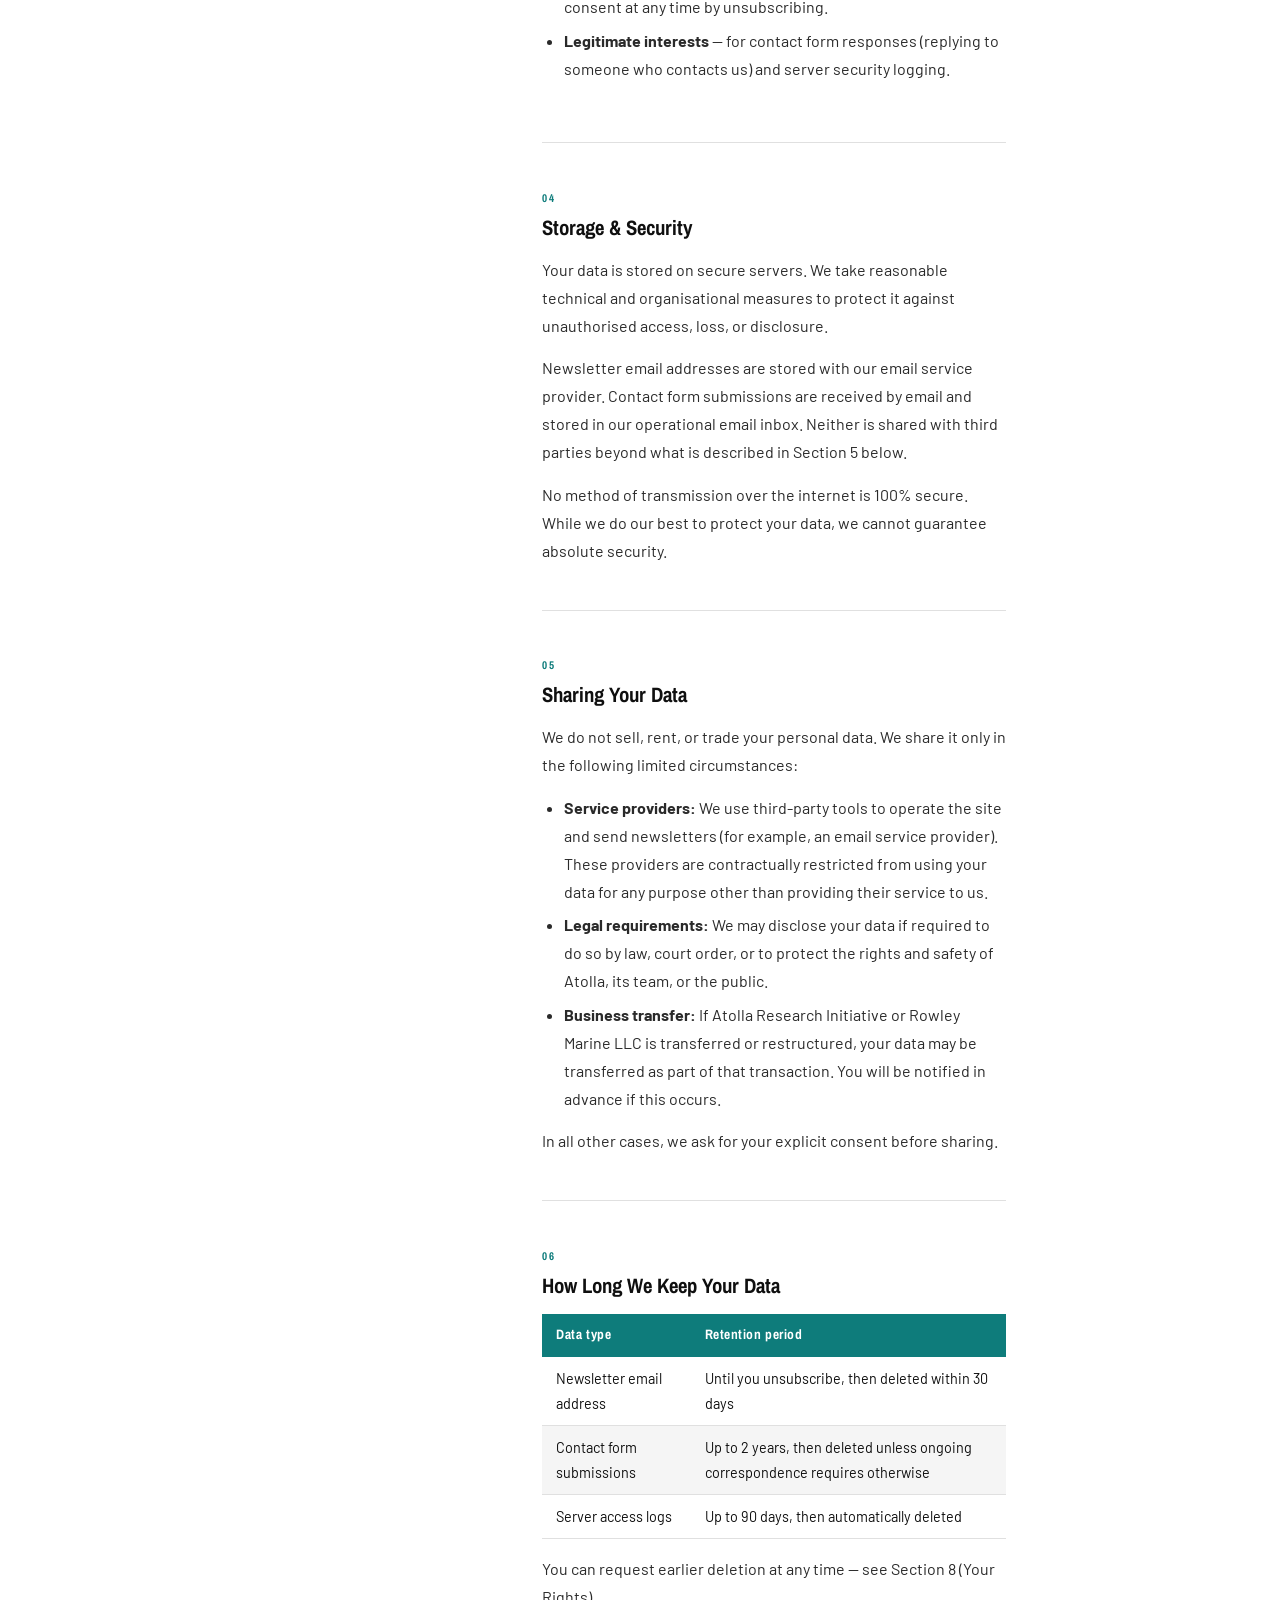
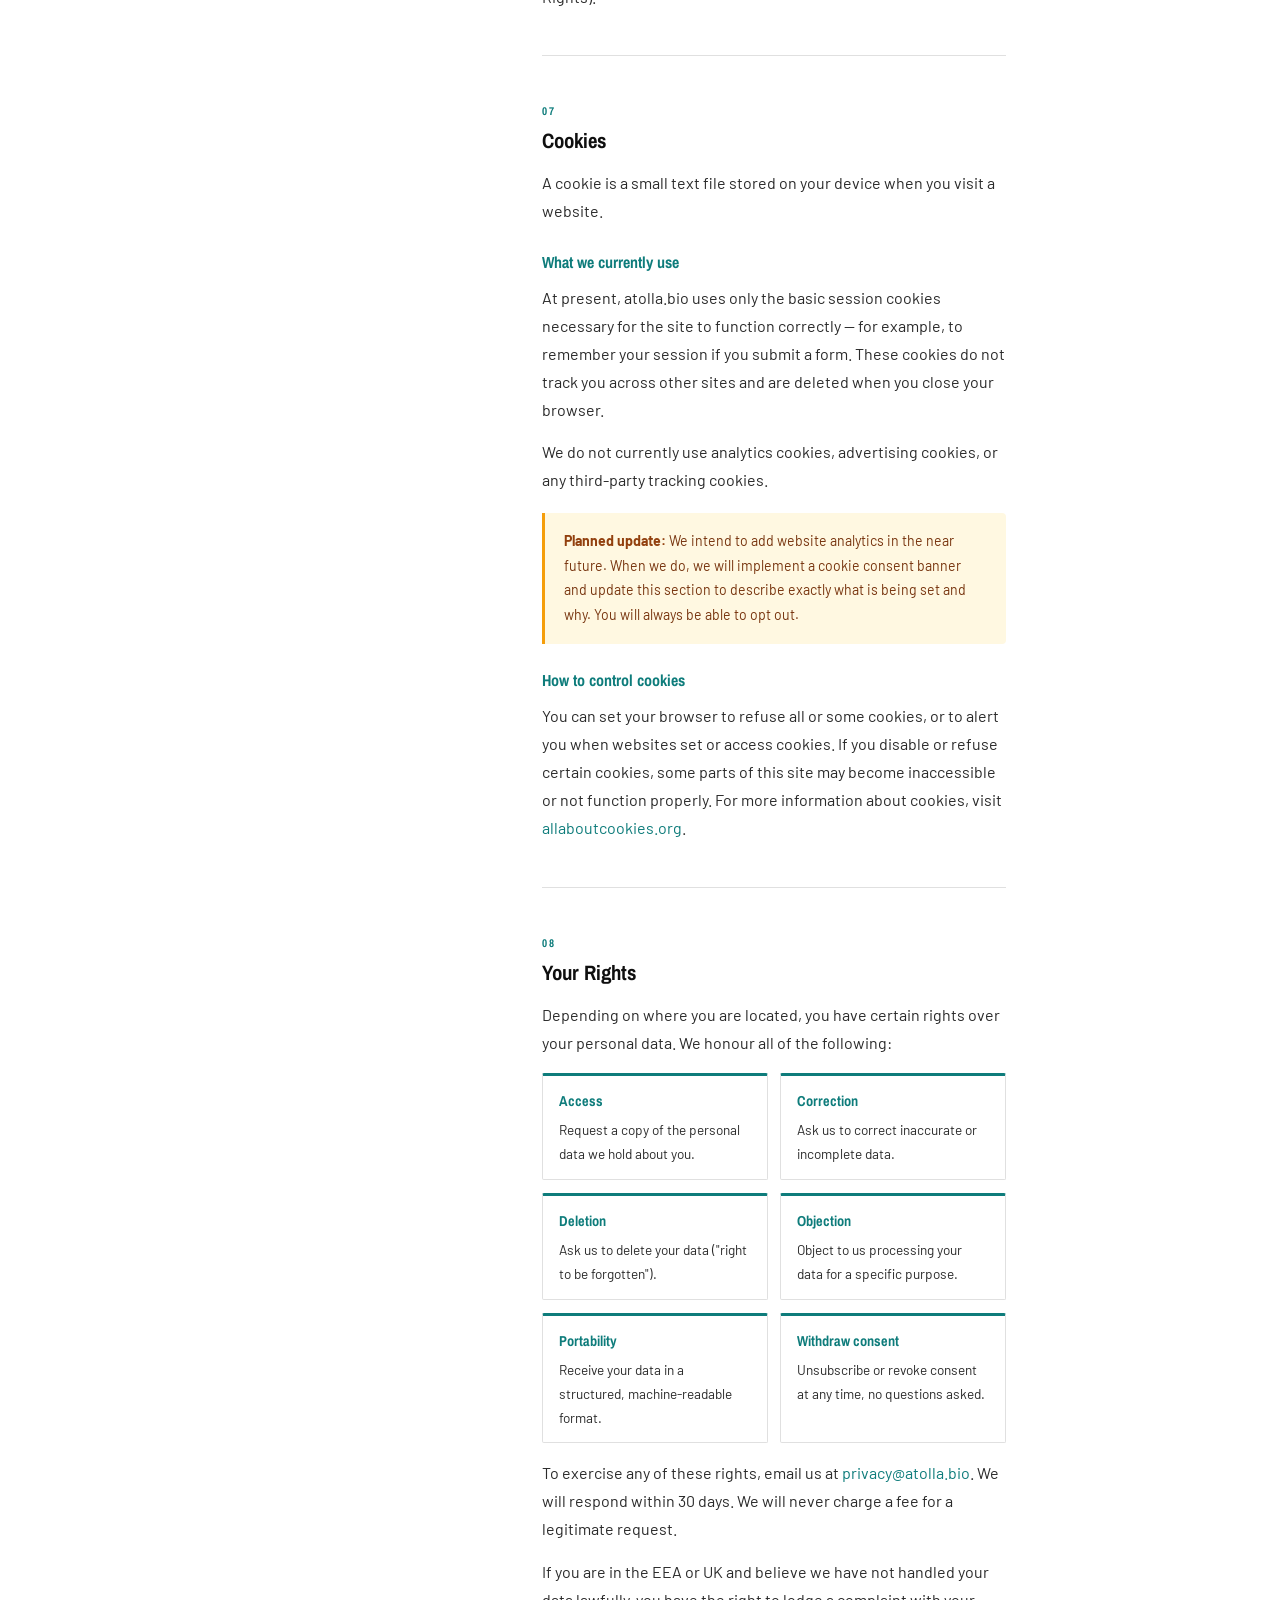
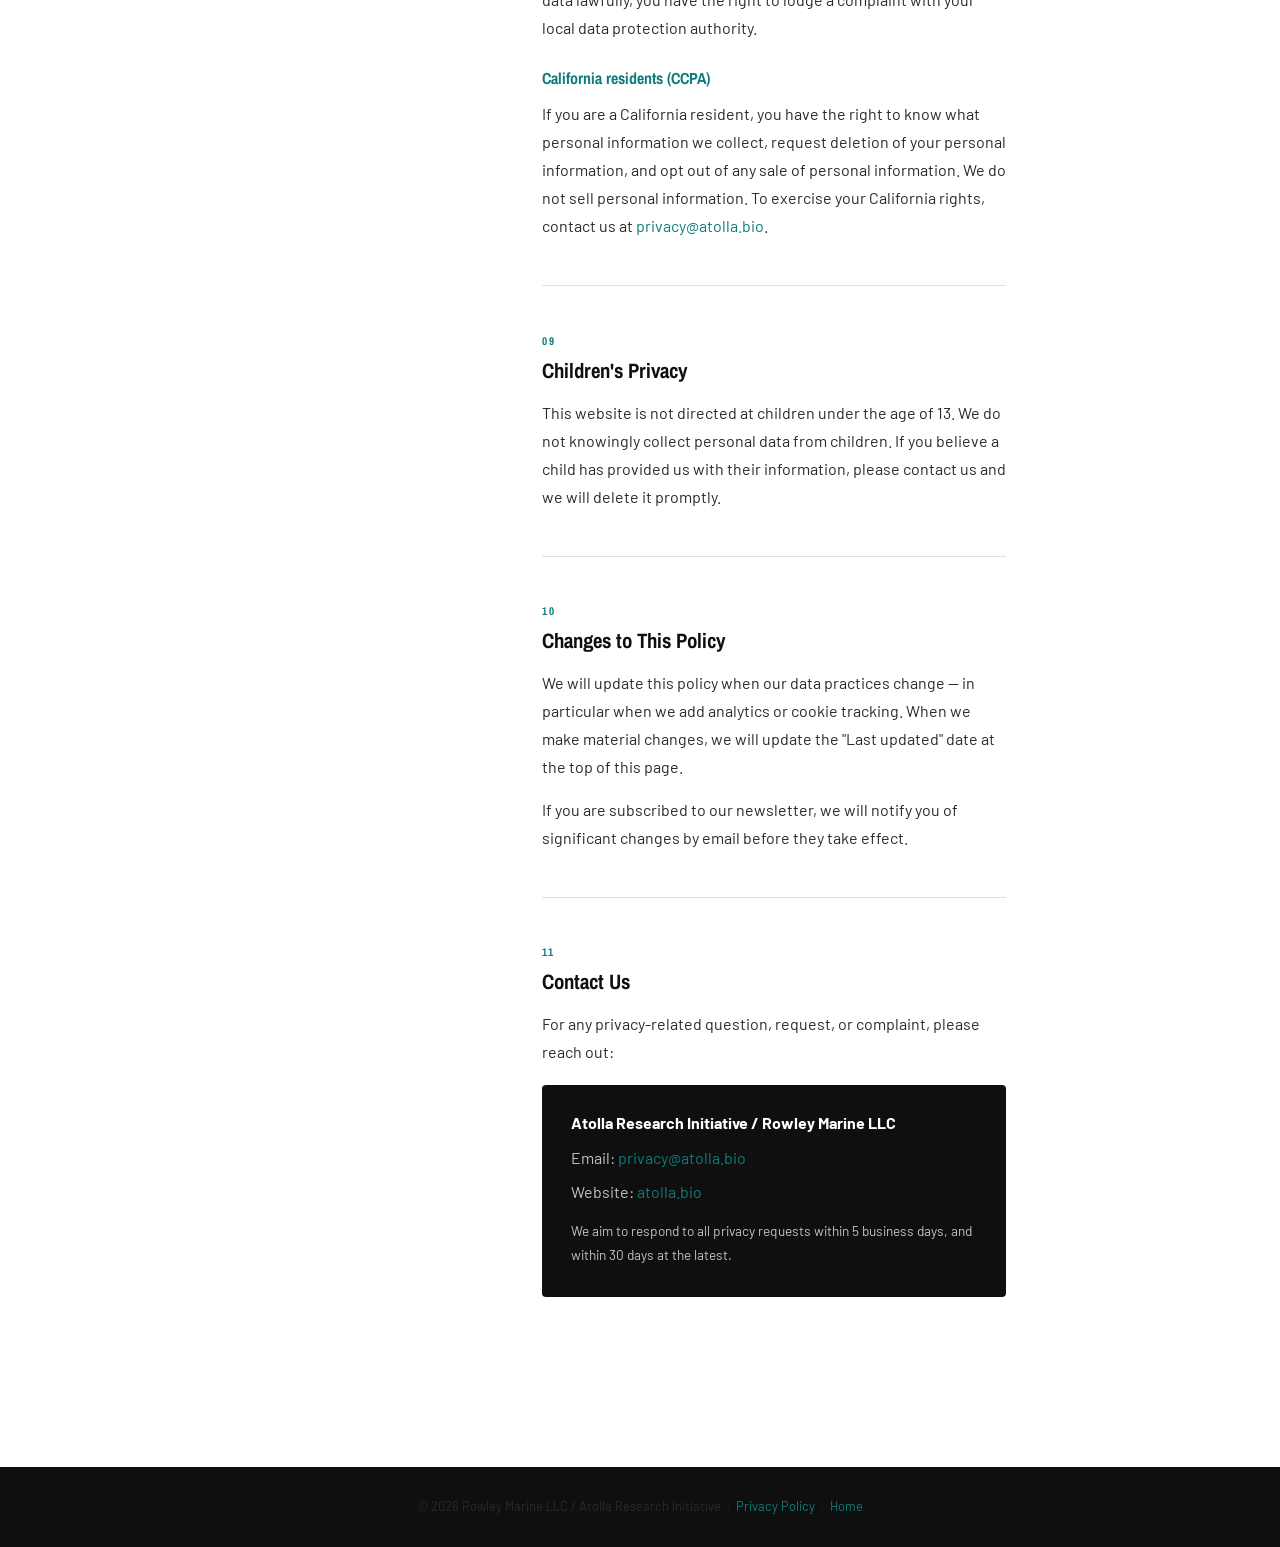
<file: legals/privacy-policy.html>
<!DOCTYPE html>
<html lang="en">
<head>
  <meta charset="UTF-8" />
  <meta name="viewport" content="width=device-width, initial-scale=1.0" />
  <title>Privacy Policy — Atolla Research Initiative</title>
  <link rel="preconnect" href="https://fonts.googleapis.com" />
  <link rel="preconnect" href="https://fonts.gstatic.com" crossorigin />
  <link href="https://fonts.googleapis.com/css2?family=Archivo+Narrow:ital,wght@0,400;0,600;0,700;1,400&family=Barlow:wght@300;400;500&display=swap" rel="stylesheet" />
  <style>
    *, *::before, *::after { box-sizing: border-box; margin: 0; padding: 0; }

    :root {
      --teal:    #0e7c7b;
      --teal-dk: #0a5e5d;
      --teal-lt: #e6f4f4;
      --black:   #0f0f0f;
      --grey:    #f5f5f5;
      --mid:     #6b7280;
      --border:  #e0e0e0;
      --white:   #ffffff;
    }

    html { scroll-behavior: smooth; }

    body {
      font-family: 'Barlow', sans-serif;
      font-weight: 400;
      color: var(--black);
      background: var(--white);
      line-height: 1.75;
      font-size: 16px;
    }

    /* ── Nav ──────────────────────────────────────────────────── */
    nav {
      position: sticky;
      top: 0;
      z-index: 100;
      background: var(--black);
      display: flex;
      align-items: center;
      justify-content: space-between;
      padding: 0 2.5rem;
      height: 60px;
    }
    .nav-brand {
      font-family: 'Archivo Narrow', sans-serif;
      font-weight: 700;
      font-size: 1.1rem;
      color: var(--white);
      text-decoration: none;
      letter-spacing: 0.08em;
      text-transform: uppercase;
    }
    .nav-brand span { color: var(--teal); }
    .nav-back {
      font-family: 'Barlow', sans-serif;
      font-size: 0.85rem;
      color: var(--mid);
      text-decoration: none;
      transition: color 0.2s;
    }
    .nav-back:hover { color: var(--white); }

    /* ── Hero strip ───────────────────────────────────────────── */
    .hero {
      background: var(--teal);
      padding: 3.5rem 2.5rem 2.5rem;
      text-align: center;
    }
    .hero-label {
      font-family: 'Archivo Narrow', sans-serif;
      font-size: 0.75rem;
      font-weight: 600;
      letter-spacing: 0.18em;
      text-transform: uppercase;
      color: rgba(255,255,255,0.65);
      margin-bottom: 0.6rem;
    }
    .hero h1 {
      font-family: 'Archivo Narrow', sans-serif;
      font-size: clamp(1.8rem, 4vw, 2.6rem);
      font-weight: 700;
      color: var(--white);
      line-height: 1.15;
      margin-bottom: 1rem;
    }
    .hero-meta {
      font-size: 0.9rem;
      color: rgba(255,255,255,0.7);
    }

    /* ── Layout ───────────────────────────────────────────────── */
    .container {
      max-width: 780px;
      margin: 0 auto;
      padding: 0 1.5rem;
    }

    .layout {
      display: grid;
      grid-template-columns: 220px 1fr;
      gap: 3rem;
      align-items: start;
      padding: 3.5rem 0 5rem;
    }

    @media (max-width: 720px) {
      .layout { grid-template-columns: 1fr; }
      .toc { display: none; }
    }

    /* ── TOC ──────────────────────────────────────────────────── */
    .toc {
      position: sticky;
      top: 80px;
      border-left: 2px solid var(--teal);
      padding-left: 1rem;
    }
    .toc-title {
      font-family: 'Archivo Narrow', sans-serif;
      font-size: 0.7rem;
      font-weight: 700;
      letter-spacing: 0.15em;
      text-transform: uppercase;
      color: var(--mid);
      margin-bottom: 0.8rem;
    }
    .toc a {
      display: block;
      font-size: 0.82rem;
      color: var(--mid);
      text-decoration: none;
      padding: 0.25rem 0;
      transition: color 0.15s;
      line-height: 1.4;
    }
    .toc a:hover { color: var(--teal); }

    /* ── Content ──────────────────────────────────────────────── */
    .content section {
      margin-bottom: 2.8rem;
      padding-bottom: 2.8rem;
      border-bottom: 1px solid var(--border);
    }
    .content section:last-child {
      border-bottom: none;
    }

    .section-num {
      font-family: 'Archivo Narrow', sans-serif;
      font-size: 0.7rem;
      font-weight: 700;
      letter-spacing: 0.16em;
      text-transform: uppercase;
      color: var(--teal);
      margin-bottom: 0.4rem;
    }

    h2 {
      font-family: 'Archivo Narrow', sans-serif;
      font-size: 1.3rem;
      font-weight: 700;
      color: var(--black);
      margin-bottom: 1rem;
      line-height: 1.25;
    }

    h3 {
      font-family: 'Archivo Narrow', sans-serif;
      font-size: 1rem;
      font-weight: 700;
      color: var(--teal);
      margin: 1.4rem 0 0.5rem;
    }

    p { margin-bottom: 0.9rem; color: #2a2a2a; }
    p:last-child { margin-bottom: 0; }

    ul, ol {
      padding-left: 1.4rem;
      margin-bottom: 0.9rem;
    }
    li { margin-bottom: 0.35rem; color: #2a2a2a; }

    a { color: var(--teal); text-decoration: none; }
    a:hover { text-decoration: underline; }

    /* ── Callout boxes ────────────────────────────────────────── */
    .callout {
      background: var(--teal-lt);
      border-left: 3px solid var(--teal);
      padding: 1rem 1.2rem;
      border-radius: 0 4px 4px 0;
      margin: 1.2rem 0;
      font-size: 0.92rem;
    }
    .callout strong { color: var(--teal); }

    .callout-pending {
      background: #fff8e1;
      border-left: 3px solid #f59e0b;
      padding: 1rem 1.2rem;
      border-radius: 0 4px 4px 0;
      margin: 1.2rem 0;
      font-size: 0.88rem;
      color: #78350f;
    }
    .callout-pending strong { color: #92400e; }

    /* ── Table ────────────────────────────────────────────────── */
    table {
      width: 100%;
      border-collapse: collapse;
      margin: 1rem 0;
      font-size: 0.9rem;
    }
    th {
      background: var(--teal);
      color: var(--white);
      font-family: 'Archivo Narrow', sans-serif;
      font-weight: 700;
      text-align: left;
      padding: 0.6rem 0.9rem;
      font-size: 0.85rem;
      letter-spacing: 0.04em;
    }
    td {
      padding: 0.55rem 0.9rem;
      border-bottom: 1px solid var(--border);
      vertical-align: top;
    }
    tr:nth-child(even) td { background: var(--grey); }

    /* ── Rights grid ──────────────────────────────────────────── */
    .rights-grid {
      display: grid;
      grid-template-columns: 1fr 1fr;
      gap: 0.8rem;
      margin: 1rem 0;
    }
    @media (max-width: 500px) { .rights-grid { grid-template-columns: 1fr; } }
    .right-card {
      border: 1px solid var(--border);
      border-top: 3px solid var(--teal);
      padding: 0.8rem 1rem;
      border-radius: 2px;
    }
    .right-card strong {
      display: block;
      font-family: 'Archivo Narrow', sans-serif;
      font-size: 0.9rem;
      font-weight: 700;
      color: var(--teal);
      margin-bottom: 0.3rem;
    }
    .right-card p { font-size: 0.85rem; margin: 0; }

    /* ── Contact block ────────────────────────────────────────── */
    .contact-block {
      background: var(--black);
      color: var(--white);
      padding: 1.5rem 1.8rem;
      border-radius: 4px;
      margin-top: 1.2rem;
    }
    .contact-block p { color: rgba(255,255,255,0.75); margin-bottom: 0.4rem; }
    .contact-block a { color: var(--teal); }
    .contact-block strong { color: var(--white); }

    /* ── Footer ───────────────────────────────────────────────── */
    footer {
      background: var(--black);
      color: rgba(255,255,255,0.45);
      text-align: center;
      padding: 1.8rem;
      font-size: 0.8rem;
    }
    footer a { color: var(--teal); text-decoration: none; }
  </style>
</head>
<body>

<!-- Nav -->
<nav>
  <a class="nav-brand" href="/">Atolla <span>Research</span></a>
  <a class="nav-back" href="/">← Back to site</a>
</nav>

<!-- Hero -->
<div class="hero">
  <div class="hero-label">Legal</div>
  <h1>Privacy Policy</h1>
  <p class="hero-meta">Atolla Research Initiative &nbsp;·&nbsp; Last updated: June 2026</p>
</div>

<!-- Body -->
<div class="container">
  <div class="layout">

    <!-- Table of contents -->
    <aside class="toc">
      <div class="toc-title">On this page</div>
      <a href="#who-we-are">Who we are</a>
      <a href="#what-we-collect">What we collect</a>
      <a href="#how-we-use">How we use it</a>
      <a href="#storage">Storage &amp; security</a>
      <a href="#sharing">Sharing</a>
      <a href="#retention">Retention</a>
      <a href="#cookies">Cookies</a>
      <a href="#your-rights">Your rights</a>
      <a href="#children">Children</a>
      <a href="#changes">Changes</a>
      <a href="#contact">Contact us</a>
    </aside>

    <!-- Main content -->
    <main class="content">

      <!-- Intro -->
      <section id="intro">
        <p>This Privacy Policy explains how <strong>Atolla Research Initiative</strong>, operated by Rowley Marine LLC ("Atolla", "we", "us", or "our"), collects, uses, and protects information when you visit <strong>atolla.bio</strong> or interact with us.</p>
        <p>We collect the minimum data necessary to operate this site. We do not sell your data. We do not share it with advertisers. This policy is written in plain English — if something is unclear, <a href="#contact">contact us</a>.</p>
        <div class="callout">
          <strong>Our baseline:</strong> If you only browse this website and do not submit any form, we do not collect any personally identifiable information about you.
        </div>
      </section>

      <!-- 1. Who we are -->
      <section id="who-we-are">
        <div class="section-num">01</div>
        <h2>Who We Are</h2>
        <p><strong>Atolla Research Initiative</strong> is a mesophotic reef science and data programme operated by Rowley Marine LLC, led by Dr Sonia J Rowley. Our research focuses on coral ecosystems at depths of 30–200 metres across the Indo-Pacific.</p>
        <p>For the purposes of data protection law, the data controller is:</p>
        <div class="contact-block">
          <p><strong>Rowley Marine LLC / Atolla Research Initiative</strong></p>
          <p>Email: <a href="mailto:privacy@atolla.bio">privacy@atolla.bio</a></p>
          <p>Website: <a href="https://atolla.bio">atolla.bio</a></p>
        </div>
      </section>

      <!-- 2. What we collect -->
      <section id="what-we-collect">
        <div class="section-num">02</div>
        <h2>What We Collect</h2>
        <p>We currently collect personal data in two ways:</p>

        <h3>Newsletter sign-up</h3>
        <p>When you subscribe to our newsletter via the sign-up form on the site, we collect:</p>
        <ul>
          <li>Your email address</li>
        </ul>
        <p>We do not require your name to subscribe. Providing your email is entirely voluntary.</p>

        <h3>Contact form</h3>
        <p>When you send us a message via the contact form, we collect:</p>
        <ul>
          <li>Your name</li>
          <li>Your email address</li>
          <li>The content of your message</li>
          <li>Any additional information you choose to include</li>
        </ul>

        <h3>Technical data (automatic)</h3>
        <p>Like most websites, our hosting infrastructure may automatically log basic technical data when you visit, including your approximate IP address, browser type, and the pages you view. This data is used solely for server security and uptime monitoring. It is not linked to any personal profile.</p>

        <div class="callout-pending">
          <strong>Coming soon:</strong> We plan to add website analytics (to understand how visitors use the site) and may introduce functional cookies. When we do, this policy will be updated and you will be given the opportunity to consent. Until then, we do not use analytics or tracking cookies.
        </div>

        <table>
          <thead>
            <tr>
              <th>Data type</th>
              <th>When collected</th>
              <th>Required?</th>
            </tr>
          </thead>
          <tbody>
            <tr>
              <td>Email address</td>
              <td>Newsletter sign-up</td>
              <td>Yes (to send newsletters)</td>
            </tr>
            <tr>
              <td>Name, email, message</td>
              <td>Contact form submission</td>
              <td>Yes (to reply to you)</td>
            </tr>
            <tr>
              <td>IP address, browser type</td>
              <td>Automatically on each visit</td>
              <td>Automatic (server logs)</td>
            </tr>
          </tbody>
        </table>
      </section>

      <!-- 3. How we use it -->
      <section id="how-we-use">
        <div class="section-num">03</div>
        <h2>How We Use Your Information</h2>
        <p>We use your information only for the purpose for which you provided it:</p>
        <ul>
          <li><strong>Email address (newsletter):</strong> To send you updates about Atolla's research, expeditions, and publications. Each email includes a one-click unsubscribe link.</li>
          <li><strong>Contact form data:</strong> To respond to your inquiry. We do not add you to any mailing list based on a contact form submission unless you explicitly request it.</li>
          <li><strong>Server logs:</strong> To maintain site security and diagnose technical issues. Not used for any profiling or marketing purpose.</li>
        </ul>
        <p>We will never use your data to send unsolicited commercial messages, share it with advertisers, or build profiles for targeting purposes.</p>

        <h3>Legal basis (GDPR)</h3>
        <p>If you are located in the European Economic Area or United Kingdom, our legal basis for processing your data is:</p>
        <ul>
          <li><strong>Consent</strong> — for newsletter subscriptions. You can withdraw consent at any time by unsubscribing.</li>
          <li><strong>Legitimate interests</strong> — for contact form responses (replying to someone who contacts us) and server security logging.</li>
        </ul>
      </section>

      <!-- 4. Storage & security -->
      <section id="storage">
        <div class="section-num">04</div>
        <h2>Storage &amp; Security</h2>
        <p>Your data is stored on secure servers. We take reasonable technical and organisational measures to protect it against unauthorised access, loss, or disclosure.</p>
        <p>Newsletter email addresses are stored with our email service provider. Contact form submissions are received by email and stored in our operational email inbox. Neither is shared with third parties beyond what is described in Section 5 below.</p>
        <p>No method of transmission over the internet is 100% secure. While we do our best to protect your data, we cannot guarantee absolute security.</p>
      </section>

      <!-- 5. Sharing -->
      <section id="sharing">
        <div class="section-num">05</div>
        <h2>Sharing Your Data</h2>
        <p>We do not sell, rent, or trade your personal data. We share it only in the following limited circumstances:</p>
        <ul>
          <li><strong>Service providers:</strong> We use third-party tools to operate the site and send newsletters (for example, an email service provider). These providers are contractually restricted from using your data for any purpose other than providing their service to us.</li>
          <li><strong>Legal requirements:</strong> We may disclose your data if required to do so by law, court order, or to protect the rights and safety of Atolla, its team, or the public.</li>
          <li><strong>Business transfer:</strong> If Atolla Research Initiative or Rowley Marine LLC is transferred or restructured, your data may be transferred as part of that transaction. You will be notified in advance if this occurs.</li>
        </ul>
        <p>In all other cases, we ask for your explicit consent before sharing.</p>
      </section>

      <!-- 6. Retention -->
      <section id="retention">
        <div class="section-num">06</div>
        <h2>How Long We Keep Your Data</h2>
        <table>
          <thead>
            <tr>
              <th>Data type</th>
              <th>Retention period</th>
            </tr>
          </thead>
          <tbody>
            <tr>
              <td>Newsletter email address</td>
              <td>Until you unsubscribe, then deleted within 30 days</td>
            </tr>
            <tr>
              <td>Contact form submissions</td>
              <td>Up to 2 years, then deleted unless ongoing correspondence requires otherwise</td>
            </tr>
            <tr>
              <td>Server access logs</td>
              <td>Up to 90 days, then automatically deleted</td>
            </tr>
          </tbody>
        </table>
        <p>You can request earlier deletion at any time — see Section 8 (Your Rights).</p>
      </section>

      <!-- 7. Cookies -->
      <section id="cookies">
        <div class="section-num">07</div>
        <h2>Cookies</h2>
        <p>A cookie is a small text file stored on your device when you visit a website.</p>

        <h3>What we currently use</h3>
        <p>At present, atolla.bio uses only the basic session cookies necessary for the site to function correctly — for example, to remember your session if you submit a form. These cookies do not track you across other sites and are deleted when you close your browser.</p>
        <p>We do not currently use analytics cookies, advertising cookies, or any third-party tracking cookies.</p>

        <div class="callout-pending">
          <strong>Planned update:</strong> We intend to add website analytics in the near future. When we do, we will implement a cookie consent banner and update this section to describe exactly what is being set and why. You will always be able to opt out.
        </div>

        <h3>How to control cookies</h3>
        <p>You can set your browser to refuse all or some cookies, or to alert you when websites set or access cookies. If you disable or refuse certain cookies, some parts of this site may become inaccessible or not function properly. For more information about cookies, visit <a href="https://www.allaboutcookies.org" target="_blank" rel="noopener">allaboutcookies.org</a>.</p>
      </section>

      <!-- 8. Your rights -->
      <section id="your-rights">
        <div class="section-num">08</div>
        <h2>Your Rights</h2>
        <p>Depending on where you are located, you have certain rights over your personal data. We honour all of the following:</p>
        <div class="rights-grid">
          <div class="right-card">
            <strong>Access</strong>
            <p>Request a copy of the personal data we hold about you.</p>
          </div>
          <div class="right-card">
            <strong>Correction</strong>
            <p>Ask us to correct inaccurate or incomplete data.</p>
          </div>
          <div class="right-card">
            <strong>Deletion</strong>
            <p>Ask us to delete your data ("right to be forgotten").</p>
          </div>
          <div class="right-card">
            <strong>Objection</strong>
            <p>Object to us processing your data for a specific purpose.</p>
          </div>
          <div class="right-card">
            <strong>Portability</strong>
            <p>Receive your data in a structured, machine-readable format.</p>
          </div>
          <div class="right-card">
            <strong>Withdraw consent</strong>
            <p>Unsubscribe or revoke consent at any time, no questions asked.</p>
          </div>
        </div>
        <p>To exercise any of these rights, email us at <a href="mailto:privacy@atolla.bio">privacy@atolla.bio</a>. We will respond within 30 days. We will never charge a fee for a legitimate request.</p>
        <p>If you are in the EEA or UK and believe we have not handled your data lawfully, you have the right to lodge a complaint with your local data protection authority.</p>

        <h3>California residents (CCPA)</h3>
        <p>If you are a California resident, you have the right to know what personal information we collect, request deletion of your personal information, and opt out of any sale of personal information. We do not sell personal information. To exercise your California rights, contact us at <a href="mailto:privacy@atolla.bio">privacy@atolla.bio</a>.</p>
      </section>

      <!-- 9. Children -->
      <section id="children">
        <div class="section-num">09</div>
        <h2>Children's Privacy</h2>
        <p>This website is not directed at children under the age of 13. We do not knowingly collect personal data from children. If you believe a child has provided us with their information, please contact us and we will delete it promptly.</p>
      </section>

      <!-- 10. Changes -->
      <section id="changes">
        <div class="section-num">10</div>
        <h2>Changes to This Policy</h2>
        <p>We will update this policy when our data practices change — in particular when we add analytics or cookie tracking. When we make material changes, we will update the "Last updated" date at the top of this page.</p>
        <p>If you are subscribed to our newsletter, we will notify you of significant changes by email before they take effect.</p>
      </section>

      <!-- 11. Contact -->
      <section id="contact">
        <div class="section-num">11</div>
        <h2>Contact Us</h2>
        <p>For any privacy-related question, request, or complaint, please reach out:</p>
        <div class="contact-block">
          <p><strong>Atolla Research Initiative / Rowley Marine LLC</strong></p>
          <p>Email: <a href="mailto:privacy@atolla.bio">privacy@atolla.bio</a></p>
          <p>Website: <a href="https://atolla.bio">atolla.bio</a></p>
          <p style="margin-top:0.8rem; font-size:0.85rem;">We aim to respond to all privacy requests within 5 business days, and within 30 days at the latest.</p>
        </div>
      </section>

    </main>
  </div>
</div>

<!-- Footer -->
<footer>
  <p>&copy; 2026 Rowley Marine LLC / Atolla Research Initiative &nbsp;·&nbsp;
    <a href="/privacy">Privacy Policy</a> &nbsp;·&nbsp;
    <a href="/">Home</a>
  </p>
</footer>

</body>
</html>
</file>
